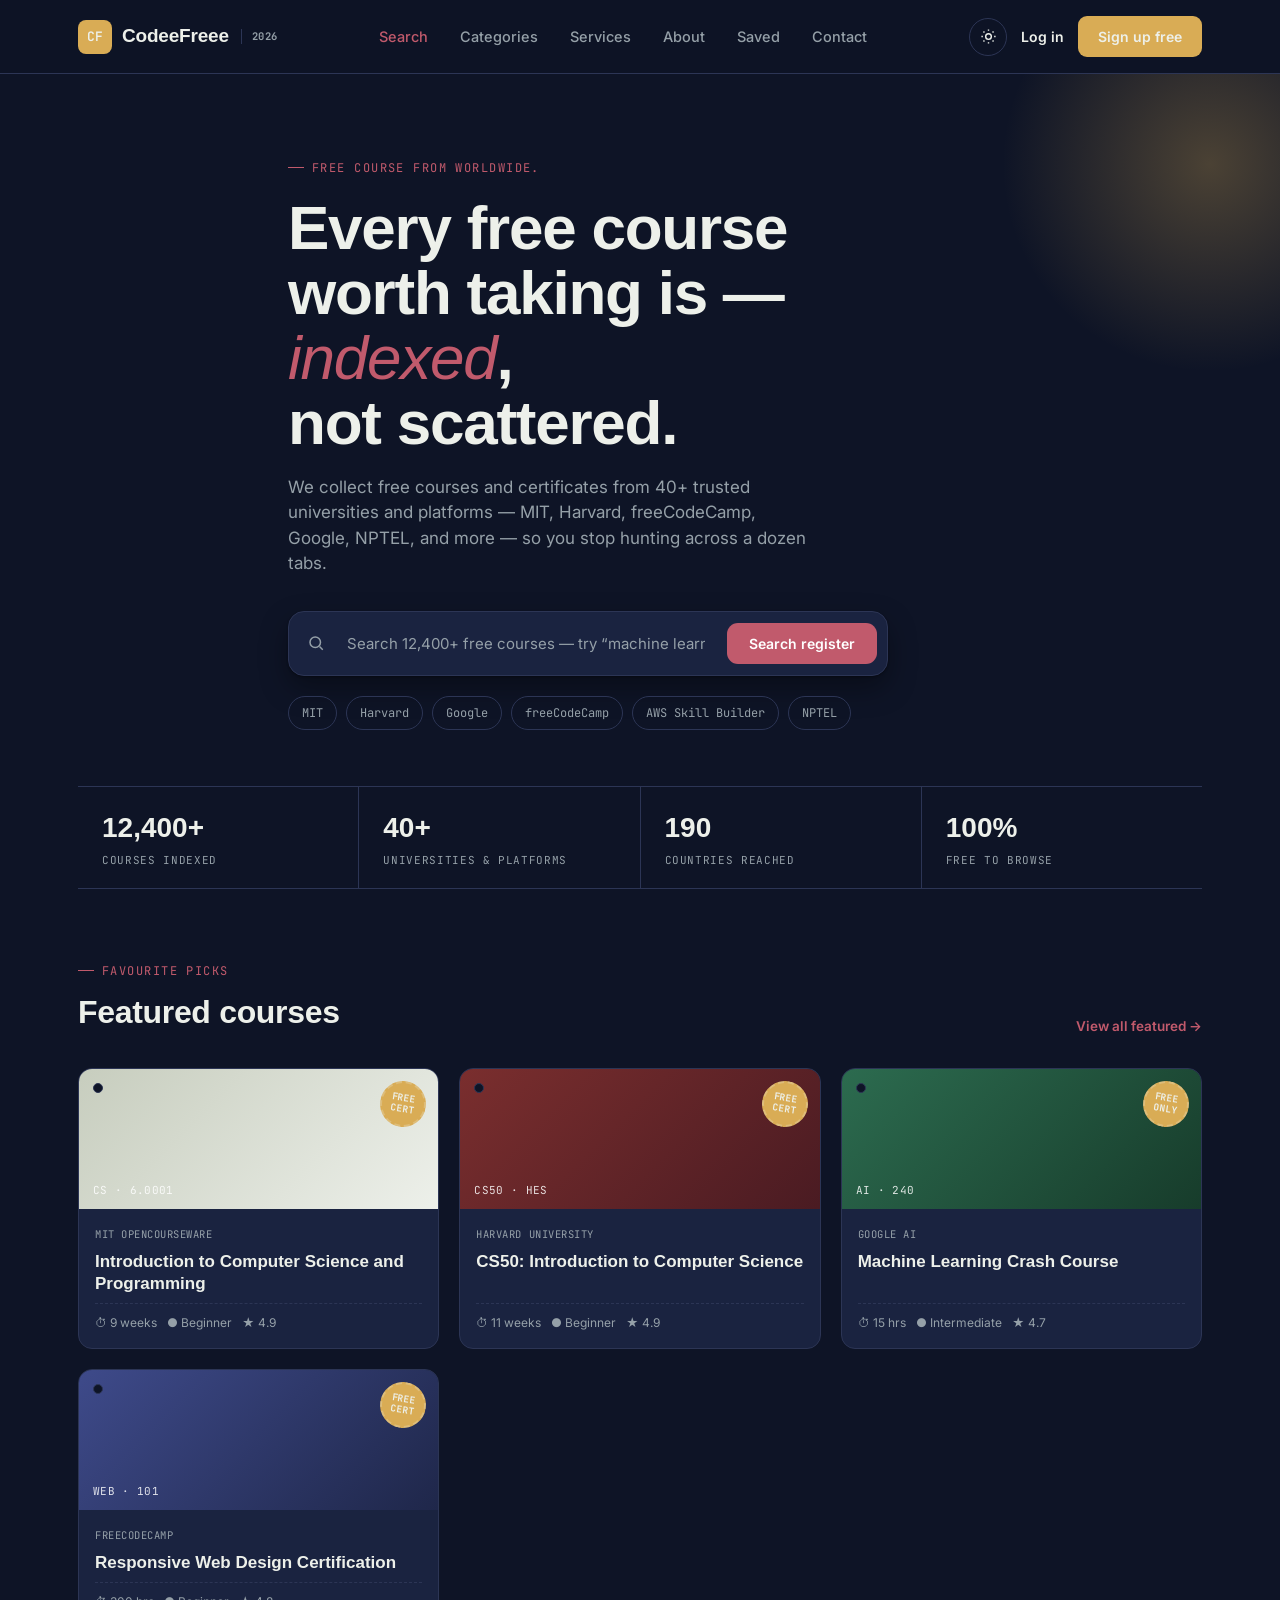
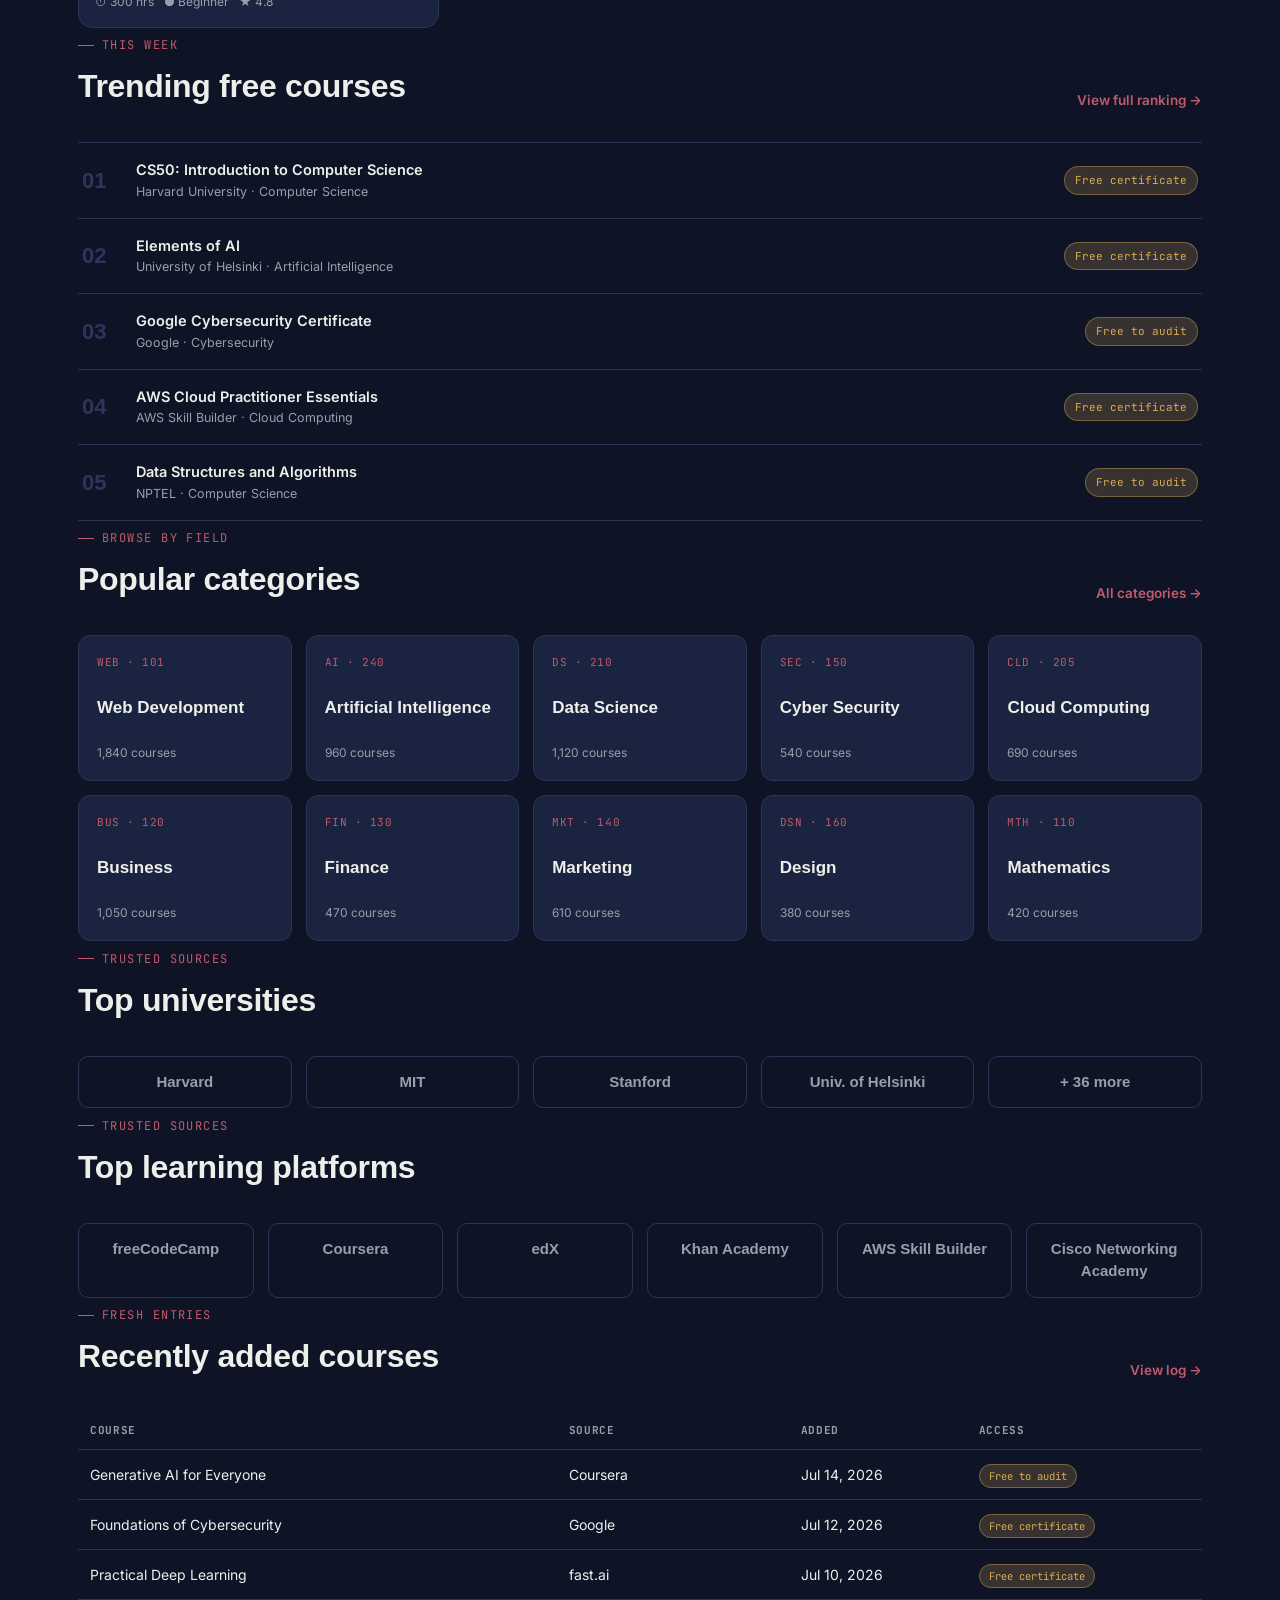
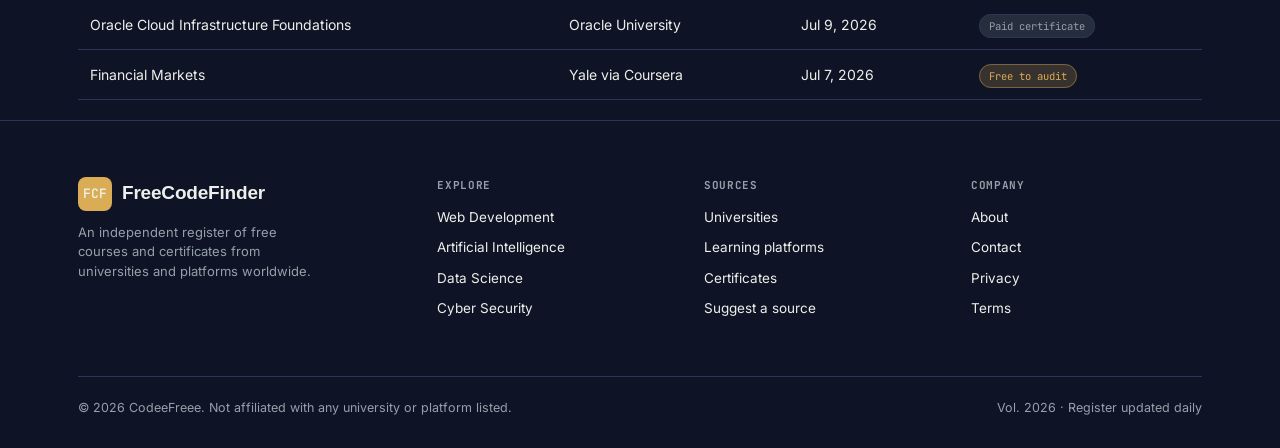
<file: index.html>
<!DOCTYPE html>
<html lang="en" data-theme="dark">
<head>
<meta charset="UTF-8">
<meta name="viewport" content="width=device-width, initial-scale=1.0">
<title>CoodeFree — The World Course Register</title>
<link rel="preconnect" href="https://fonts.googleapis.com">
<link rel="preconnect" href="https://fonts.gstatic.com" crossorigin>
<link href="https://fonts.googleapis.com/css2?family=Fraunces:opsz,wght@9..144,400;9..144,500;9..144,600;9..144,700&family=Inter:wght@400;500;600;700&family=JetBrains+Mono:wght@400;500;600&display=swap" rel="stylesheet">
<link rel="stylesheet" href="style.css">
</head>
<body>

<header class="nav">
  <div class="nav-row">
    <div class="brand">
      <div class="brand-mark">CF</div>
      <span class="brand-word">CodeeFreee</span>
      <span class="brand-tag">2026</span>
    </div>
    <nav class="nav-links">
      <a href="index.html" style="color:var(--crimson)">Search</a>
      <a href="#categories">Categories</a>
      <a href="services.html">Services</a>
      <a href="about.html">About</a>
      <a href="saved.html">Saved</a>
      <a href="contact.html">Contact</a>
    </nav>
    <div class="nav-actions">
      <button class="theme-toggle" id="themeToggle" aria-label="Toggle dark mode">
        <svg id="iconSun" viewBox="0 0 24 24" fill="none" stroke="currentColor" stroke-width="2"><circle cx="12" cy="12" r="4"/><path d="M12 2v2M12 20v2M4.9 4.9l1.4 1.4M17.7 17.7l1.4 1.4M2 12h2M20 12h2M4.9 19.1l1.4-1.4M17.7 6.3l1.4-1.4"/></svg>
      </button>
      <a href="login.html" class="btn-ghost">Log in</a>
      <a href="login.html" class="btn btn-primary">Sign up free</a>
      <button class="mobile-toggle" aria-label="Menu">
        <svg width="20" height="20" viewBox="0 0 24 24" fill="none" stroke="currentColor" stroke-width="2"><path d="M3 6h18M3 12h18M3 18h18"/></svg>
      </button>
    </div>
  </div>
</header>

<main>
  <!-- HERO -->
  <section class="hero">
    <div class="wrap hero-inner">
      <span class="eyebrow">Free Course From Worldwide.</span>
      <h1>Every free course<br>worth taking is — <em>indexed</em>,<br>not scattered.</h1>
      <p class="lead">We collect free courses and certificates from 40+ trusted universities and platforms — MIT, Harvard, freeCodeCamp, Google, NPTEL, and more — so you stop hunting across a dozen tabs.</p>

      <div class="search-panel">
        <svg width="18" height="18" viewBox="0 0 24 24" fill="none" stroke="currentColor" stroke-width="2" style="margin-left:8px;flex-shrink:0;color:var(--text-secondary)"><circle cx="11" cy="11" r="7"/><path d="M21 21l-4.3-4.3"/></svg>
        <input type="text" placeholder="Search 12,400+ free courses — try “machine learning”">
        <button>Search register</button>
      </div>

      <div class="chip-row">
        <span class="chip">MIT</span>
        <span class="chip">Harvard</span>
        <span class="chip">Google</span>
        <span class="chip">freeCodeCamp</span>
        <span class="chip">AWS Skill Builder</span>
        <span class="chip">NPTEL</span>
      </div>
    </div>

    <div class="wrap">
      <div class="ledger-strip reveal">
        <div class="ledger-stat"><div class="num">12,400+</div><div class="label">Courses indexed</div></div>
        <div class="ledger-stat"><div class="num">40+</div><div class="label">Universities &amp; platforms</div></div>
        <div class="ledger-stat"><div class="num">190</div><div class="label">Countries reached</div></div>
        <div class="ledger-stat"><div class="num">100%</div><div class="label">Free to browse</div></div>
      </div>
    </div>
  </section>

  <!-- FEATURED COURSES -->
  <section class="wrap">
    <div class="section-head reveal">
      <div>
        <span class="eyebrow">Favourite picks</span>
        <h2>Featured courses</h2>
      </div>
      <a href="#" class="section-link">View all featured →</a>
    </div>
    <div class="card-grid reveal">
      <article class="index-card">
        <div class="card-media"><span class="card-code">CS · 6.0001</span><div class="seal">FREE<br>CERT</div></div>
        <div class="card-body">
          <span class="card-source">MIT OpenCourseWare</span>
          <span class="card-title">Introduction to Computer Science and Programming</span>
          <div class="card-meta"><span>⏱ 9 weeks</span><span>● Beginner</span><span>★ 4.9</span></div>
        </div>
      </article>
      <article class="index-card">
        <div class="card-media" style="background:linear-gradient(135deg,#7A2E2E,#4A1B22)"><span class="card-code">CS50 · HES</span><div class="seal">FREE<br>CERT</div></div>
        <div class="card-body">
          <span class="card-source">Harvard University</span>
          <span class="card-title">CS50: Introduction to Computer Science</span>
          <div class="card-meta"><span>⏱ 11 weeks</span><span>● Beginner</span><span>★ 4.9</span></div>
        </div>
      </article>
      <article class="index-card">
        <div class="card-media" style="background:linear-gradient(135deg,#2C6B4F,#173C2B)"><span class="card-code">AI · 240</span><div class="seal">FREE<br>ONLY</div></div>
        <div class="card-body">
          <span class="card-source">Google AI</span>
          <span class="card-title">Machine Learning Crash Course</span>
          <div class="card-meta"><span>⏱ 15 hrs</span><span>● Intermediate</span><span>★ 4.7</span></div>
        </div>
      </article>
      <article class="index-card">
        <div class="card-media" style="background:linear-gradient(135deg,#3E4A8A,#1F274A)"><span class="card-code">WEB · 101</span><div class="seal">FREE<br>CERT</div></div>
        <div class="card-body">
          <span class="card-source">freeCodeCamp</span>
          <span class="card-title">Responsive Web Design Certification</span>
          <div class="card-meta"><span>⏱ 300 hrs</span><span>● Beginner</span><span>★ 4.8</span></div>
        </div>
      </article>
    </div>
  </section>

  <!-- TRENDING -->
  <section class="wrap">
    <div class="section-head reveal">
      <div><span class="eyebrow">This week</span><h2>Trending free courses</h2></div>
      <a href="#" class="section-link">View full ranking →</a>
    </div>
    <div class="trend-list reveal">
      <div class="trend-row">
        <span class="trend-rank">01</span>
        <div class="trend-info"><div class="trend-title">CS50: Introduction to Computer Science</div><div class="trend-sub">Harvard University · Computer Science</div></div>
        <span class="trend-badge">Free certificate</span>
      </div>
      <div class="trend-row">
        <span class="trend-rank">02</span>
        <div class="trend-info"><div class="trend-title">Elements of AI</div><div class="trend-sub">University of Helsinki · Artificial Intelligence</div></div>
        <span class="trend-badge">Free certificate</span>
      </div>
      <div class="trend-row">
        <span class="trend-rank">03</span>
        <div class="trend-info"><div class="trend-title">Google Cybersecurity Certificate</div><div class="trend-sub">Google · Cybersecurity</div></div>
        <span class="trend-badge">Free to audit</span>
      </div>
      <div class="trend-row">
        <span class="trend-rank">04</span>
        <div class="trend-info"><div class="trend-title">AWS Cloud Practitioner Essentials</div><div class="trend-sub">AWS Skill Builder · Cloud Computing</div></div>
        <span class="trend-badge">Free certificate</span>
      </div>
      <div class="trend-row">
        <span class="trend-rank">05</span>
        <div class="trend-info"><div class="trend-title">Data Structures and Algorithms</div><div class="trend-sub">NPTEL · Computer Science</div></div>
        <span class="trend-badge">Free to audit</span>
      </div>
    </div>
  </section>

  <!-- CATEGORIES -->
  <section class="wrap" id="categories">
    <div class="section-head reveal">
      <div><span class="eyebrow">Browse by field</span><h2>Popular categories</h2></div>
      <a href="#" class="section-link">All categories →</a>
    </div>
    <div class="cat-grid reveal">
      <a class="cat-tile" href="#"><span class="cat-code">WEB · 101</span><span class="cat-name">Web Development</span><span class="cat-count">1,840 courses</span></a>
      <a class="cat-tile" href="#"><span class="cat-code">AI · 240</span><span class="cat-name">Artificial Intelligence</span><span class="cat-count">960 courses</span></a>
      <a class="cat-tile" href="#"><span class="cat-code">DS · 210</span><span class="cat-name">Data Science</span><span class="cat-count">1,120 courses</span></a>
      <a class="cat-tile" href="#"><span class="cat-code">SEC · 150</span><span class="cat-name">Cyber Security</span><span class="cat-count">540 courses</span></a>
      <a class="cat-tile" href="#"><span class="cat-code">CLD · 205</span><span class="cat-name">Cloud Computing</span><span class="cat-count">690 courses</span></a>
      <a class="cat-tile" href="#"><span class="cat-code">BUS · 120</span><span class="cat-name">Business</span><span class="cat-count">1,050 courses</span></a>
      <a class="cat-tile" href="#"><span class="cat-code">FIN · 130</span><span class="cat-name">Finance</span><span class="cat-count">470 courses</span></a>
      <a class="cat-tile" href="#"><span class="cat-code">MKT · 140</span><span class="cat-name">Marketing</span><span class="cat-count">610 courses</span></a>
      <a class="cat-tile" href="#"><span class="cat-code">DSN · 160</span><span class="cat-name">Design</span><span class="cat-count">380 courses</span></a>
      <a class="cat-tile" href="#"><span class="cat-code">MTH · 110</span><span class="cat-name">Mathematics</span><span class="cat-count">420 courses</span></a>
    </div>
  </section>

  <!-- TOP UNIVERSITIES -->
  <section class="wrap">
    <div class="section-head reveal"><div><span class="eyebrow">Trusted sources</span><h2>Top universities</h2></div></div>
    <div class="logo-row reveal">
      <span class="logo-pill">Harvard</span>
      <span class="logo-pill">MIT</span>
      <span class="logo-pill">Stanford</span>
      <span class="logo-pill">Univ. of Helsinki</span>
      <span class="logo-pill">+ 36 more</span>
    </div>
  </section>

  <!-- TOP PLATFORMS -->
  <section class="wrap">
    <div class="section-head reveal"><div><span class="eyebrow">Trusted sources</span><h2>Top learning platforms</h2></div></div>
    <div class="logo-row reveal">
      <span class="logo-pill">freeCodeCamp</span>
      <span class="logo-pill">Coursera</span>
      <span class="logo-pill">edX</span>
      <span class="logo-pill">Khan Academy</span>
      <span class="logo-pill">AWS Skill Builder</span>
      <span class="logo-pill">Cisco Networking Academy</span>
    </div>
  </section>

  <!-- RECENTLY ADDED -->
  <section class="wrap">
    <div class="section-head reveal"><div><span class="eyebrow">Fresh entries</span><h2>Recently added courses</h2></div><a href="#" class="section-link">View log →</a></div>
    <div style="overflow-x:auto;" class="reveal">
      <table class="ledger-table">
        <thead><tr><th>Course</th><th class="hide-sm">Source</th><th class="hide-sm">Added</th><th>Access</th></tr></thead>
        <tbody>
          <tr><td>Generative AI for Everyone</td><td class="hide-sm">Coursera</td><td class="hide-sm">Jul 14, 2026</td><td><span class="tag-free">Free to audit</span></td></tr>
          <tr><td>Foundations of Cybersecurity</td><td class="hide-sm">Google</td><td class="hide-sm">Jul 12, 2026</td><td><span class="tag-free">Free certificate</span></td></tr>
          <tr><td>Practical Deep Learning</td><td class="hide-sm">fast.ai</td><td class="hide-sm">Jul 10, 2026</td><td><span class="tag-free">Free certificate</span></td></tr>
          <tr><td>Oracle Cloud Infrastructure Foundations</td><td class="hide-sm">Oracle University</td><td class="hide-sm">Jul 9, 2026</td><td><span class="tag-paid">Paid certificate</span></td></tr>
          <tr><td>Financial Markets</td><td class="hide-sm">Yale via Coursera</td><td class="hide-sm">Jul 7, 2026</td><td><span class="tag-free">Free to audit</span></td></tr>
        </tbody>
      </table>
    </div>
  </section>


<footer>
  <div class="wrap">
    <div class="footer-grid">
      <div class="footer-brand">
        <div class="brand"><div class="brand-mark">FCF</div><span class="brand-word">FreeCodeFinder</span></div>
        <p>An independent register of free courses and certificates from universities and platforms worldwide.</p>
      </div>
      <div class="footer-col">
        <h4>Explore</h4>
        <ul><li><a href="#">Web Development</a></li><li><a href="#">Artificial Intelligence</a></li><li><a href="#">Data Science</a></li><li><a href="#">Cyber Security</a></li></ul>
      </div>
      <div class="footer-col">
        <h4>Sources</h4>
        <ul><li><a href="#">Universities</a></li><li><a href="#">Learning platforms</a></li><li><a href="#">Certificates</a></li><li><a href="contact.html">Suggest a source</a></li></ul>
      </div>
      <div class="footer-col">
        <h4>Company</h4>
        <ul><li><a href="about.html">About</a></li><li><a href="contact.html">Contact</a></li><li><a href="#">Privacy</a></li><li><a href="#">Terms</a></li></ul>
      </div>
    </div>
    <div class="footer-bottom">
      <span>© 2026 CodeeFreee. Not affiliated with any university or platform listed.</span>
      <span>Vol. 2026 · Register updated daily</span>
    </div>
  </div>
</footer>

<script>
// ===============================
//CodeeFreee - Main Script
// ===============================

document.addEventListener("DOMContentLoaded", () => {

    // =========================
    // Theme Toggle
    // =========================

    const root = document.documentElement;
    const themeBtn = document.getElementById("themeToggle");

    const savedTheme = localStorage.getItem("theme");

    if (savedTheme) {
        root.setAttribute("data-theme", savedTheme);
    }

    themeBtn?.addEventListener("click", () => {

        const current = root.getAttribute("data-theme");

        const next = current === "dark"
            ? "light"
            : "dark";

        root.setAttribute("data-theme", next);

        localStorage.setItem("theme", next);

    });


    // =========================
    // Reveal Animation
    // =========================

    const observer = new IntersectionObserver(entries => {

        entries.forEach(entry => {

            if (entry.isIntersecting) {

                entry.target.classList.add("in");

                observer.unobserve(entry.target);

            }

        });

    }, {
        threshold: 0.15
    });

    document.querySelectorAll(".reveal").forEach(element => {
        observer.observe(element);
    });


    // =========================
    // Mobile Navigation
    // =========================

    const menuBtn = document.querySelector(".mobile-toggle");
    const nav = document.querySelector(".nav-links");

    menuBtn?.addEventListener("click", () => {

        nav.classList.toggle("show");

    });


    // =========================
    // Search Button
    // =========================

    const searchInput = document.querySelector(".search-panel input");
    const searchButton = document.querySelector(".search-panel button");

    function searchCourses() {

        const keyword = searchInput.value.trim();

        if (keyword === "") {

            alert("Please enter a course name.");

            return;
        }

        alert("Searching for: " + keyword);

        // Future API:
        // window.location.href = "search.html?q=" + encodeURIComponent(keyword);

    }

    searchButton?.addEventListener("click", searchCourses);

    searchInput?.addEventListener("keydown", function(e){

        if(e.key === "Enter"){

            searchCourses();

        }

    });


    // =========================
    // Featured Cards
    // =========================

    document.querySelectorAll(".index-card").forEach(card => {

        card.style.cursor = "pointer";

        card.addEventListener("click", () => {

            const title = card.querySelector(".card-title").innerText;

            alert("Opening:\n" + title);

            // Future:
            // window.location.href = "course.html";

        });

    });


    // =========================
    // Category Tiles
    // =========================

    document.querySelectorAll(".cat-tile").forEach(tile => {

        tile.addEventListener("click", function(e){

            e.preventDefault();

            const category = this.querySelector(".cat-name").innerText;

            alert(category);

        });

    });


    // =========================
    // Trending Courses
    // =========================

    document.querySelectorAll(".trend-row").forEach(row => {

        row.style.cursor = "pointer";

        row.addEventListener("click", () => {

            const title = row.querySelector(".trend-title").innerText;

            alert(title);

        });

    });


    // =========================
    // Smooth Scroll
    // =========================

    document.querySelectorAll('a[href^="#"]').forEach(link => {

        link.addEventListener("click", function(e){

            e.preventDefault();

            const target = document.querySelector(this.getAttribute("href"));

            if(target){

                target.scrollIntoView({

                    behavior: "smooth"

                });

            }

        });

    });


    // =========================
    // Footer Links
    // =========================

    document.querySelectorAll("footer a").forEach(link => {

        link.addEventListener("click", function(){

            console.log("Opening:", this.innerText);

        });

    });


    // =========================
    // Current Year
    // =========================

    console.log("FreeCodeFinder Loaded");

});
</script>

</body>
</html>
</file>
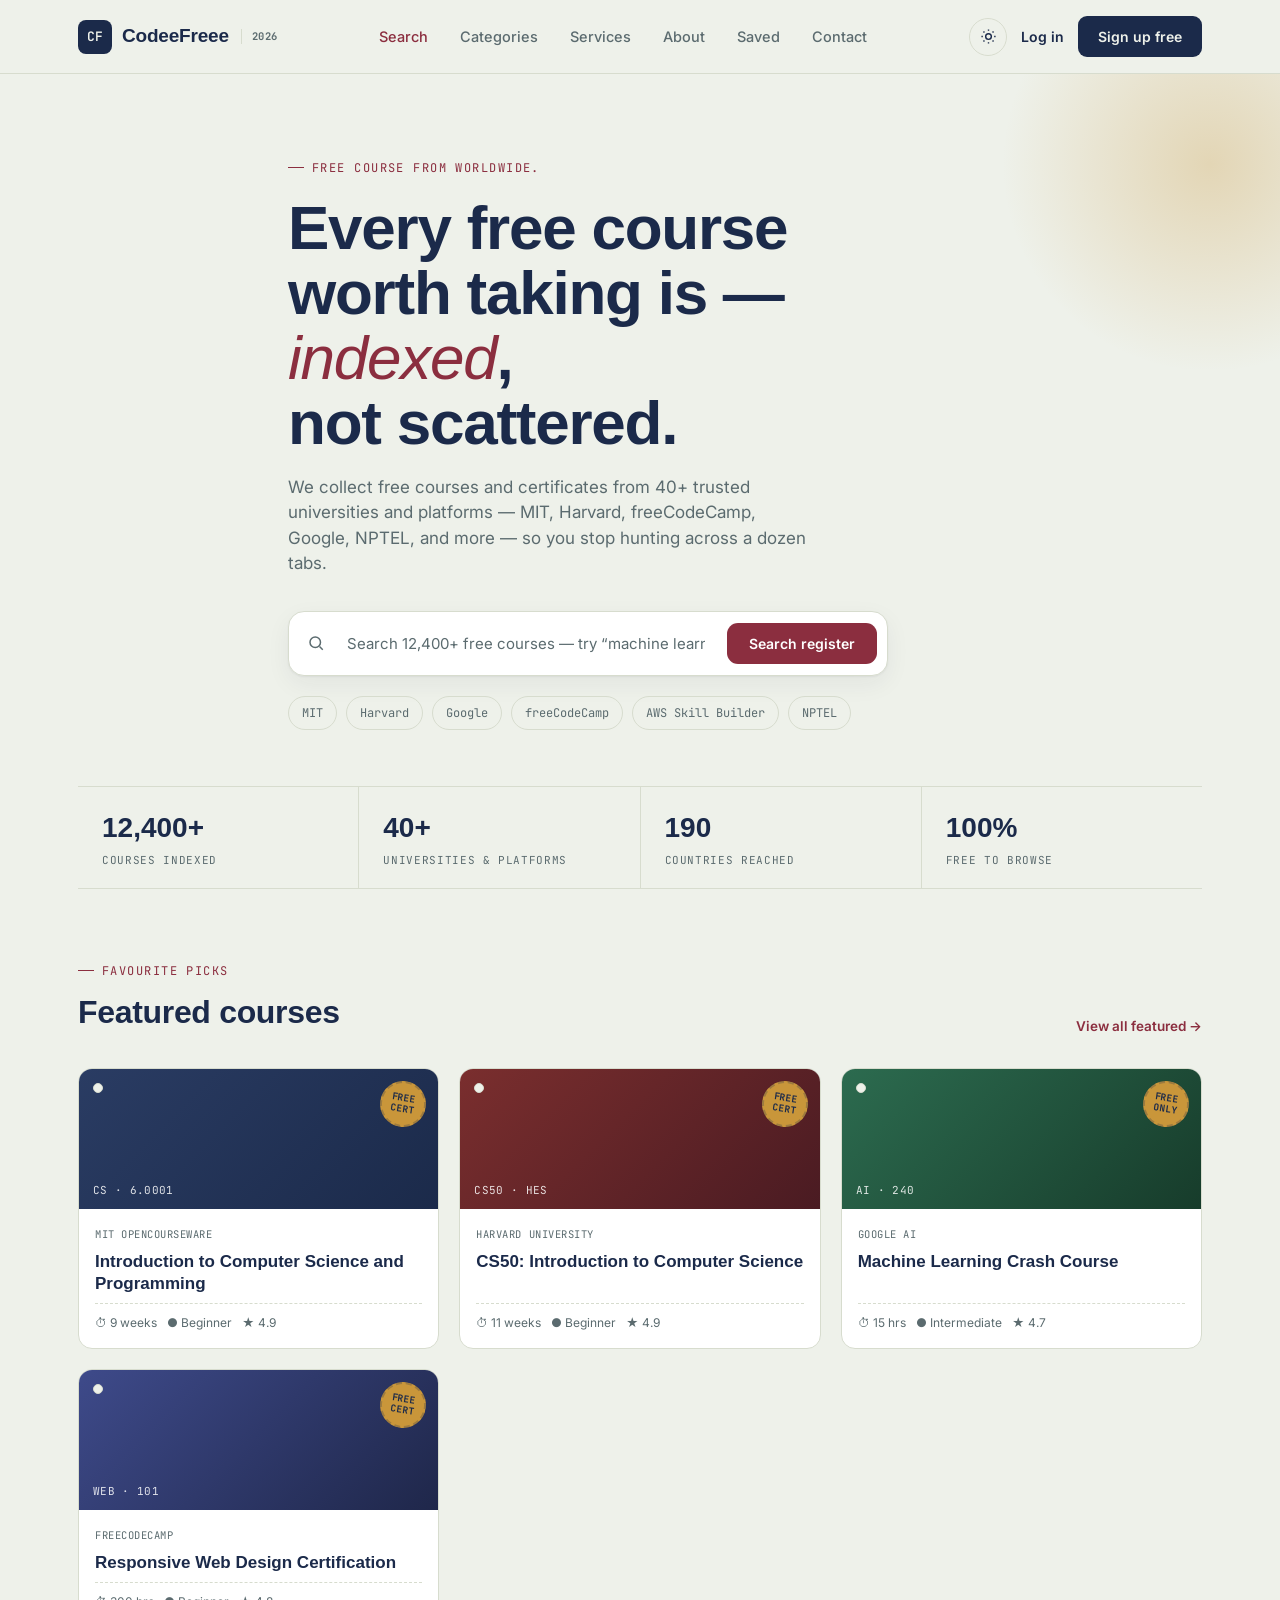
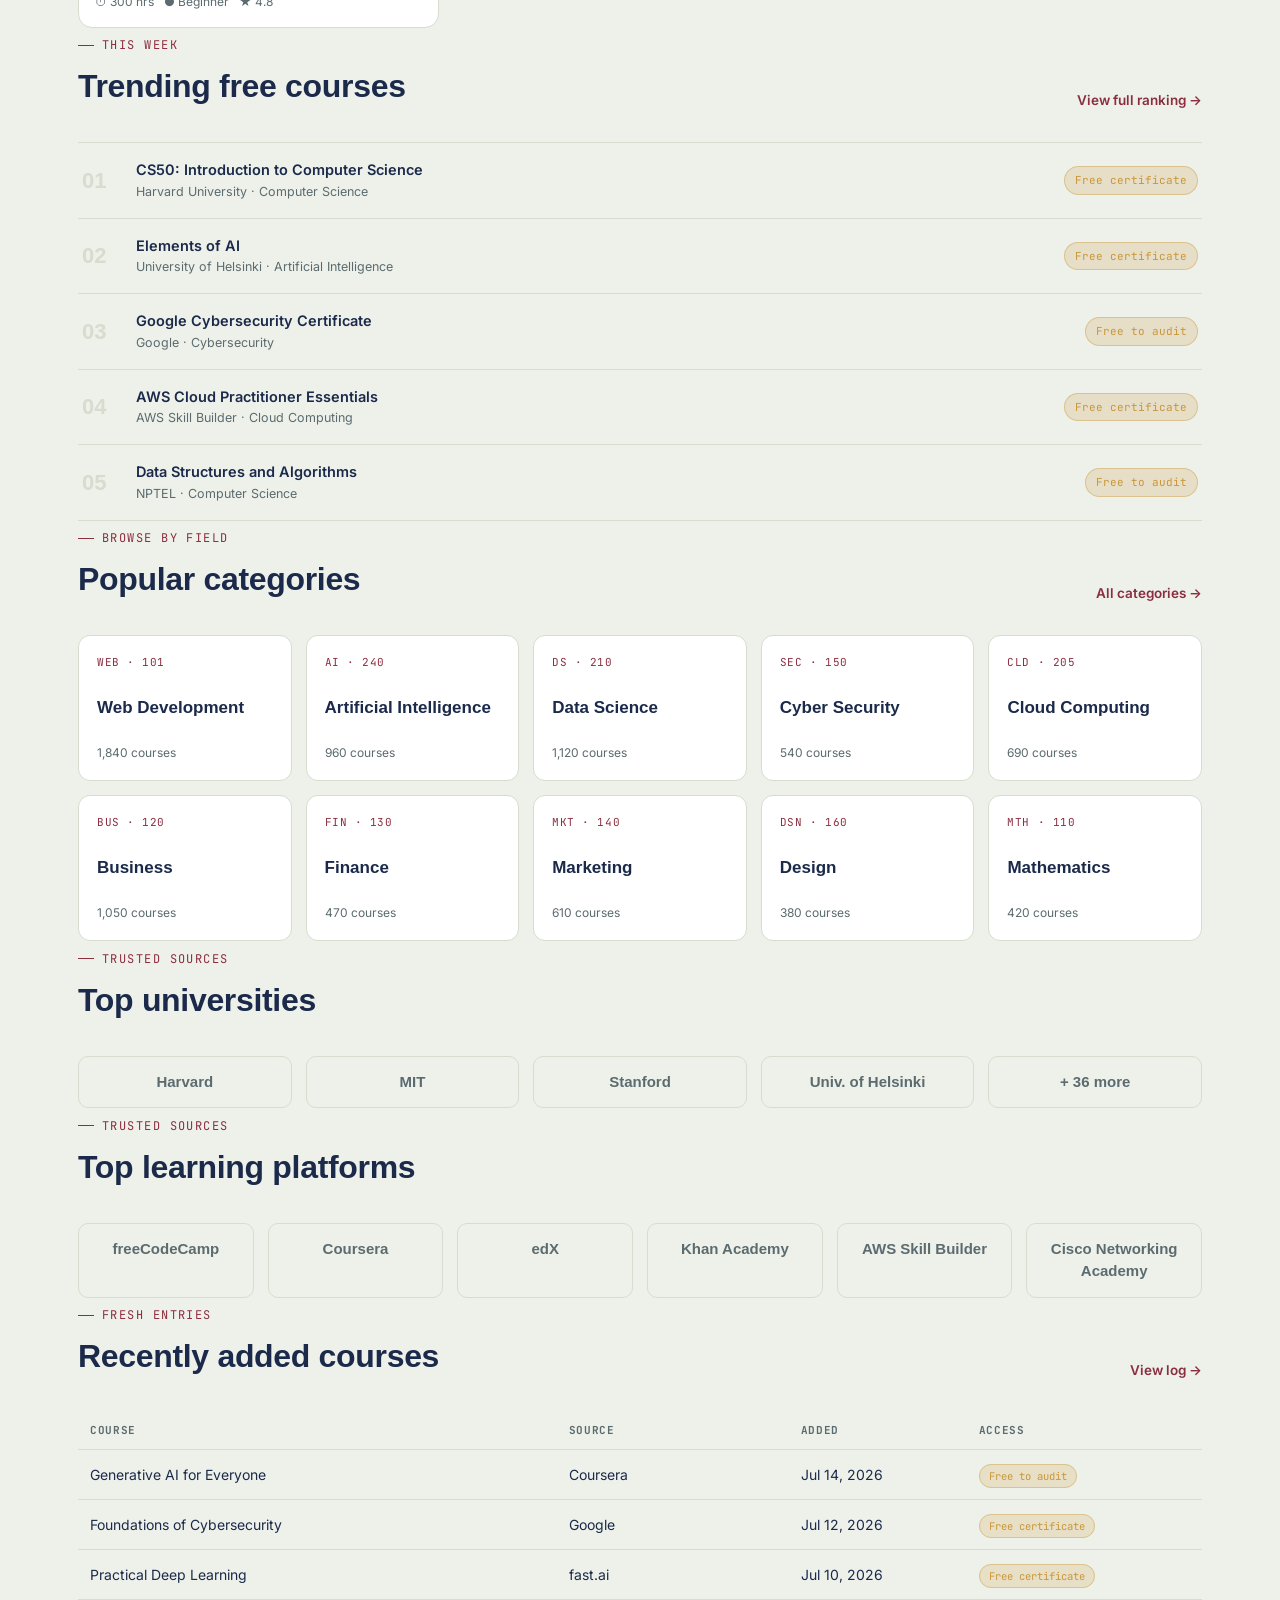
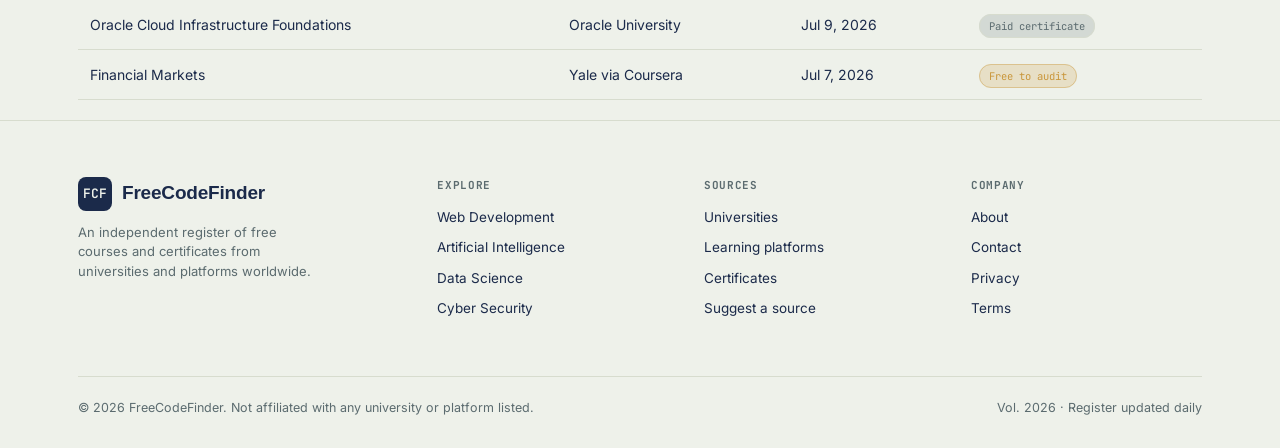
<file: CodeeFree/index.html>
<!DOCTYPE html>
<html lang="en" data-theme="light">
<head>
<meta charset="UTF-8">
<meta name="viewport" content="width=device-width, initial-scale=1.0">
<title>CoodeFree — The World Course Register</title>
<link rel="preconnect" href="https://fonts.googleapis.com">
<link rel="preconnect" href="https://fonts.gstatic.com" crossorigin>
<link href="https://fonts.googleapis.com/css2?family=Fraunces:opsz,wght@9..144,400;9..144,500;9..144,600;9..144,700&family=Inter:wght@400;500;600;700&family=JetBrains+Mono:wght@400;500;600&display=swap" rel="stylesheet">
<link rel="stylesheet" href="style.css">
</head>
<body>

<header class="nav">
  <div class="nav-row">
    <div class="brand">
      <div class="brand-mark">CF</div>
      <span class="brand-word">CodeeFreee</span>
      <span class="brand-tag">2026</span>
    </div>
    <nav class="nav-links">
      <a href="index.html" style="color:var(--crimson)">Search</a>
      <a href="#categories">Categories</a>
      <a href="services.html">Services</a>
      <a href="about.html">About</a>
      <a href="saved.html">Saved</a>
      <a href="contact.html">Contact</a>
    </nav>
    <div class="nav-actions">
      <button class="theme-toggle" id="themeToggle" aria-label="Toggle dark mode">
        <svg id="iconSun" viewBox="0 0 24 24" fill="none" stroke="currentColor" stroke-width="2"><circle cx="12" cy="12" r="4"/><path d="M12 2v2M12 20v2M4.9 4.9l1.4 1.4M17.7 17.7l1.4 1.4M2 12h2M20 12h2M4.9 19.1l1.4-1.4M17.7 6.3l1.4-1.4"/></svg>
      </button>
      <a href="login.html" class="btn-ghost">Log in</a>
      <a href="login.html" class="btn btn-primary">Sign up free</a>
      <button class="mobile-toggle" aria-label="Menu">
        <svg width="20" height="20" viewBox="0 0 24 24" fill="none" stroke="currentColor" stroke-width="2"><path d="M3 6h18M3 12h18M3 18h18"/></svg>
      </button>
    </div>
  </div>
</header>

<main>
  <!-- HERO -->
  <section class="hero">
    <div class="wrap hero-inner">
      <span class="eyebrow">Free Course From Worldwide.</span>
      <h1>Every free course<br>worth taking is — <em>indexed</em>,<br>not scattered.</h1>
      <p class="lead">We collect free courses and certificates from 40+ trusted universities and platforms — MIT, Harvard, freeCodeCamp, Google, NPTEL, and more — so you stop hunting across a dozen tabs.</p>

      <div class="search-panel">
        <svg width="18" height="18" viewBox="0 0 24 24" fill="none" stroke="currentColor" stroke-width="2" style="margin-left:8px;flex-shrink:0;color:var(--text-secondary)"><circle cx="11" cy="11" r="7"/><path d="M21 21l-4.3-4.3"/></svg>
        <input type="text" placeholder="Search 12,400+ free courses — try “machine learning”">
        <button>Search register</button>
      </div>

      <div class="chip-row">
        <span class="chip">MIT</span>
        <span class="chip">Harvard</span>
        <span class="chip">Google</span>
        <span class="chip">freeCodeCamp</span>
        <span class="chip">AWS Skill Builder</span>
        <span class="chip">NPTEL</span>
      </div>
    </div>

    <div class="wrap">
      <div class="ledger-strip reveal">
        <div class="ledger-stat"><div class="num">12,400+</div><div class="label">Courses indexed</div></div>
        <div class="ledger-stat"><div class="num">40+</div><div class="label">Universities &amp; platforms</div></div>
        <div class="ledger-stat"><div class="num">190</div><div class="label">Countries reached</div></div>
        <div class="ledger-stat"><div class="num">100%</div><div class="label">Free to browse</div></div>
      </div>
    </div>
  </section>

  <!-- FEATURED COURSES -->
  <section class="wrap">
    <div class="section-head reveal">
      <div>
        <span class="eyebrow">Favourite picks</span>
        <h2>Featured courses</h2>
      </div>
      <a href="#" class="section-link">View all featured →</a>
    </div>
    <div class="card-grid reveal">
      <article class="index-card">
        <div class="card-media"><span class="card-code">CS · 6.0001</span><div class="seal">FREE<br>CERT</div></div>
        <div class="card-body">
          <span class="card-source">MIT OpenCourseWare</span>
          <span class="card-title">Introduction to Computer Science and Programming</span>
          <div class="card-meta"><span>⏱ 9 weeks</span><span>● Beginner</span><span>★ 4.9</span></div>
        </div>
      </article>
      <article class="index-card">
        <div class="card-media" style="background:linear-gradient(135deg,#7A2E2E,#4A1B22)"><span class="card-code">CS50 · HES</span><div class="seal">FREE<br>CERT</div></div>
        <div class="card-body">
          <span class="card-source">Harvard University</span>
          <span class="card-title">CS50: Introduction to Computer Science</span>
          <div class="card-meta"><span>⏱ 11 weeks</span><span>● Beginner</span><span>★ 4.9</span></div>
        </div>
      </article>
      <article class="index-card">
        <div class="card-media" style="background:linear-gradient(135deg,#2C6B4F,#173C2B)"><span class="card-code">AI · 240</span><div class="seal">FREE<br>ONLY</div></div>
        <div class="card-body">
          <span class="card-source">Google AI</span>
          <span class="card-title">Machine Learning Crash Course</span>
          <div class="card-meta"><span>⏱ 15 hrs</span><span>● Intermediate</span><span>★ 4.7</span></div>
        </div>
      </article>
      <article class="index-card">
        <div class="card-media" style="background:linear-gradient(135deg,#3E4A8A,#1F274A)"><span class="card-code">WEB · 101</span><div class="seal">FREE<br>CERT</div></div>
        <div class="card-body">
          <span class="card-source">freeCodeCamp</span>
          <span class="card-title">Responsive Web Design Certification</span>
          <div class="card-meta"><span>⏱ 300 hrs</span><span>● Beginner</span><span>★ 4.8</span></div>
        </div>
      </article>
    </div>
  </section>

  <!-- TRENDING -->
  <section class="wrap">
    <div class="section-head reveal">
      <div><span class="eyebrow">This week</span><h2>Trending free courses</h2></div>
      <a href="#" class="section-link">View full ranking →</a>
    </div>
    <div class="trend-list reveal">
      <div class="trend-row">
        <span class="trend-rank">01</span>
        <div class="trend-info"><div class="trend-title">CS50: Introduction to Computer Science</div><div class="trend-sub">Harvard University · Computer Science</div></div>
        <span class="trend-badge">Free certificate</span>
      </div>
      <div class="trend-row">
        <span class="trend-rank">02</span>
        <div class="trend-info"><div class="trend-title">Elements of AI</div><div class="trend-sub">University of Helsinki · Artificial Intelligence</div></div>
        <span class="trend-badge">Free certificate</span>
      </div>
      <div class="trend-row">
        <span class="trend-rank">03</span>
        <div class="trend-info"><div class="trend-title">Google Cybersecurity Certificate</div><div class="trend-sub">Google · Cybersecurity</div></div>
        <span class="trend-badge">Free to audit</span>
      </div>
      <div class="trend-row">
        <span class="trend-rank">04</span>
        <div class="trend-info"><div class="trend-title">AWS Cloud Practitioner Essentials</div><div class="trend-sub">AWS Skill Builder · Cloud Computing</div></div>
        <span class="trend-badge">Free certificate</span>
      </div>
      <div class="trend-row">
        <span class="trend-rank">05</span>
        <div class="trend-info"><div class="trend-title">Data Structures and Algorithms</div><div class="trend-sub">NPTEL · Computer Science</div></div>
        <span class="trend-badge">Free to audit</span>
      </div>
    </div>
  </section>

  <!-- CATEGORIES -->
  <section class="wrap" id="categories">
    <div class="section-head reveal">
      <div><span class="eyebrow">Browse by field</span><h2>Popular categories</h2></div>
      <a href="#" class="section-link">All categories →</a>
    </div>
    <div class="cat-grid reveal">
      <a class="cat-tile" href="#"><span class="cat-code">WEB · 101</span><span class="cat-name">Web Development</span><span class="cat-count">1,840 courses</span></a>
      <a class="cat-tile" href="#"><span class="cat-code">AI · 240</span><span class="cat-name">Artificial Intelligence</span><span class="cat-count">960 courses</span></a>
      <a class="cat-tile" href="#"><span class="cat-code">DS · 210</span><span class="cat-name">Data Science</span><span class="cat-count">1,120 courses</span></a>
      <a class="cat-tile" href="#"><span class="cat-code">SEC · 150</span><span class="cat-name">Cyber Security</span><span class="cat-count">540 courses</span></a>
      <a class="cat-tile" href="#"><span class="cat-code">CLD · 205</span><span class="cat-name">Cloud Computing</span><span class="cat-count">690 courses</span></a>
      <a class="cat-tile" href="#"><span class="cat-code">BUS · 120</span><span class="cat-name">Business</span><span class="cat-count">1,050 courses</span></a>
      <a class="cat-tile" href="#"><span class="cat-code">FIN · 130</span><span class="cat-name">Finance</span><span class="cat-count">470 courses</span></a>
      <a class="cat-tile" href="#"><span class="cat-code">MKT · 140</span><span class="cat-name">Marketing</span><span class="cat-count">610 courses</span></a>
      <a class="cat-tile" href="#"><span class="cat-code">DSN · 160</span><span class="cat-name">Design</span><span class="cat-count">380 courses</span></a>
      <a class="cat-tile" href="#"><span class="cat-code">MTH · 110</span><span class="cat-name">Mathematics</span><span class="cat-count">420 courses</span></a>
    </div>
  </section>

  <!-- TOP UNIVERSITIES -->
  <section class="wrap">
    <div class="section-head reveal"><div><span class="eyebrow">Trusted sources</span><h2>Top universities</h2></div></div>
    <div class="logo-row reveal">
      <span class="logo-pill">Harvard</span>
      <span class="logo-pill">MIT</span>
      <span class="logo-pill">Stanford</span>
      <span class="logo-pill">Univ. of Helsinki</span>
      <span class="logo-pill">+ 36 more</span>
    </div>
  </section>

  <!-- TOP PLATFORMS -->
  <section class="wrap">
    <div class="section-head reveal"><div><span class="eyebrow">Trusted sources</span><h2>Top learning platforms</h2></div></div>
    <div class="logo-row reveal">
      <span class="logo-pill">freeCodeCamp</span>
      <span class="logo-pill">Coursera</span>
      <span class="logo-pill">edX</span>
      <span class="logo-pill">Khan Academy</span>
      <span class="logo-pill">AWS Skill Builder</span>
      <span class="logo-pill">Cisco Networking Academy</span>
    </div>
  </section>

  <!-- RECENTLY ADDED -->
  <section class="wrap">
    <div class="section-head reveal"><div><span class="eyebrow">Fresh entries</span><h2>Recently added courses</h2></div><a href="#" class="section-link">View log →</a></div>
    <div style="overflow-x:auto;" class="reveal">
      <table class="ledger-table">
        <thead><tr><th>Course</th><th class="hide-sm">Source</th><th class="hide-sm">Added</th><th>Access</th></tr></thead>
        <tbody>
          <tr><td>Generative AI for Everyone</td><td class="hide-sm">Coursera</td><td class="hide-sm">Jul 14, 2026</td><td><span class="tag-free">Free to audit</span></td></tr>
          <tr><td>Foundations of Cybersecurity</td><td class="hide-sm">Google</td><td class="hide-sm">Jul 12, 2026</td><td><span class="tag-free">Free certificate</span></td></tr>
          <tr><td>Practical Deep Learning</td><td class="hide-sm">fast.ai</td><td class="hide-sm">Jul 10, 2026</td><td><span class="tag-free">Free certificate</span></td></tr>
          <tr><td>Oracle Cloud Infrastructure Foundations</td><td class="hide-sm">Oracle University</td><td class="hide-sm">Jul 9, 2026</td><td><span class="tag-paid">Paid certificate</span></td></tr>
          <tr><td>Financial Markets</td><td class="hide-sm">Yale via Coursera</td><td class="hide-sm">Jul 7, 2026</td><td><span class="tag-free">Free to audit</span></td></tr>
        </tbody>
      </table>
    </div>
  </section>


<footer>
  <div class="wrap">
    <div class="footer-grid">
      <div class="footer-brand">
        <div class="brand"><div class="brand-mark">FCF</div><span class="brand-word">FreeCodeFinder</span></div>
        <p>An independent register of free courses and certificates from universities and platforms worldwide.</p>
      </div>
      <div class="footer-col">
        <h4>Explore</h4>
        <ul><li><a href="#">Web Development</a></li><li><a href="#">Artificial Intelligence</a></li><li><a href="#">Data Science</a></li><li><a href="#">Cyber Security</a></li></ul>
      </div>
      <div class="footer-col">
        <h4>Sources</h4>
        <ul><li><a href="#">Universities</a></li><li><a href="#">Learning platforms</a></li><li><a href="#">Certificates</a></li><li><a href="contact.html">Suggest a source</a></li></ul>
      </div>
      <div class="footer-col">
        <h4>Company</h4>
        <ul><li><a href="about.html">About</a></li><li><a href="contact.html">Contact</a></li><li><a href="#">Privacy</a></li><li><a href="#">Terms</a></li></ul>
      </div>
    </div>
    <div class="footer-bottom">
      <span>© 2026 FreeCodeFinder. Not affiliated with any university or platform listed.</span>
      <span>Vol. 2026 · Register updated daily</span>
    </div>
  </div>
</footer>

<script>
// ===============================
// FreeCodeFinder - Main Script
// ===============================

document.addEventListener("DOMContentLoaded", () => {

    // =========================
    // Theme Toggle
    // =========================

    const root = document.documentElement;
    const themeBtn = document.getElementById("themeToggle");

    const savedTheme = localStorage.getItem("theme");

    if (savedTheme) {
        root.setAttribute("data-theme", savedTheme);
    }

    themeBtn?.addEventListener("click", () => {

        const current = root.getAttribute("data-theme");

        const next = current === "dark"
            ? "light"
            : "dark";

        root.setAttribute("data-theme", next);

        localStorage.setItem("theme", next);

    });


    // =========================
    // Reveal Animation
    // =========================

    const observer = new IntersectionObserver(entries => {

        entries.forEach(entry => {

            if (entry.isIntersecting) {

                entry.target.classList.add("in");

                observer.unobserve(entry.target);

            }

        });

    }, {
        threshold: 0.15
    });

    document.querySelectorAll(".reveal").forEach(element => {
        observer.observe(element);
    });


    // =========================
    // Mobile Navigation
    // =========================

    const menuBtn = document.querySelector(".mobile-toggle");
    const nav = document.querySelector(".nav-links");

    menuBtn?.addEventListener("click", () => {

        nav.classList.toggle("show");

    });


    // =========================
    // Search Button
    // =========================

    const searchInput = document.querySelector(".search-panel input");
    const searchButton = document.querySelector(".search-panel button");

    function searchCourses() {

        const keyword = searchInput.value.trim();

        if (keyword === "") {

            alert("Please enter a course name.");

            return;
        }

        alert("Searching for: " + keyword);

        // Future API:
        // window.location.href = "search.html?q=" + encodeURIComponent(keyword);

    }

    searchButton?.addEventListener("click", searchCourses);

    searchInput?.addEventListener("keydown", function(e){

        if(e.key === "Enter"){

            searchCourses();

        }

    });


    // =========================
    // Featured Cards
    // =========================

    document.querySelectorAll(".index-card").forEach(card => {

        card.style.cursor = "pointer";

        card.addEventListener("click", () => {

            const title = card.querySelector(".card-title").innerText;

            alert("Opening:\n" + title);

            // Future:
            // window.location.href = "course.html";

        });

    });


    // =========================
    // Category Tiles
    // =========================

    document.querySelectorAll(".cat-tile").forEach(tile => {

        tile.addEventListener("click", function(e){

            e.preventDefault();

            const category = this.querySelector(".cat-name").innerText;

            alert(category);

        });

    });


    // =========================
    // Trending Courses
    // =========================

    document.querySelectorAll(".trend-row").forEach(row => {

        row.style.cursor = "pointer";

        row.addEventListener("click", () => {

            const title = row.querySelector(".trend-title").innerText;

            alert(title);

        });

    });


    // =========================
    // Smooth Scroll
    // =========================

    document.querySelectorAll('a[href^="#"]').forEach(link => {

        link.addEventListener("click", function(e){

            e.preventDefault();

            const target = document.querySelector(this.getAttribute("href"));

            if(target){

                target.scrollIntoView({

                    behavior: "smooth"

                });

            }

        });

    });


    // =========================
    // Footer Links
    // =========================

    document.querySelectorAll("footer a").forEach(link => {

        link.addEventListener("click", function(){

            console.log("Opening:", this.innerText);

        });

    });


    // =========================
    // Current Year
    // =========================

    console.log("FreeCodeFinder Loaded");

});
</script>

</body>
</html>
</file>
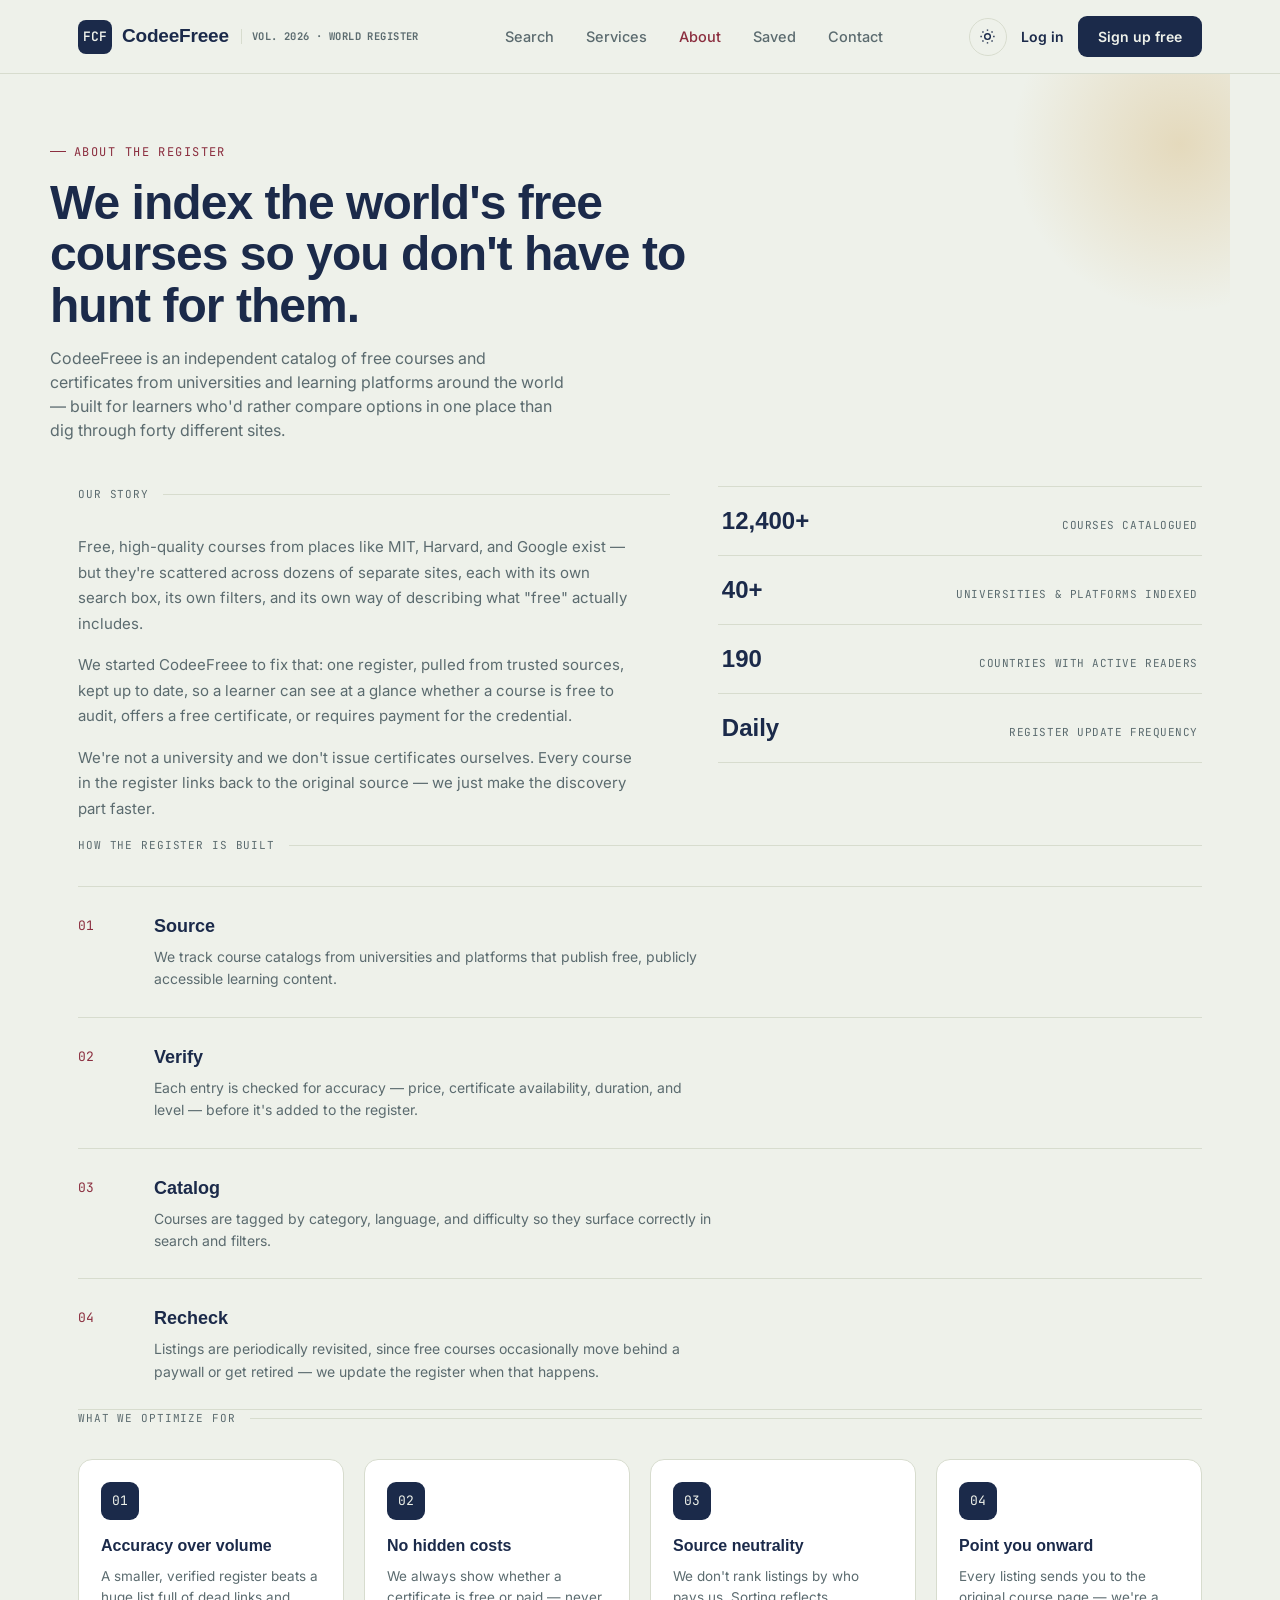
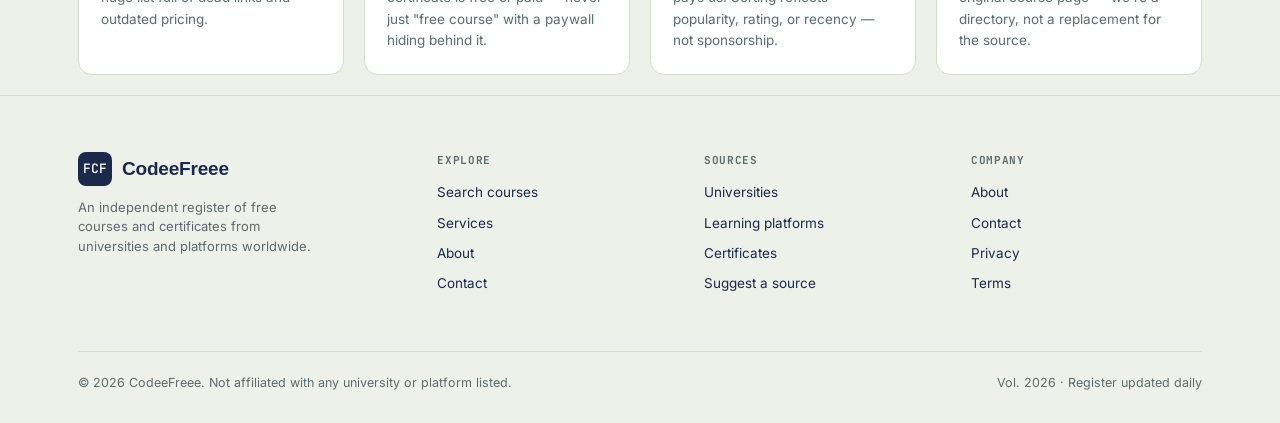
<file: about.html>
<!DOCTYPE html>
<html lang="en" data-theme="light">
<head>
<meta charset="UTF-8">
<meta name="viewport" content="width=device-width, initial-scale=1.0">
<title>About CodeeFreee</title>
<link rel="preconnect" href="https://fonts.googleapis.com">
<link rel="preconnect" href="https://fonts.gstatic.com" crossorigin>
<link href="https://fonts.googleapis.com/css2?family=Fraunces:opsz,wght@9..144,400;9..144,500;9..144,600;9..144,700&family=Inter:wght@400;500;600;700&family=JetBrains+Mono:wght@400;500;600&display=swap" rel="stylesheet">
<link rel="stylesheet" href="style.css">
</head>
<body>

<header class="nav">
  <div class="nav-row">
    <div class="brand">
      <div class="brand-mark">FCF</div>
      <span class="brand-word">CodeeFreee</span>
      <span class="brand-tag">VOL. 2026 &middot; WORLD REGISTER</span>
    </div>
    <nav class="nav-links">
      <a href="index.html">Search</a>
      <a href="services.html">Services</a>
      <a href="about.html" style="color:var(--crimson)">About</a>
      <a href="saved.html">Saved</a>
      <a href="contact.html">Contact</a>
    </nav>
    <div class="nav-actions">
      <button class="theme-toggle" id="themeToggle" aria-label="Toggle dark mode">
        <svg id="iconSun" viewBox="0 0 24 24" fill="none" stroke="currentColor" stroke-width="2"><circle cx="12" cy="12" r="4"/><path d="M12 2v2M12 20v2M4.9 4.9l1.4 1.4M17.7 17.7l1.4 1.4M2 12h2M20 12h2M4.9 19.1l1.4-1.4M17.7 6.3l1.4-1.4"/></svg>
      </button>
      <a href="login.html" class="btn-ghost">Log in</a>
      <a href="login.html" class="btn btn-primary">Sign up free</a>
      <button class="mobile-toggle" aria-label="Menu">
        <svg width="20" height="20" viewBox="0 0 24 24" fill="none" stroke="currentColor" stroke-width="2"><path d="M3 6h18M3 12h18M3 18h18"/></svg>
      </button>
    </div>
  </div>
</header>

<main>
  <section class="page-header wrap">
    <span class="eyebrow">About the register</span>
    <h1>We index the world's free courses so you don't have to hunt for them.</h1>
    <p class="lead">CodeeFreee is an independent catalog of free courses and certificates from universities and learning platforms around the world — built for learners who'd rather compare options in one place than dig through forty different sites.</p>
  </section>

  <section class="wrap">
    <div class="story-row">
      <div>
        <div class="stamp-divider"><span>Our story</span><div class="line"></div></div>
        <p>Free, high-quality courses from places like MIT, Harvard, and Google exist — but they're scattered across dozens of separate sites, each with its own search box, its own filters, and its own way of describing what "free" actually includes.</p>
        <p>We started CodeeFreee to fix that: one register, pulled from trusted sources, kept up to date, so a learner can see at a glance whether a course is free to audit, offers a free certificate, or requires payment for the credential.</p>
        <p>We're not a university and we don't issue certificates ourselves. Every course in the register links back to the original source — we just make the discovery part faster.</p>
      </div>
      <div class="story-stats">
        <div class="story-stat"><span class="num">12,400+</span><span class="label">Courses catalogued</span></div>
        <div class="story-stat"><span class="num">40+</span><span class="label">Universities &amp; platforms indexed</span></div>
        <div class="story-stat"><span class="num">190</span><span class="label">Countries with active readers</span></div>
        <div class="story-stat"><span class="num">Daily</span><span class="label">Register update frequency</span></div>
      </div>
    </div>
  </section>

  <section class="wrap">
    <div class="stamp-divider"><span>How the register is built</span><div class="line"></div></div>
    <div class="process-list">
      <div class="process-item">
        <span class="process-num">01</span>
        <div><h3>Source</h3><p>We track course catalogs from universities and platforms that publish free, publicly accessible learning content.</p></div>
      </div>
      <div class="process-item">
        <span class="process-num">02</span>
        <div><h3>Verify</h3><p>Each entry is checked for accuracy — price, certificate availability, duration, and level — before it's added to the register.</p></div>
      </div>
      <div class="process-item">
        <span class="process-num">03</span>
        <div><h3>Catalog</h3><p>Courses are tagged by category, language, and difficulty so they surface correctly in search and filters.</p></div>
      </div>
      <div class="process-item">
        <span class="process-num">04</span>
        <div><h3>Recheck</h3><p>Listings are periodically revisited, since free courses occasionally move behind a paywall or get retired — we update the register when that happens.</p></div>
      </div>
    </div>
  </section>

  <section class="wrap">
    <div class="stamp-divider"><span>What we optimize for</span><div class="line"></div></div>
    <div class="value-grid">
      <div class="value-card"><div class="value-mark">01</div><h3>Accuracy over volume</h3><p>A smaller, verified register beats a huge list full of dead links and outdated pricing.</p></div>
      <div class="value-card"><div class="value-mark">02</div><h3>No hidden costs</h3><p>We always show whether a certificate is free or paid — never just "free course" with a paywall hiding behind it.</p></div>
      <div class="value-card"><div class="value-mark">03</div><h3>Source neutrality</h3><p>We don't rank listings by who pays us. Sorting reflects popularity, rating, or recency — not sponsorship.</p></div>
      <div class="value-card"><div class="value-mark">04</div><h3>Point you onward</h3><p>Every listing sends you to the original course page — we're a directory, not a replacement for the source.</p></div>
    </div>
  </section>


</main>

<footer>
  <div class="wrap">
    <div class="footer-grid">
      <div class="footer-brand">
        <div class="brand"><div class="brand-mark">FCF</div><span class="brand-word">CodeeFreee</span></div>
        <p>An independent register of free courses and certificates from universities and platforms worldwide.</p>
      </div>
      <div class="footer-col">
        <h4>Explore</h4>
        <ul><li><a href="index.html">Search courses</a></li><li><a href="services.html">Services</a></li><li><a href="about.html">About</a></li><li><a href="contact.html">Contact</a></li></ul>
      </div>
      <div class="footer-col">
        <h4>Sources</h4>
        <ul><li><a href="#">Universities</a></li><li><a href="#">Learning platforms</a></li><li><a href="#">Certificates</a></li><li><a href="contact.html">Suggest a source</a></li></ul>
      </div>
      <div class="footer-col">
        <h4>Company</h4>
        <ul><li><a href="about.html">About</a></li><li><a href="contact.html">Contact</a></li><li><a href="#">Privacy</a></li><li><a href="#">Terms</a></li></ul>
      </div>
    </div>
    <div class="footer-bottom">
      <span>© 2026 CodeeFreee. Not affiliated with any university or platform listed.</span>
      <span>Vol. 2026 · Register updated daily</span>
    </div>
  </div>
</footer>

<script>
  const root = document.documentElement;
  const toggle = document.getElementById('themeToggle');
  const prefersDark = window.matchMedia('(prefers-color-scheme: dark)').matches;
  if(prefersDark){ root.setAttribute('data-theme','dark'); }
  toggle.addEventListener('click', () => {
    const next = root.getAttribute('data-theme') === 'dark' ? 'light' : 'dark';
    root.setAttribute('data-theme', next);
  });
</script>

</body>
</html>
</file>
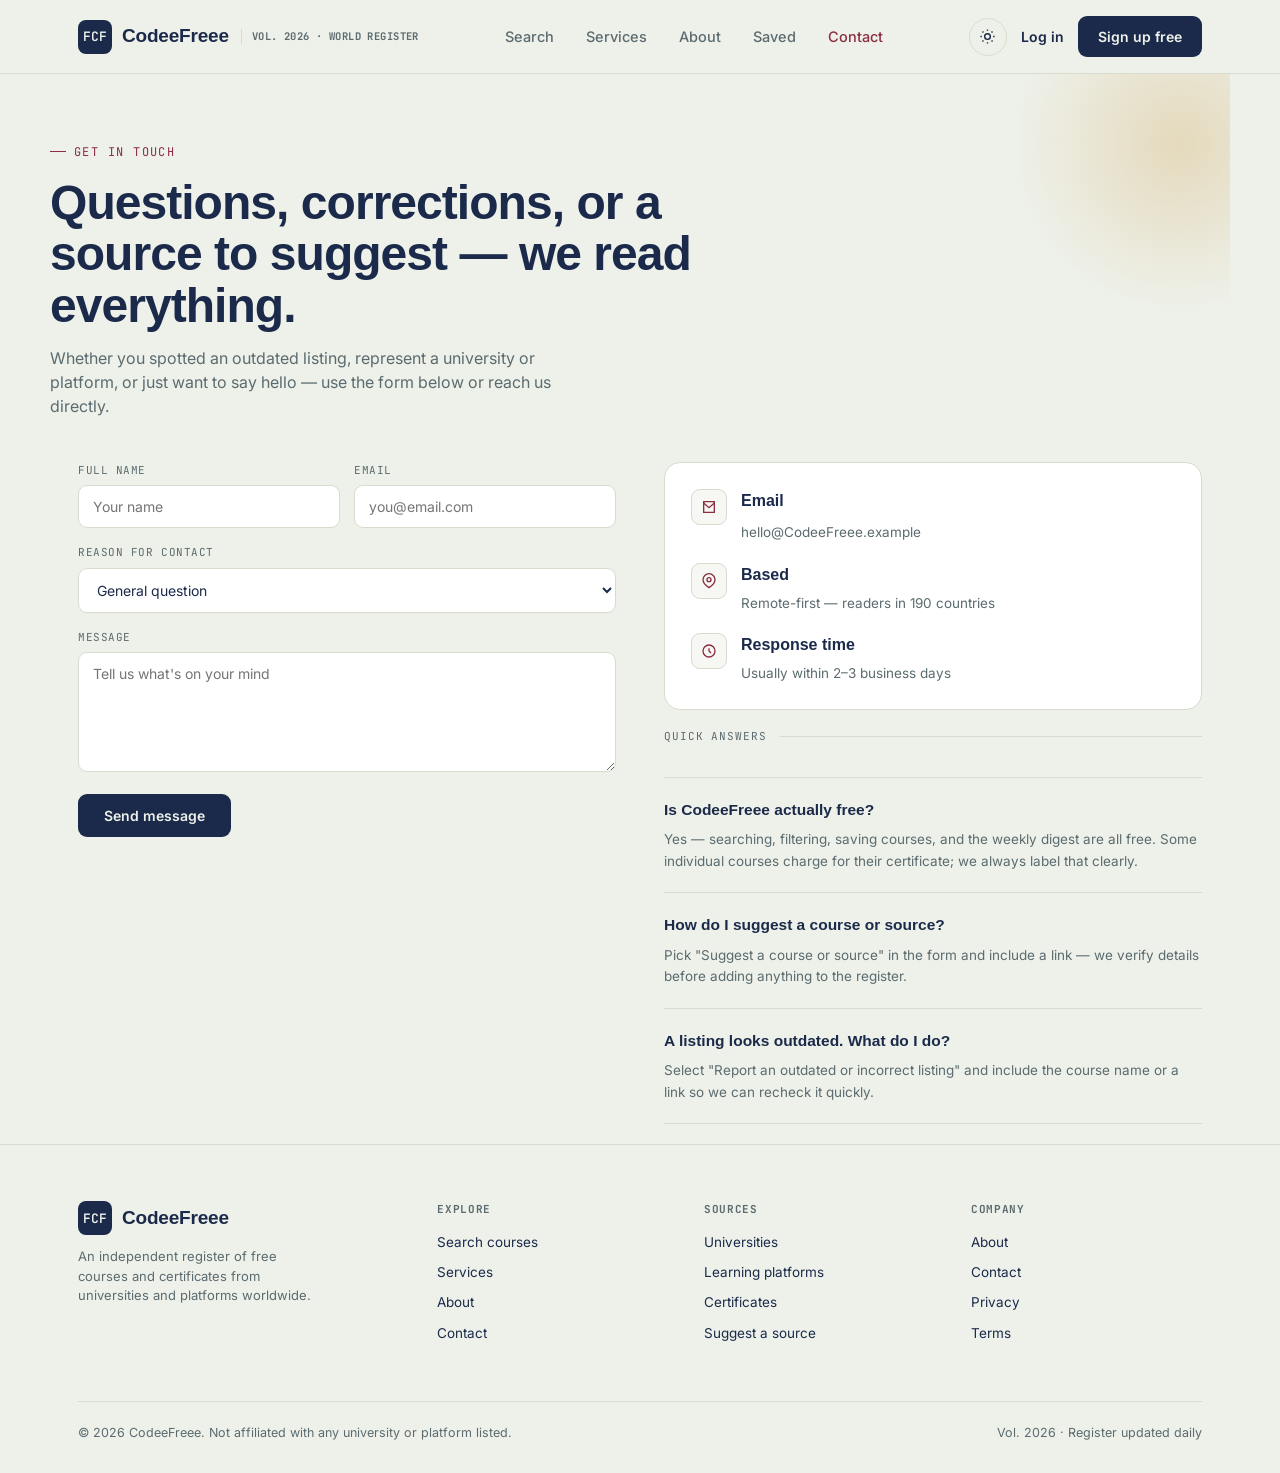
<file: contact.html>
<!DOCTYPE html>
<html lang="en" data-theme="light">
<head>
<meta charset="UTF-8">
<meta name="viewport" content="width=device-width, initial-scale=1.0">
<title>Contact CodeeFreee</title>
<link rel="preconnect" href="https://fonts.googleapis.com">
<link rel="preconnect" href="https://fonts.gstatic.com" crossorigin>
<link href="https://fonts.googleapis.com/css2?family=Fraunces:opsz,wght@9..144,400;9..144,500;9..144,600;9..144,700&family=Inter:wght@400;500;600;700&family=JetBrains+Mono:wght@400;500;600&display=swap" rel="stylesheet">
<link rel="stylesheet" href="style.css">
</head>
<body>

<header class="nav">
  <div class="nav-row">
    <div class="brand">
      <div class="brand-mark">FCF</div>
      <span class="brand-word">CodeeFreee</span>
      <span class="brand-tag">VOL. 2026 &middot; WORLD REGISTER</span>
    </div>
    <nav class="nav-links">
      <a href="index.html">Search</a>
      <a href="services.html">Services</a>
      <a href="about.html">About</a>
      <a href="saved.html">Saved</a>
      <a href="contact.html" style="color:var(--crimson)">Contact</a>
    </nav>
    <div class="nav-actions">
      <button class="theme-toggle" id="themeToggle" aria-label="Toggle dark mode">
        <svg id="iconSun" viewBox="0 0 24 24" fill="none" stroke="currentColor" stroke-width="2"><circle cx="12" cy="12" r="4"/><path d="M12 2v2M12 20v2M4.9 4.9l1.4 1.4M17.7 17.7l1.4 1.4M2 12h2M20 12h2M4.9 19.1l1.4-1.4M17.7 6.3l1.4-1.4"/></svg>
      </button>
      <a href="login.html" class="btn-ghost">Log in</a>
      <a href="login.html" class="btn btn-primary">Sign up free</a>
      <button class="mobile-toggle" aria-label="Menu">
        <svg width="20" height="20" viewBox="0 0 24 24" fill="none" stroke="currentColor" stroke-width="2"><path d="M3 6h18M3 12h18M3 18h18"/></svg>
      </button>
    </div>
  </div>
</header>

<main>
  <section class="page-header wrap">
    <span class="eyebrow">Get in touch</span>
    <h1>Questions, corrections, or a source to suggest — we read everything.</h1>
    <p class="lead">Whether you spotted an outdated listing, represent a university or platform, or just want to say hello — use the form below or reach us directly.</p>
  </section>

  <section class="wrap">
    <div class="contact-grid">
      <form class="contact-form" onsubmit="event.preventDefault(); this.querySelector('.btn-primary').textContent='Sent — thank you';">
        <div class="form-row">
          <div class="field"><label for="name">Full name</label><input id="name" type="text" placeholder="Your name" required></div>
          <div class="field"><label for="email">Email</label><input id="email" type="email" placeholder="you@email.com" required></div>
        </div>
        <div class="field">
          <label for="reason">Reason for contact</label>
          <select id="reason">
            <option>General question</option>
            <option>Suggest a course or source</option>
            <option>Report an outdated or incorrect listing</option>
            <option>University / platform partnership</option>
            <option>Something else</option>
          </select>
        </div>
        <div class="field"><label for="message">Message</label><textarea id="message" placeholder="Tell us what's on your mind" required></textarea></div>
        <button type="submit" class="btn btn-primary" style="width:fit-content;">Send message</button>
      </form>

      <div>
        <div class="contact-info-card">
          <div class="contact-info-row">
            <div class="contact-icon"><svg viewBox="0 0 24 24" fill="none" stroke="currentColor" stroke-width="2"><path d="M4 4h16v16H4z"/><path d="M4 6l8 7 8-7"/></svg></div>
            <div><h3>Email</h3><a href="mailto:hello@CodeeFreee.example">hello@CodeeFreee.example</a></div>
          </div>
          <div class="contact-info-row">
            <div class="contact-icon"><svg viewBox="0 0 24 24" fill="none" stroke="currentColor" stroke-width="2"><path d="M21 10c0 6-9 12-9 12s-9-6-9-12a9 9 0 0118 0z"/><circle cx="12" cy="10" r="3"/></svg></div>
            <div><h3>Based</h3><p>Remote-first &mdash; readers in 190 countries</p></div>
          </div>
          <div class="contact-info-row">
            <div class="contact-icon"><svg viewBox="0 0 24 24" fill="none" stroke="currentColor" stroke-width="2"><path d="M12 8v4l3 3"/><circle cx="12" cy="12" r="9"/></svg></div>
            <div><h3>Response time</h3><p>Usually within 2&ndash;3 business days</p></div>
          </div>
        </div>

        <div class="stamp-divider"><span>Quick answers</span><div class="line"></div></div>
        <div class="faq-item">
          <h4>Is CodeeFreee actually free?</h4>
          <p>Yes — searching, filtering, saving courses, and the weekly digest are all free. Some individual courses charge for their certificate; we always label that clearly.</p>
        </div>
        <div class="faq-item">
          <h4>How do I suggest a course or source?</h4>
          <p>Pick "Suggest a course or source" in the form and include a link — we verify details before adding anything to the register.</p>
        </div>
        <div class="faq-item">
          <h4>A listing looks outdated. What do I do?</h4>
          <p>Select "Report an outdated or incorrect listing" and include the course name or a link so we can recheck it quickly.</p>
        </div>
      </div>
    </div>
  </section>
</main>

<footer>
  <div class="wrap">
    <div class="footer-grid">
      <div class="footer-brand">
        <div class="brand"><div class="brand-mark">FCF</div><span class="brand-word">CodeeFreee</span></div>
        <p>An independent register of free courses and certificates from universities and platforms worldwide.</p>
      </div>
      <div class="footer-col">
        <h4>Explore</h4>
        <ul><li><a href="index.html">Search courses</a></li><li><a href="services.html">Services</a></li><li><a href="about.html">About</a></li><li><a href="contact.html">Contact</a></li></ul>
      </div>
      <div class="footer-col">
        <h4>Sources</h4>
        <ul><li><a href="#">Universities</a></li><li><a href="#">Learning platforms</a></li><li><a href="#">Certificates</a></li><li><a href="contact.html">Suggest a source</a></li></ul>
      </div>
      <div class="footer-col">
        <h4>Company</h4>
        <ul><li><a href="about.html">About</a></li><li><a href="contact.html">Contact</a></li><li><a href="#">Privacy</a></li><li><a href="#">Terms</a></li></ul>
      </div>
    </div>
    <div class="footer-bottom">
      <span>© 2026 CodeeFreee. Not affiliated with any university or platform listed.</span>
      <span>Vol. 2026 · Register updated daily</span>
    </div>
  </div>
</footer>

<script>
  const root = document.documentElement;
  const toggle = document.getElementById('themeToggle');
  const prefersDark = window.matchMedia('(prefers-color-scheme: dark)').matches;
  if(prefersDark){ root.setAttribute('data-theme','dark'); }
  toggle.addEventListener('click', () => {
    const next = root.getAttribute('data-theme') === 'dark' ? 'light' : 'dark';
    root.setAttribute('data-theme', next);
  });
</script>

</body>
</html>
</file>
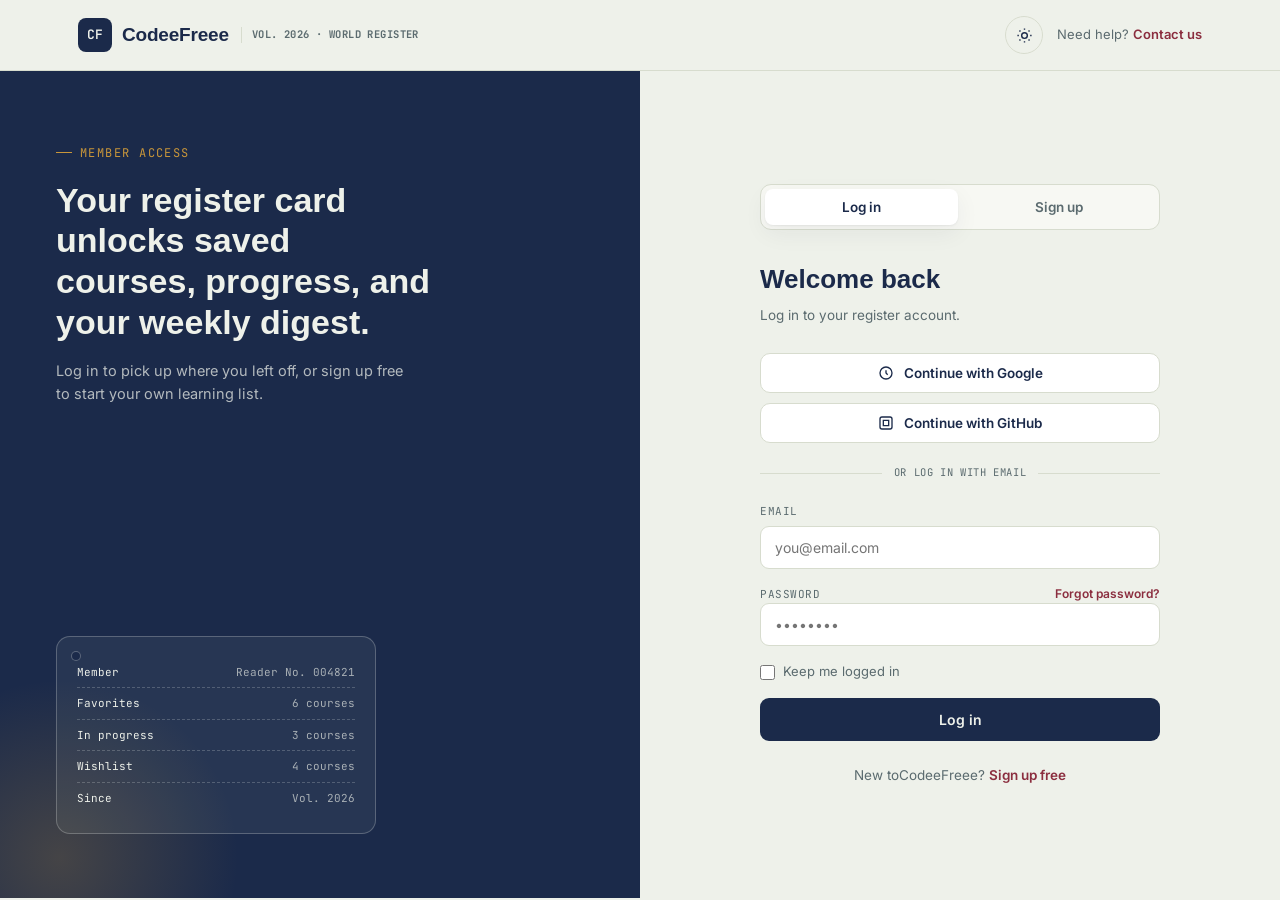
<file: login.html>
<!DOCTYPE html>
<html lang="en" data-theme="light">
<head>
<meta charset="UTF-8">
<meta name="viewport" content="width=device-width, initial-scale=1.0">
<title>Log in CodeeFreee</title>
<link rel="preconnect" href="https://fonts.googleapis.com">
<link rel="preconnect" href="https://fonts.gstatic.com" crossorigin>
<link href="https://fonts.googleapis.com/css2?family=Fraunces:opsz,wght@9..144,400;9..144,500;9..144,600;9..144,700&family=Inter:wght@400;500;600;700&family=JetBrains+Mono:wght@400;500;600&display=swap" rel="stylesheet">
<link rel="stylesheet" href="style.css">
</head>
<body>

<header class="nav">
  <div class="nav-row">
    <a href="index.html" class="brand">
      <div class="brand-mark">CF</div>
      <span class="brand-word">CodeeFreee</span>
      <span class="brand-tag">VOL. 2026 &middot; WORLD REGISTER</span>
    </a>
    <div class="nav-actions">
      <button class="theme-toggle" id="themeToggle" aria-label="Toggle dark mode">
        <svg id="iconSun" viewBox="0 0 24 24" fill="none" stroke="currentColor" stroke-width="2"><circle cx="12" cy="12" r="4"/><path d="M12 2v2M12 20v2M4.9 4.9l1.4 1.4M17.7 17.7l1.4 1.4M2 12h2M20 12h2M4.9 19.1l1.4-1.4M17.7 6.3l1.4-1.4"/></svg>
      </button>
      <span style="font-size:13px; color:var(--text-secondary);">Need help? <a href="contact.html" class="link-accent">Contact us</a></span>
    </div>
  </div>
</header>

<main class="auth-shell">
  <!-- LEFT: brand visual / reader's card mock -->
  <div class="auth-visual">
    <div>
      <span class="eyebrow">Member access</span>
      <h2>Your register card unlocks saved courses, progress, and your weekly digest.</h2>
      <p>Log in to pick up where you left off, or sign up free to start your own learning list.</p>
    </div>
    <div class="auth-card-mock">
      <div class="row"><span>Member</span><span>Reader No. 004821</span></div>
      <div class="row"><span>Favorites</span><span>6 courses</span></div>
      <div class="row"><span>In progress</span><span>3 courses</span></div>
      <div class="row"><span>Wishlist</span><span>4 courses</span></div>
      <div class="row"><span>Since</span><span>Vol. 2026</span></div>
    </div>
  </div>

  <!-- RIGHT: auth forms -->
  <div class="auth-panel">
    <div class="auth-box">
      <div class="auth-tabs">
        <button class="auth-tab active" data-auth="login">Log in</button>
        <button class="auth-tab" data-auth="signup">Sign up</button>
      </div>

      <!-- LOG IN -->
      <div class="auth-form-panel active" id="form-login">
        <h1>Welcome back</h1>
        <p class="sub">Log in to your register account.</p>

        <div class="social-row">
          <button class="social-btn"><svg viewBox="0 0 24 24" fill="none" stroke="currentColor" stroke-width="2"><circle cx="12" cy="12" r="9"/><path d="M12 8v4l2.5 2.5"/></svg> Continue with Google</button>
          <button class="social-btn"><svg viewBox="0 0 24 24" fill="none" stroke="currentColor" stroke-width="2"><rect x="3" y="3" width="18" height="18" rx="3"/><path d="M8 8h8v8H8z"/></svg> Continue with GitHub</button>
        </div>

        <div class="divider-row"><div class="line"></div><span>or log in with email</span><div class="line"></div></div>

        <form class="auth-fieldset" onsubmit="event.preventDefault(); this.querySelector('button[type=submit]').textContent='Logging in…';">
          <div class="field"><label for="li-email">Email</label><input id="li-email" type="email" placeholder="you@email.com" required></div>
          <div class="field">
            <div class="field-row-between"><label for="li-pass" style="margin-bottom:0;">Password</label><a href="#" class="link-accent" style="font-size:12px;">Forgot password?</a></div>
            <input id="li-pass" type="password" placeholder="••••••••" required>
          </div>
          <div class="check-row"><input type="checkbox" id="li-remember"><label for="li-remember">Keep me logged in</label></div>
          <button type="submit" class="btn btn-primary" style="width:100%; padding:13px 0;">Log in</button>
        </form>
      </div>

      <!-- SIGN UP -->
      <div class="auth-form-panel" id="form-signup">
        <h1>Create your account</h1>
        <p class="sub">Free forever — save courses, track progress, get the weekly digest.</p>

        <div class="social-row">
          <button class="social-btn"><svg viewBox="0 0 24 24" fill="none" stroke="currentColor" stroke-width="2"><circle cx="12" cy="12" r="9"/><path d="M12 8v4l2.5 2.5"/></svg> Sign up with Google</button>
          <button class="social-btn"><svg viewBox="0 0 24 24" fill="none" stroke="currentColor" stroke-width="2"><rect x="3" y="3" width="18" height="18" rx="3"/><path d="M8 8h8v8H8z"/></svg> Sign up with GitHub</button>
        </div>

        <div class="divider-row"><div class="line"></div><span>or sign up with email</span><div class="line"></div></div>

        <form class="auth-fieldset" onsubmit="event.preventDefault(); this.querySelector('button[type=submit]').textContent='Creating account…';">
          <div class="field"><label for="su-name">Full name</label><input id="su-name" type="text" placeholder="Your name" required></div>
          <div class="field"><label for="su-email">Email</label><input id="su-email" type="email" placeholder="you@email.com" required></div>
          <div class="field">
            <label for="su-pass">Password</label>
            <input id="su-pass" type="password" placeholder="At least 8 characters" required oninput="updateStrength(this.value)">
            <div class="pw-strength" id="pw-strength"><span></span><span></span><span></span><span></span></div>
          </div>
          <div class="check-row"><input type="checkbox" id="su-terms" required><label for="su-terms">I agree to the <a href="#" class="link-accent">Terms</a> and <a href="#" class="link-accent">Privacy Policy</a></label></div>
          <button type="submit" class="btn btn-primary" style="width:100%; padding:13px 0;">Create account</button>
        </form>
      </div>

      <p class="auth-switch" id="authSwitchText">
        New toCodeeFreee? <a href="#" class="link-accent" onclick="setAuthTab('signup'); return false;">Sign up free</a>
      </p>
    </div>
  </div>
</main>

<script>
  const root = document.documentElement;
  const toggle = document.getElementById('themeToggle');
  const prefersDark = window.matchMedia('(prefers-color-scheme: dark)').matches;
  if(prefersDark){ root.setAttribute('data-theme','dark'); }
  toggle.addEventListener('click', () => {
    const next = root.getAttribute('data-theme') === 'dark' ? 'light' : 'dark';
    root.setAttribute('data-theme', next);
  });

  const switchText = document.getElementById('authSwitchText');
  function setAuthTab(tab){
    document.querySelectorAll('.auth-tab').forEach(t=>t.classList.toggle('active', t.dataset.auth === tab));
    document.querySelectorAll('.auth-form-panel').forEach(p=>p.classList.remove('active'));
    document.getElementById('form-' + tab).classList.add('active');
    switchText.innerHTML = tab === 'login'
      ? 'New toCodeeFreee? <a href="#" class="link-accent" onclick="setAuthTab(\'signup\'); return false;">Sign up free</a>'
      : 'Already have an account? <a href="#" class="link-accent" onclick="setAuthTab(\'login\'); return false;">Log in</a>';
  }
  document.querySelectorAll('.auth-tab').forEach(btn=>{
    btn.addEventListener('click', ()=> setAuthTab(btn.dataset.auth));
  });

  function updateStrength(val){
    const bars = document.querySelectorAll('#pw-strength span');
    let score = 0;
    if(val.length >= 8) score++;
    if(/[A-Z]/.test(val)) score++;
    if(/[0-9]/.test(val)) score++;
    if(/[^A-Za-z0-9]/.test(val)) score++;
    const colors = ['var(--crimson)','var(--crimson)','var(--gold)','var(--gold)','#3E8A5C'];
    bars.forEach((b,i)=>{ b.style.background = i < score ? colors[score] : 'var(--line)'; });
  }
</script>

</body>
</html>
</file>
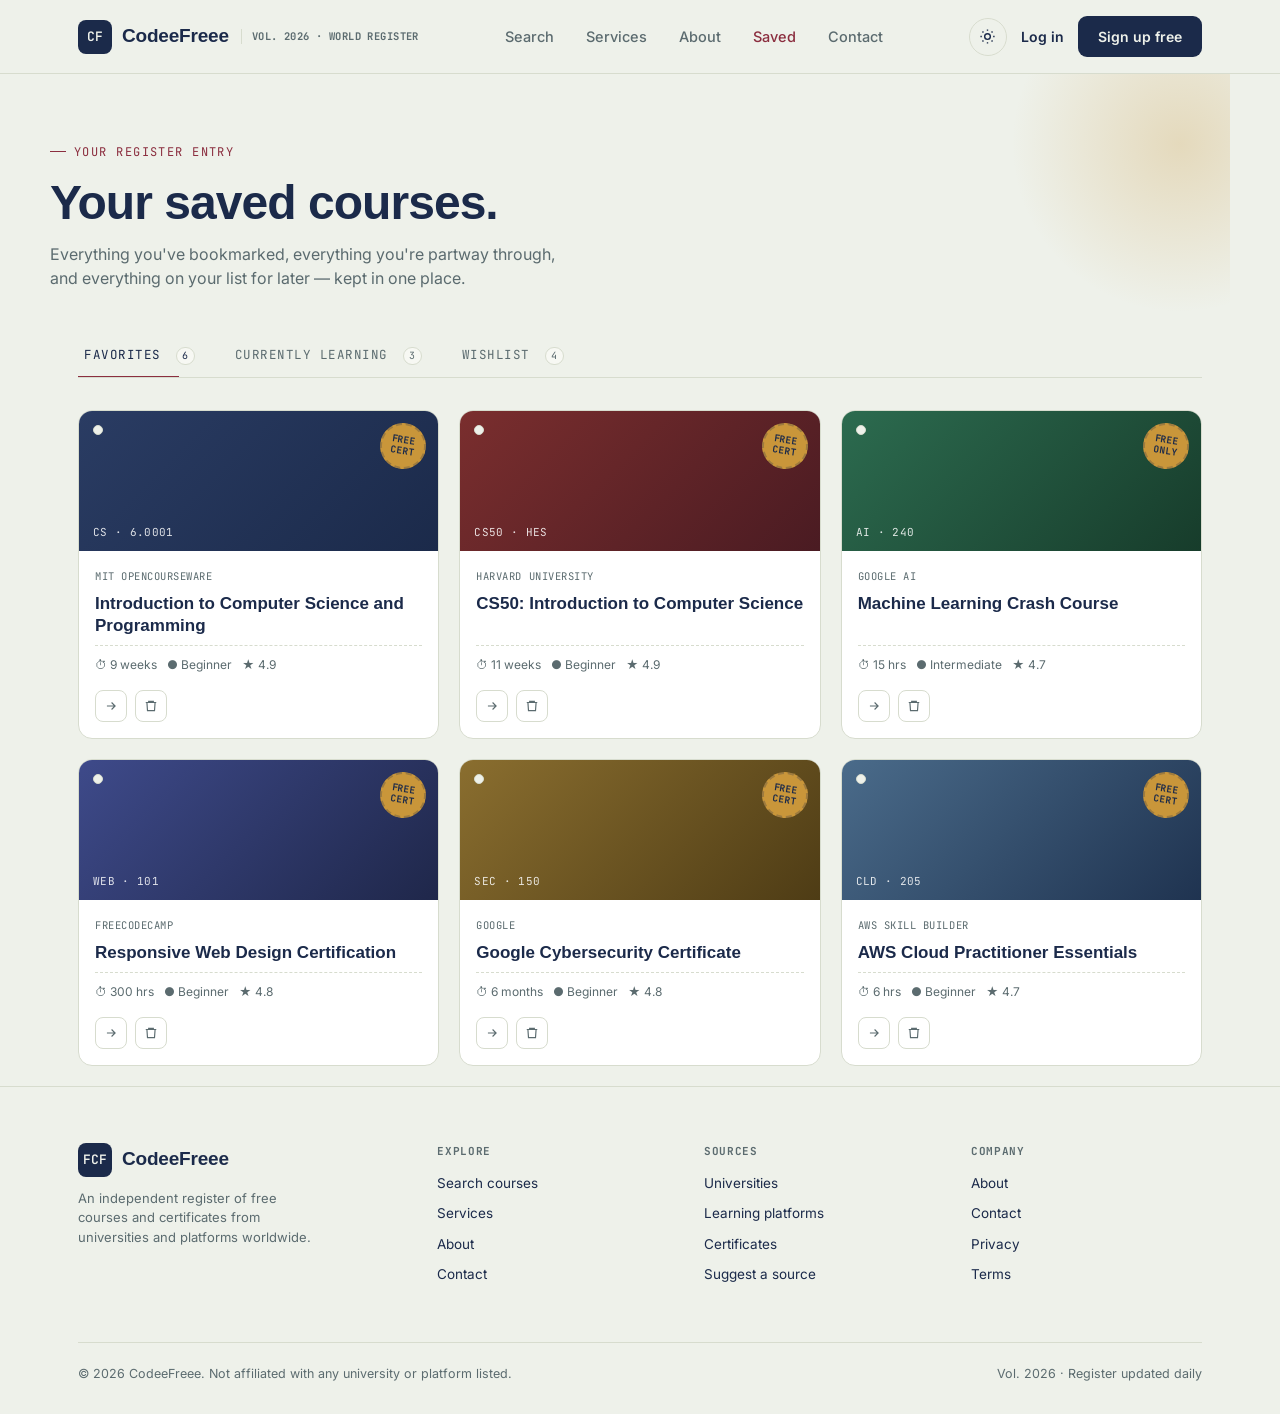
<file: saved.html>
<!DOCTYPE html>
<html lang="en" data-theme="light">
<head>
<meta charset="UTF-8">
<meta name="viewport" content="width=device-width, initial-scale=1.0">
<title>Saved CodeeFreee</title>
<link rel="preconnect" href="https://fonts.googleapis.com">
<link rel="preconnect" href="https://fonts.gstatic.com" crossorigin>
<link href="https://fonts.googleapis.com/css2?family=Fraunces:opsz,wght@9..144,400;9..144,500;9..144,600;9..144,700&family=Inter:wght@400;500;600;700&family=JetBrains+Mono:wght@400;500;600&display=swap" rel="stylesheet">
<link rel="stylesheet" href="style.css">
</head>
<body>

<header class="nav">
  <div class="nav-row">
    <div class="brand">
      <div class="brand-mark">CF</div>
      <span class="brand-word">CodeeFreee</span>
      <span class="brand-tag">VOL. 2026 &middot; WORLD REGISTER</span>
    </div>
    <nav class="nav-links">
      <a href="index.html">Search</a>
      <a href="services.html">Services</a>
      <a href="about.html">About</a>
      <a href="saved.html" style="color:var(--crimson)">Saved</a>
      <a href="contact.html">Contact</a>
    </nav>
    <div class="nav-actions">
      <button class="theme-toggle" id="themeToggle" aria-label="Toggle dark mode">
        <svg id="iconSun" viewBox="0 0 24 24" fill="none" stroke="currentColor" stroke-width="2"><circle cx="12" cy="12" r="4"/><path d="M12 2v2M12 20v2M4.9 4.9l1.4 1.4M17.7 17.7l1.4 1.4M2 12h2M20 12h2M4.9 19.1l1.4-1.4M17.7 6.3l1.4-1.4"/></svg>
      </button>
      <a href="login.html" class="btn-ghost">Log in</a>
      <a href="login.html" class="btn btn-primary">Sign up free</a>
      <button class="mobile-toggle" aria-label="Menu">
        <svg width="20" height="20" viewBox="0 0 24 24" fill="none" stroke="currentColor" stroke-width="2"><path d="M3 6h18M3 12h18M3 18h18"/></svg>
      </button>
    </div>
  </div>
</header>

<main>
  <section class="page-header wrap">
    <span class="eyebrow">Your register entry</span>
    <h1>Your saved courses.</h1>
    <p class="lead">Everything you've bookmarked, everything you're partway through, and everything on your list for later — kept in one place.</p>
  </section>

  <section class="wrap">
    <div class="tab-bar" role="tablist">
      <button class="tab-btn active" data-tab="favorites" role="tab">Favorites <span class="count">6</span></button>
      <button class="tab-btn" data-tab="current" role="tab">Currently learning <span class="count">3</span></button>
      <button class="tab-btn" data-tab="wishlist" role="tab">Wishlist <span class="count">4</span></button>
    </div>

    <!-- FAVORITES -->
    <div class="tab-panel active" id="panel-favorites">
      <div class="card-grid">
        <article class="index-card saved-card">
          <div class="card-media"><span class="card-code">CS · 6.0001</span><div class="seal">FREE<br>CERT</div></div>
          <div class="card-body">
            <span class="card-source">MIT OpenCourseWare</span>
            <span class="card-title">Introduction to Computer Science and Programming</span>
            <div class="card-meta"><span>⏱ 9 weeks</span><span>● Beginner</span><span>★ 4.9</span></div>
          </div>
          <div class="card-actions">
            <button class="icon-btn" title="Move to Currently Learning" onclick="moveCourse(this,'current')">
              <svg viewBox="0 0 24 24" fill="none" stroke="currentColor" stroke-width="2"><path d="M5 12h14M13 6l6 6-6 6"/></svg>
            </button>
            <button class="icon-btn" title="Remove from favorites" onclick="removeCourse(this)">
              <svg viewBox="0 0 24 24" fill="none" stroke="currentColor" stroke-width="2"><path d="M3 6h18M8 6V4h8v2M19 6l-1 14H6L5 6"/></svg>
            </button>
          </div>
        </article>

        <article class="index-card saved-card">
          <div class="card-media" style="background:linear-gradient(135deg,#7A2E2E,#4A1B22)"><span class="card-code">CS50 · HES</span><div class="seal">FREE<br>CERT</div></div>
          <div class="card-body">
            <span class="card-source">Harvard University</span>
            <span class="card-title">CS50: Introduction to Computer Science</span>
            <div class="card-meta"><span>⏱ 11 weeks</span><span>● Beginner</span><span>★ 4.9</span></div>
          </div>
          <div class="card-actions">
            <button class="icon-btn" title="Move to Currently Learning" onclick="moveCourse(this,'current')">
              <svg viewBox="0 0 24 24" fill="none" stroke="currentColor" stroke-width="2"><path d="M5 12h14M13 6l6 6-6 6"/></svg>
            </button>
            <button class="icon-btn" title="Remove from favorites" onclick="removeCourse(this)">
              <svg viewBox="0 0 24 24" fill="none" stroke="currentColor" stroke-width="2"><path d="M3 6h18M8 6V4h8v2M19 6l-1 14H6L5 6"/></svg>
            </button>
          </div>
        </article>

        <article class="index-card saved-card">
          <div class="card-media" style="background:linear-gradient(135deg,#2C6B4F,#173C2B)"><span class="card-code">AI · 240</span><div class="seal">FREE<br>ONLY</div></div>
          <div class="card-body">
            <span class="card-source">Google AI</span>
            <span class="card-title">Machine Learning Crash Course</span>
            <div class="card-meta"><span>⏱ 15 hrs</span><span>● Intermediate</span><span>★ 4.7</span></div>
          </div>
          <div class="card-actions">
            <button class="icon-btn" title="Move to Currently Learning" onclick="moveCourse(this,'current')">
              <svg viewBox="0 0 24 24" fill="none" stroke="currentColor" stroke-width="2"><path d="M5 12h14M13 6l6 6-6 6"/></svg>
            </button>
            <button class="icon-btn" title="Remove from favorites" onclick="removeCourse(this)">
              <svg viewBox="0 0 24 24" fill="none" stroke="currentColor" stroke-width="2"><path d="M3 6h18M8 6V4h8v2M19 6l-1 14H6L5 6"/></svg>
            </button>
          </div>
        </article>

        <article class="index-card saved-card">
          <div class="card-media" style="background:linear-gradient(135deg,#3E4A8A,#1F274A)"><span class="card-code">WEB · 101</span><div class="seal">FREE<br>CERT</div></div>
          <div class="card-body">
            <span class="card-source">freeCodeCamp</span>
            <span class="card-title">Responsive Web Design Certification</span>
            <div class="card-meta"><span>⏱ 300 hrs</span><span>● Beginner</span><span>★ 4.8</span></div>
          </div>
          <div class="card-actions">
            <button class="icon-btn" title="Move to Currently Learning" onclick="moveCourse(this,'current')">
              <svg viewBox="0 0 24 24" fill="none" stroke="currentColor" stroke-width="2"><path d="M5 12h14M13 6l6 6-6 6"/></svg>
            </button>
            <button class="icon-btn" title="Remove from favorites" onclick="removeCourse(this)">
              <svg viewBox="0 0 24 24" fill="none" stroke="currentColor" stroke-width="2"><path d="M3 6h18M8 6V4h8v2M19 6l-1 14H6L5 6"/></svg>
            </button>
          </div>
        </article>

        <article class="index-card saved-card">
          <div class="card-media" style="background:linear-gradient(135deg,#8A6E2F,#4E3C15)"><span class="card-code">SEC · 150</span><div class="seal">FREE<br>CERT</div></div>
          <div class="card-body">
            <span class="card-source">Google</span>
            <span class="card-title">Google Cybersecurity Certificate</span>
            <div class="card-meta"><span>⏱ 6 months</span><span>● Beginner</span><span>★ 4.8</span></div>
          </div>
          <div class="card-actions">
            <button class="icon-btn" title="Move to Currently Learning" onclick="moveCourse(this,'current')">
              <svg viewBox="0 0 24 24" fill="none" stroke="currentColor" stroke-width="2"><path d="M5 12h14M13 6l6 6-6 6"/></svg>
            </button>
            <button class="icon-btn" title="Remove from favorites" onclick="removeCourse(this)">
              <svg viewBox="0 0 24 24" fill="none" stroke="currentColor" stroke-width="2"><path d="M3 6h18M8 6V4h8v2M19 6l-1 14H6L5 6"/></svg>
            </button>
          </div>
        </article>

        <article class="index-card saved-card">
          <div class="card-media" style="background:linear-gradient(135deg,#4A6B8A,#1F3350)"><span class="card-code">CLD · 205</span><div class="seal">FREE<br>CERT</div></div>
          <div class="card-body">
            <span class="card-source">AWS Skill Builder</span>
            <span class="card-title">AWS Cloud Practitioner Essentials</span>
            <div class="card-meta"><span>⏱ 6 hrs</span><span>● Beginner</span><span>★ 4.7</span></div>
          </div>
          <div class="card-actions">
            <button class="icon-btn" title="Move to Currently Learning" onclick="moveCourse(this,'current')">
              <svg viewBox="0 0 24 24" fill="none" stroke="currentColor" stroke-width="2"><path d="M5 12h14M13 6l6 6-6 6"/></svg>
            </button>
            <button class="icon-btn" title="Remove from favorites" onclick="removeCourse(this)">
              <svg viewBox="0 0 24 24" fill="none" stroke="currentColor" stroke-width="2"><path d="M3 6h18M8 6V4h8v2M19 6l-1 14H6L5 6"/></svg>
            </button>
          </div>
        </article>
      </div>
    </div>

    <!-- CURRENTLY LEARNING -->
    <div class="tab-panel" id="panel-current">
      <div class="card-grid">
        <article class="index-card saved-card">
          <div class="card-media"><span class="card-code">DS · 210</span><div class="seal">FREE<br>CERT</div></div>
          <div class="card-body">
            <span class="card-source">NPTEL</span>
            <span class="card-title">Data Structures and Algorithms</span>
            <div class="progress-track"><div class="progress-fill" style="width:64%"></div></div>
            <div class="progress-label"><span>64% complete</span><span>Week 7 of 11</span></div>
          </div>
          <div class="card-actions">
            <button class="icon-btn" title="Mark as favorite" onclick="moveCourse(this,'favorites')">
              <svg viewBox="0 0 24 24" fill="none" stroke="currentColor" stroke-width="2"><path d="M12 21s-7-4.5-9.5-9C.5 8 2 4 6 4c2 0 4 1.5 6 4 2-2.5 4-4 6-4 4 0 5.5 4 3.5 8-2.5 4.5-9.5 9-9.5 9z"/></svg>
            </button>
            <button class="icon-btn" title="Remove" onclick="removeCourse(this)">
              <svg viewBox="0 0 24 24" fill="none" stroke="currentColor" stroke-width="2"><path d="M3 6h18M8 6V4h8v2M19 6l-1 14H6L5 6"/></svg>
            </button>
          </div>
        </article>

        <article class="index-card saved-card">
          <div class="card-media" style="background:linear-gradient(135deg,#3E4A8A,#1F274A)"><span class="card-code">WEB · 101</span><div class="seal">FREE<br>CERT</div></div>
          <div class="card-body">
            <span class="card-source">freeCodeCamp</span>
            <span class="card-title">JavaScript Algorithms and Data Structures</span>
            <div class="progress-track"><div class="progress-fill" style="width:32%"></div></div>
            <div class="progress-label"><span>32% complete</span><span>96 of 300 hrs</span></div>
          </div>
          <div class="card-actions">
            <button class="icon-btn" title="Mark as favorite" onclick="moveCourse(this,'favorites')">
              <svg viewBox="0 0 24 24" fill="none" stroke="currentColor" stroke-width="2"><path d="M12 21s-7-4.5-9.5-9C.5 8 2 4 6 4c2 0 4 1.5 6 4 2-2.5 4-4 6-4 4 0 5.5 4 3.5 8-2.5 4.5-9.5 9-9.5 9z"/></svg>
            </button>
            <button class="icon-btn" title="Remove" onclick="removeCourse(this)">
              <svg viewBox="0 0 24 24" fill="none" stroke="currentColor" stroke-width="2"><path d="M3 6h18M8 6V4h8v2M19 6l-1 14H6L5 6"/></svg>
            </button>
          </div>
        </article>

        <article class="index-card saved-card">
          <div class="card-media" style="background:linear-gradient(135deg,#8A6E2F,#4E3C15)"><span class="card-code">SEC · 150</span><div class="seal">FREE<br>CERT</div></div>
          <div class="card-body">
            <span class="card-source">Google</span>
            <span class="card-title">Google Cybersecurity Certificate</span>
            <div class="progress-track"><div class="progress-fill" style="width:12%"></div></div>
            <div class="progress-label"><span>12% complete</span><span>Course 1 of 8</span></div>
          </div>
          <div class="card-actions">
            <button class="icon-btn" title="Mark as favorite" onclick="moveCourse(this,'favorites')">
              <svg viewBox="0 0 24 24" fill="none" stroke="currentColor" stroke-width="2"><path d="M12 21s-7-4.5-9.5-9C.5 8 2 4 6 4c2 0 4 1.5 6 4 2-2.5 4-4 6-4 4 0 5.5 4 3.5 8-2.5 4.5-9.5 9-9.5 9z"/></svg>
            </button>
            <button class="icon-btn" title="Remove" onclick="removeCourse(this)">
              <svg viewBox="0 0 24 24" fill="none" stroke="currentColor" stroke-width="2"><path d="M3 6h18M8 6V4h8v2M19 6l-1 14H6L5 6"/></svg>
            </button>
          </div>
        </article>
      </div>
    </div>

    <!-- WISHLIST -->
    <div class="tab-panel" id="panel-wishlist">
      <div class="card-grid">
        <article class="index-card saved-card">
          <div class="card-media" style="background:linear-gradient(135deg,#4A6B8A,#1F3350)"><span class="card-code">CLD · 205</span><div class="seal">FREE<br>CERT</div></div>
          <div class="card-body">
            <span class="card-source">Oracle University</span>
            <span class="card-title">Oracle Cloud Infrastructure Foundations</span>
            <div class="card-meta"><span>⏱ 5 hrs</span><span>● Beginner</span><span>★ 4.5</span></div>
          </div>
          <div class="card-actions">
            <button class="icon-btn" title="Start learning" onclick="moveCourse(this,'current')">
              <svg viewBox="0 0 24 24" fill="none" stroke="currentColor" stroke-width="2"><path d="M8 5v14l11-7z"/></svg>
            </button>
            <button class="icon-btn" title="Remove" onclick="removeCourse(this)">
              <svg viewBox="0 0 24 24" fill="none" stroke="currentColor" stroke-width="2"><path d="M3 6h18M8 6V4h8v2M19 6l-1 14H6L5 6"/></svg>
            </button>
          </div>
        </article>

        <article class="index-card saved-card">
          <div class="card-media" style="background:linear-gradient(135deg,#2C6B4F,#173C2B)"><span class="card-code">AI · 240</span><div class="seal">FREE<br>CERT</div></div>
          <div class="card-body">
            <span class="card-source">University of Helsinki</span>
            <span class="card-title">Elements of AI</span>
            <div class="card-meta"><span>⏱ 30 hrs</span><span>● Beginner</span><span>★ 4.8</span></div>
          </div>
          <div class="card-actions">
            <button class="icon-btn" title="Start learning" onclick="moveCourse(this,'current')">
              <svg viewBox="0 0 24 24" fill="none" stroke="currentColor" stroke-width="2"><path d="M8 5v14l11-7z"/></svg>
            </button>
            <button class="icon-btn" title="Remove" onclick="removeCourse(this)">
              <svg viewBox="0 0 24 24" fill="none" stroke="currentColor" stroke-width="2"><path d="M3 6h18M8 6V4h8v2M19 6l-1 14H6L5 6"/></svg>
            </button>
          </div>
        </article>

        <article class="index-card saved-card">
          <div class="card-media" style="background:linear-gradient(135deg,#7A2E2E,#4A1B22)"><span class="card-code">DSN · 160</span><div class="seal">FREE<br>ONLY</div></div>
          <div class="card-body">
            <span class="card-source">Coursera</span>
            <span class="card-title">Fundamentals of Graphic Design</span>
            <div class="card-meta"><span>⏱ 20 hrs</span><span>● Beginner</span><span>★ 4.6</span></div>
          </div>
          <div class="card-actions">
            <button class="icon-btn" title="Start learning" onclick="moveCourse(this,'current')">
              <svg viewBox="0 0 24 24" fill="none" stroke="currentColor" stroke-width="2"><path d="M8 5v14l11-7z"/></svg>
            </button>
            <button class="icon-btn" title="Remove" onclick="removeCourse(this)">
              <svg viewBox="0 0 24 24" fill="none" stroke="currentColor" stroke-width="2"><path d="M3 6h18M8 6V4h8v2M19 6l-1 14H6L5 6"/></svg>
            </button>
          </div>
        </article>

        <article class="index-card saved-card">
          <div class="card-media" style="background:linear-gradient(135deg,#1B2A4A,#0E1730)"><span class="card-code">MTH · 110</span><div class="seal">FREE<br>ONLY</div></div>
          <div class="card-body">
            <span class="card-source">Khan Academy</span>
            <span class="card-title">Linear Algebra</span>
            <div class="card-meta"><span>⏱ 25 hrs</span><span>● Intermediate</span><span>★ 4.9</span></div>
          </div>
          <div class="card-actions">
            <button class="icon-btn" title="Start learning" onclick="moveCourse(this,'current')">
              <svg viewBox="0 0 24 24" fill="none" stroke="currentColor" stroke-width="2"><path d="M8 5v14l11-7z"/></svg>
            </button>
            <button class="icon-btn" title="Remove" onclick="removeCourse(this)">
              <svg viewBox="0 0 24 24" fill="none" stroke="currentColor" stroke-width="2"><path d="M3 6h18M8 6V4h8v2M19 6l-1 14H6L5 6"/></svg>
            </button>
          </div>
        </article>
      </div>
    </div>

    <!-- EMPTY STATE TEMPLATE (shown when a tab has zero items) -->
    <div class="empty-state" id="empty-template" style="display:none;">
      <div class="stamp-ring">N/A</div>
      <h3>Nothing here yet</h3>
      <p>Browse the register and tap the bookmark icon on any course to add it here.</p>
      <a href="index.html" class="btn btn-primary" style="display:inline-flex;">Browse courses</a>
    </div>
  </section>
</main>

<footer>
  <div class="wrap">
    <div class="footer-grid">
      <div class="footer-brand">
        <div class="brand"><div class="brand-mark">FCF</div><span class="brand-word">CodeeFreee</span></div>
        <p>An independent register of free courses and certificates from universities and platforms worldwide.</p>
      </div>
      <div class="footer-col">
        <h4>Explore</h4>
        <ul><li><a href="index.html">Search courses</a></li><li><a href="services.html">Services</a></li><li><a href="about.html">About</a></li><li><a href="contact.html">Contact</a></li></ul>
      </div>
      <div class="footer-col">
        <h4>Sources</h4>
        <ul><li><a href="#">Universities</a></li><li><a href="#">Learning platforms</a></li><li><a href="#">Certificates</a></li><li><a href="contact.html">Suggest a source</a></li></ul>
      </div>
      <div class="footer-col">
        <h4>Company</h4>
        <ul><li><a href="about.html">About</a></li><li><a href="contact.html">Contact</a></li><li><a href="#">Privacy</a></li><li><a href="#">Terms</a></li></ul>
      </div>
    </div>
    <div class="footer-bottom">
      <span>© 2026 CodeeFreee. Not affiliated with any university or platform listed.</span>
      <span>Vol. 2026 · Register updated daily</span>
    </div>
  </div>
</footer>

<script>
  const root = document.documentElement;
  const toggle = document.getElementById('themeToggle');
  const prefersDark = window.matchMedia('(prefers-color-scheme: dark)').matches;
  if(prefersDark){ root.setAttribute('data-theme','dark'); }
  toggle.addEventListener('click', () => {
    const next = root.getAttribute('data-theme') === 'dark' ? 'light' : 'dark';
    root.setAttribute('data-theme', next);
  });

  // Tab switching
  const tabButtons = document.querySelectorAll('.tab-btn');
  tabButtons.forEach(btn=>{
    btn.addEventListener('click', ()=>{
      tabButtons.forEach(b=>b.classList.remove('active'));
      document.querySelectorAll('.tab-panel').forEach(p=>p.classList.remove('active'));
      btn.classList.add('active');
      document.getElementById('panel-' + btn.dataset.tab).classList.add('active');
    });
  });

  // Demo-only interactions: move or remove a card, keep tab counts in sync.
  // In production these would call the saved-courses API instead of touching the DOM directly.
  function updateCount(tab){
    const panel = document.getElementById('panel-' + tab);
    const count = panel ? panel.querySelectorAll('.index-card').length : 0;
    const btn = document.querySelector('.tab-btn[data-tab="' + tab + '"] .count');
    if(btn) btn.textContent = count;
  }

  function moveCourse(el, targetTab){
    const card = el.closest('.index-card');
    const sourcePanel = card.closest('.tab-panel');
    const sourceTab = sourcePanel.id.replace('panel-', '');
    document.getElementById('panel-' + targetTab).querySelector('.card-grid').appendChild(card);
    updateCount(sourceTab);
    updateCount(targetTab);
  }

  function removeCourse(el){
    const card = el.closest('.index-card');
    const sourcePanel = card.closest('.tab-panel');
    const sourceTab = sourcePanel.id.replace('panel-', '');
    card.remove();
    updateCount(sourceTab);
  }
</script>

</body>
</html>
</file>
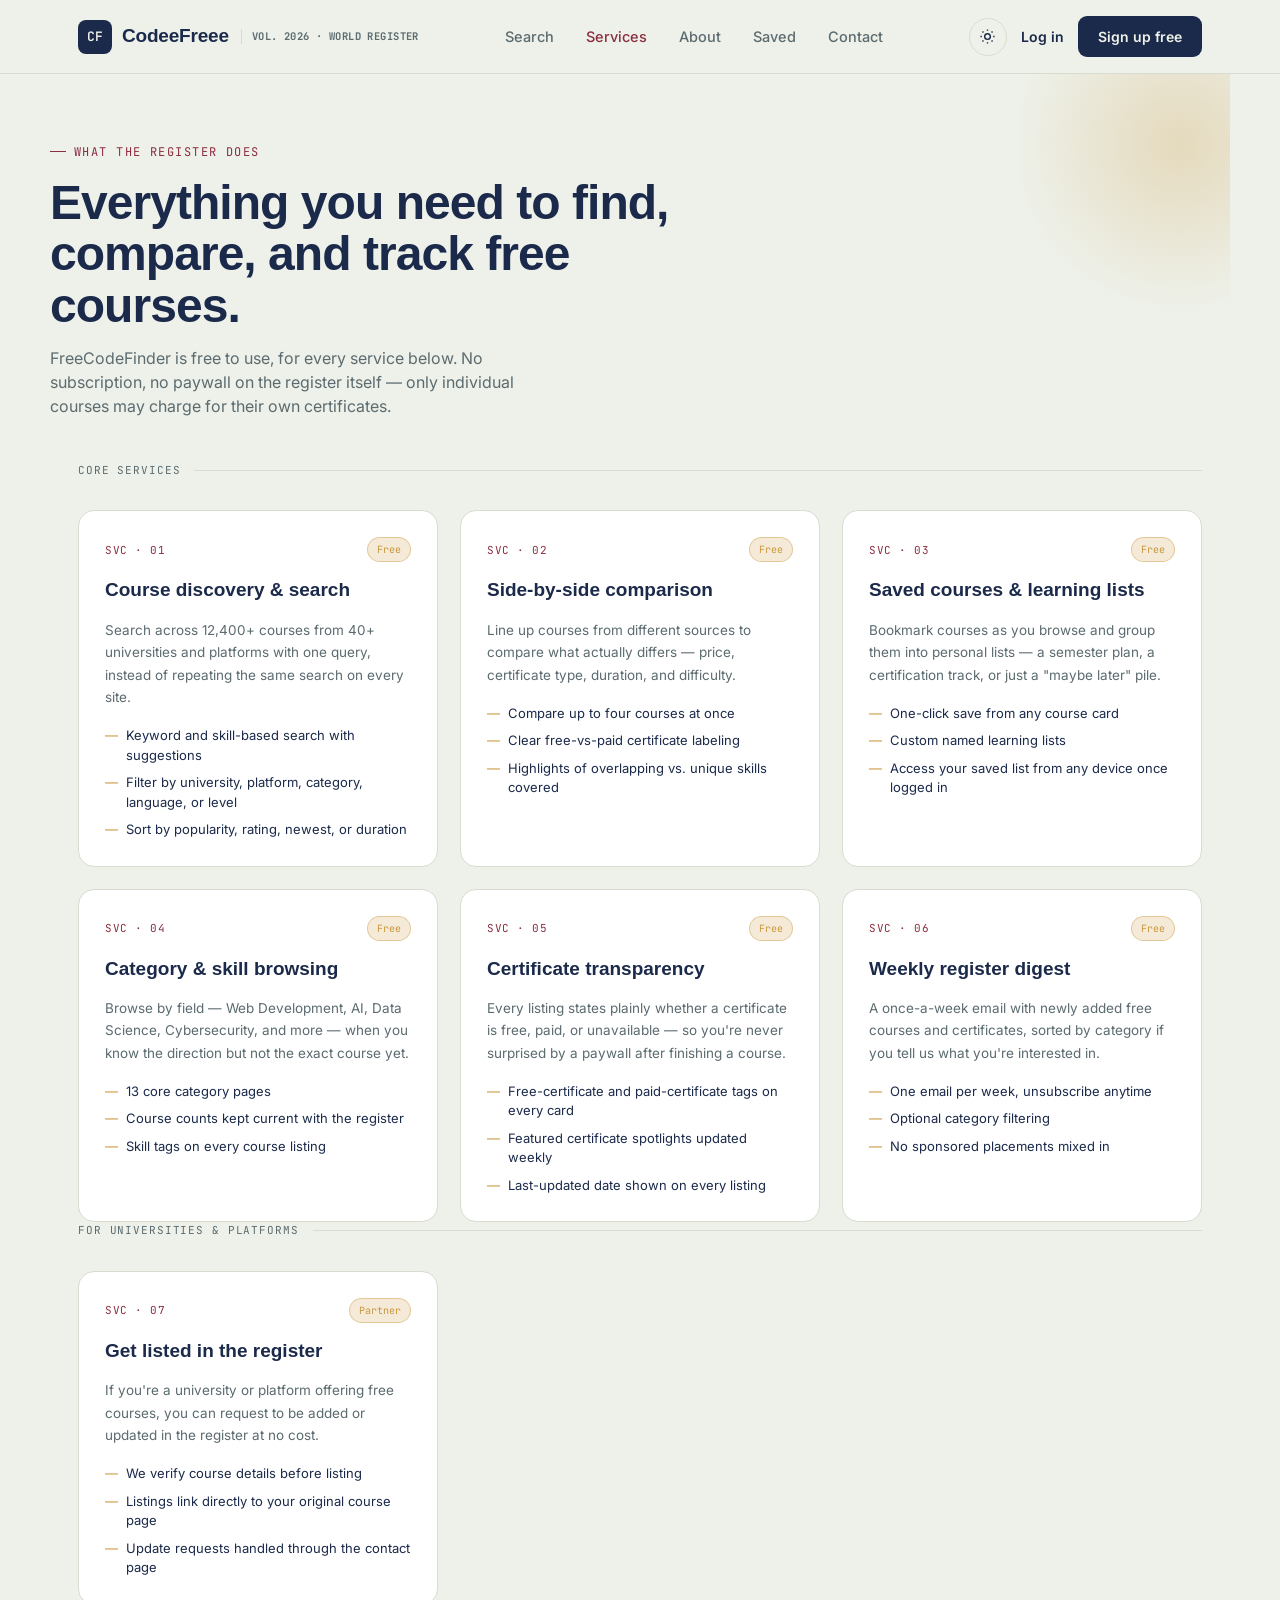
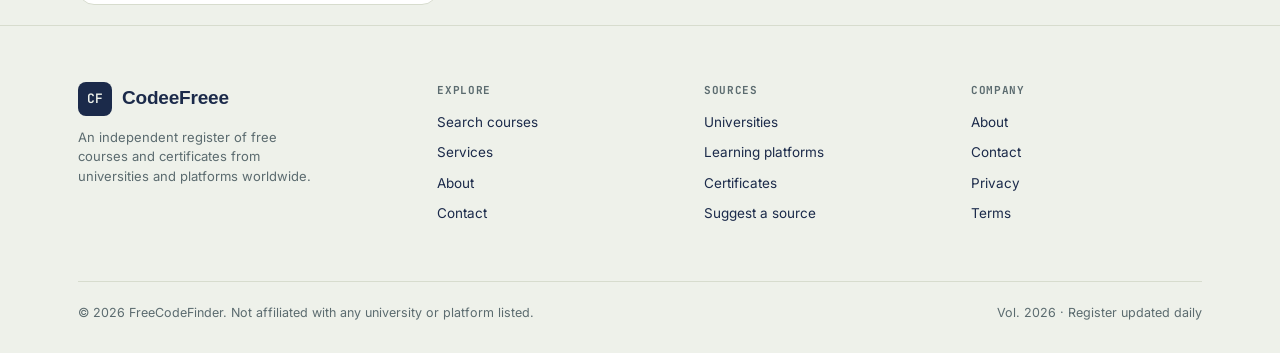
<file: services.html>
<!DOCTYPE html>
<html lang="en" data-theme="light">
<head>
<meta charset="UTF-8">
<meta name="viewport" content="width=device-width, initial-scale=1.0">
<title>Services CodeeFreee</title>
<link rel="preconnect" href="https://fonts.googleapis.com">
<link rel="preconnect" href="https://fonts.gstatic.com" crossorigin>
<link href="https://fonts.googleapis.com/css2?family=Fraunces:opsz,wght@9..144,400;9..144,500;9..144,600;9..144,700&family=Inter:wght@400;500;600;700&family=JetBrains+Mono:wght@400;500;600&display=swap" rel="stylesheet">
<link rel="stylesheet" href="style.css">
</head>
<body>

<header class="nav">
  <div class="nav-row">
    <div class="brand">
      <div class="brand-mark">CF</div>
      <span class="brand-word">CodeeFreee</span>
      <span class="brand-tag">VOL. 2026 &middot; WORLD REGISTER</span>
    </div>
    <nav class="nav-links">
      <a href="index.html">Search</a>
      <a href="services.html" style="color:var(--crimson)">Services</a>
      <a href="about.html">About</a>
      <a href="saved.html">Saved</a>
      <a href="contact.html">Contact</a>
    </nav>
    <div class="nav-actions">
      <button class="theme-toggle" id="themeToggle" aria-label="Toggle dark mode">
        <svg id="iconSun" viewBox="0 0 24 24" fill="none" stroke="currentColor" stroke-width="2"><circle cx="12" cy="12" r="4"/><path d="M12 2v2M12 20v2M4.9 4.9l1.4 1.4M17.7 17.7l1.4 1.4M2 12h2M20 12h2M4.9 19.1l1.4-1.4M17.7 6.3l1.4-1.4"/></svg>
      </button>
      <a href="login.html" class="btn-ghost">Log in</a>
      <a href="login.html" class="btn btn-primary">Sign up free</a>
      <button class="mobile-toggle" aria-label="Menu">
        <svg width="20" height="20" viewBox="0 0 24 24" fill="none" stroke="currentColor" stroke-width="2"><path d="M3 6h18M3 12h18M3 18h18"/></svg>
      </button>
    </div>
  </div>
</header>

<main>
  <section class="page-header wrap">
    <span class="eyebrow">What the register does</span>
    <h1>Everything you need to find, compare, and track free courses.</h1>
    <p class="lead">FreeCodeFinder is free to use, for every service below. No subscription, no paywall on the register itself — only individual courses may charge for their own certificates.</p>
  </section>

  <section class="wrap">
    <div class="stamp-divider"><span>Core services</span><div class="line"></div></div>
    <div class="service-grid">
      <div class="service-card">
        <div class="service-top"><span class="service-code">SVC · 01</span><span class="service-tag">Free</span></div>
        <h3>Course discovery &amp; search</h3>
        <p>Search across 12,400+ courses from 40+ universities and platforms with one query, instead of repeating the same search on every site.</p>
        <ul class="service-list">
          <li>Keyword and skill-based search with suggestions</li>
          <li>Filter by university, platform, category, language, or level</li>
          <li>Sort by popularity, rating, newest, or duration</li>
        </ul>
      </div>
      <div class="service-card">
        <div class="service-top"><span class="service-code">SVC · 02</span><span class="service-tag">Free</span></div>
        <h3>Side-by-side comparison</h3>
        <p>Line up courses from different sources to compare what actually differs — price, certificate type, duration, and difficulty.</p>
        <ul class="service-list">
          <li>Compare up to four courses at once</li>
          <li>Clear free-vs-paid certificate labeling</li>
          <li>Highlights of overlapping vs. unique skills covered</li>
        </ul>
      </div>
      <div class="service-card">
        <div class="service-top"><span class="service-code">SVC · 03</span><span class="service-tag">Free</span></div>
        <h3>Saved courses &amp; learning lists</h3>
        <p>Bookmark courses as you browse and group them into personal lists — a semester plan, a certification track, or just a "maybe later" pile.</p>
        <ul class="service-list">
          <li>One-click save from any course card</li>
          <li>Custom named learning lists</li>
          <li>Access your saved list from any device once logged in</li>
        </ul>
      </div>
      <div class="service-card">
        <div class="service-top"><span class="service-code">SVC · 04</span><span class="service-tag">Free</span></div>
        <h3>Category &amp; skill browsing</h3>
        <p>Browse by field — Web Development, AI, Data Science, Cybersecurity, and more — when you know the direction but not the exact course yet.</p>
        <ul class="service-list">
          <li>13 core category pages</li>
          <li>Course counts kept current with the register</li>
          <li>Skill tags on every course listing</li>
        </ul>
      </div>
      <div class="service-card">
        <div class="service-top"><span class="service-code">SVC · 05</span><span class="service-tag">Free</span></div>
        <h3>Certificate transparency</h3>
        <p>Every listing states plainly whether a certificate is free, paid, or unavailable — so you're never surprised by a paywall after finishing a course.</p>
        <ul class="service-list">
          <li>Free-certificate and paid-certificate tags on every card</li>
          <li>Featured certificate spotlights updated weekly</li>
          <li>Last-updated date shown on every listing</li>
        </ul>
      </div>
      <div class="service-card">
        <div class="service-top"><span class="service-code">SVC · 06</span><span class="service-tag">Free</span></div>
        <h3>Weekly register digest</h3>
        <p>A once-a-week email with newly added free courses and certificates, sorted by category if you tell us what you're interested in.</p>
        <ul class="service-list">
          <li>One email per week, unsubscribe anytime</li>
          <li>Optional category filtering</li>
          <li>No sponsored placements mixed in</li>
        </ul>
      </div>
    </div>
  </section>

  <section class="wrap">
    <div class="stamp-divider"><span>For universities &amp; platforms</span><div class="line"></div></div>
    <div class="service-grid">
      <div class="service-card">
        <div class="service-top"><span class="service-code">SVC · 07</span><span class="service-tag">Partner</span></div>
        <h3>Get listed in the register</h3>
        <p>If you're a university or platform offering free courses, you can request to be added or updated in the register at no cost.</p>
        <ul class="service-list">
          <li>We verify course details before listing</li>
          <li>Listings link directly to your original course page</li>
          <li>Update requests handled through the contact page</li>
        </ul>
      </div>
    </div>
  </section>


</main>

<footer>
  <div class="wrap">
    <div class="footer-grid">
      <div class="footer-brand">
        <div class="brand"><div class="brand-mark">CF</div><span class="brand-word">CodeeFreee</span></div>
        <p>An independent register of free courses and certificates from universities and platforms worldwide.</p>
      </div>
      <div class="footer-col">
        <h4>Explore</h4>
        <ul><li><a href="index.html">Search courses</a></li><li><a href="services.html">Services</a></li><li><a href="about.html">About</a></li><li><a href="contact.html">Contact</a></li></ul>
      </div>
      <div class="footer-col">
        <h4>Sources</h4>
        <ul><li><a href="#">Universities</a></li><li><a href="#">Learning platforms</a></li><li><a href="#">Certificates</a></li><li><a href="contact.html">Suggest a source</a></li></ul>
      </div>
      <div class="footer-col">
        <h4>Company</h4>
        <ul><li><a href="about.html">About</a></li><li><a href="contact.html">Contact</a></li><li><a href="#">Privacy</a></li><li><a href="#">Terms</a></li></ul>
      </div>
    </div>
    <div class="footer-bottom">
      <span>© 2026 FreeCodeFinder. Not affiliated with any university or platform listed.</span>
      <span>Vol. 2026 · Register updated daily</span>
    </div>
  </div>
</footer>

<script>
  const root = document.documentElement;
  const toggle = document.getElementById('themeToggle');
  const prefersDark = window.matchMedia('(prefers-color-scheme: dark)').matches;
  if(prefersDark){ root.setAttribute('data-theme','dark'); }
  toggle.addEventListener('click', () => {
    const next = root.getAttribute('data-theme') === 'dark' ? 'light' : 'dark';
    root.setAttribute('data-theme', next);
  });
</script>

</body>
</html>
</file>
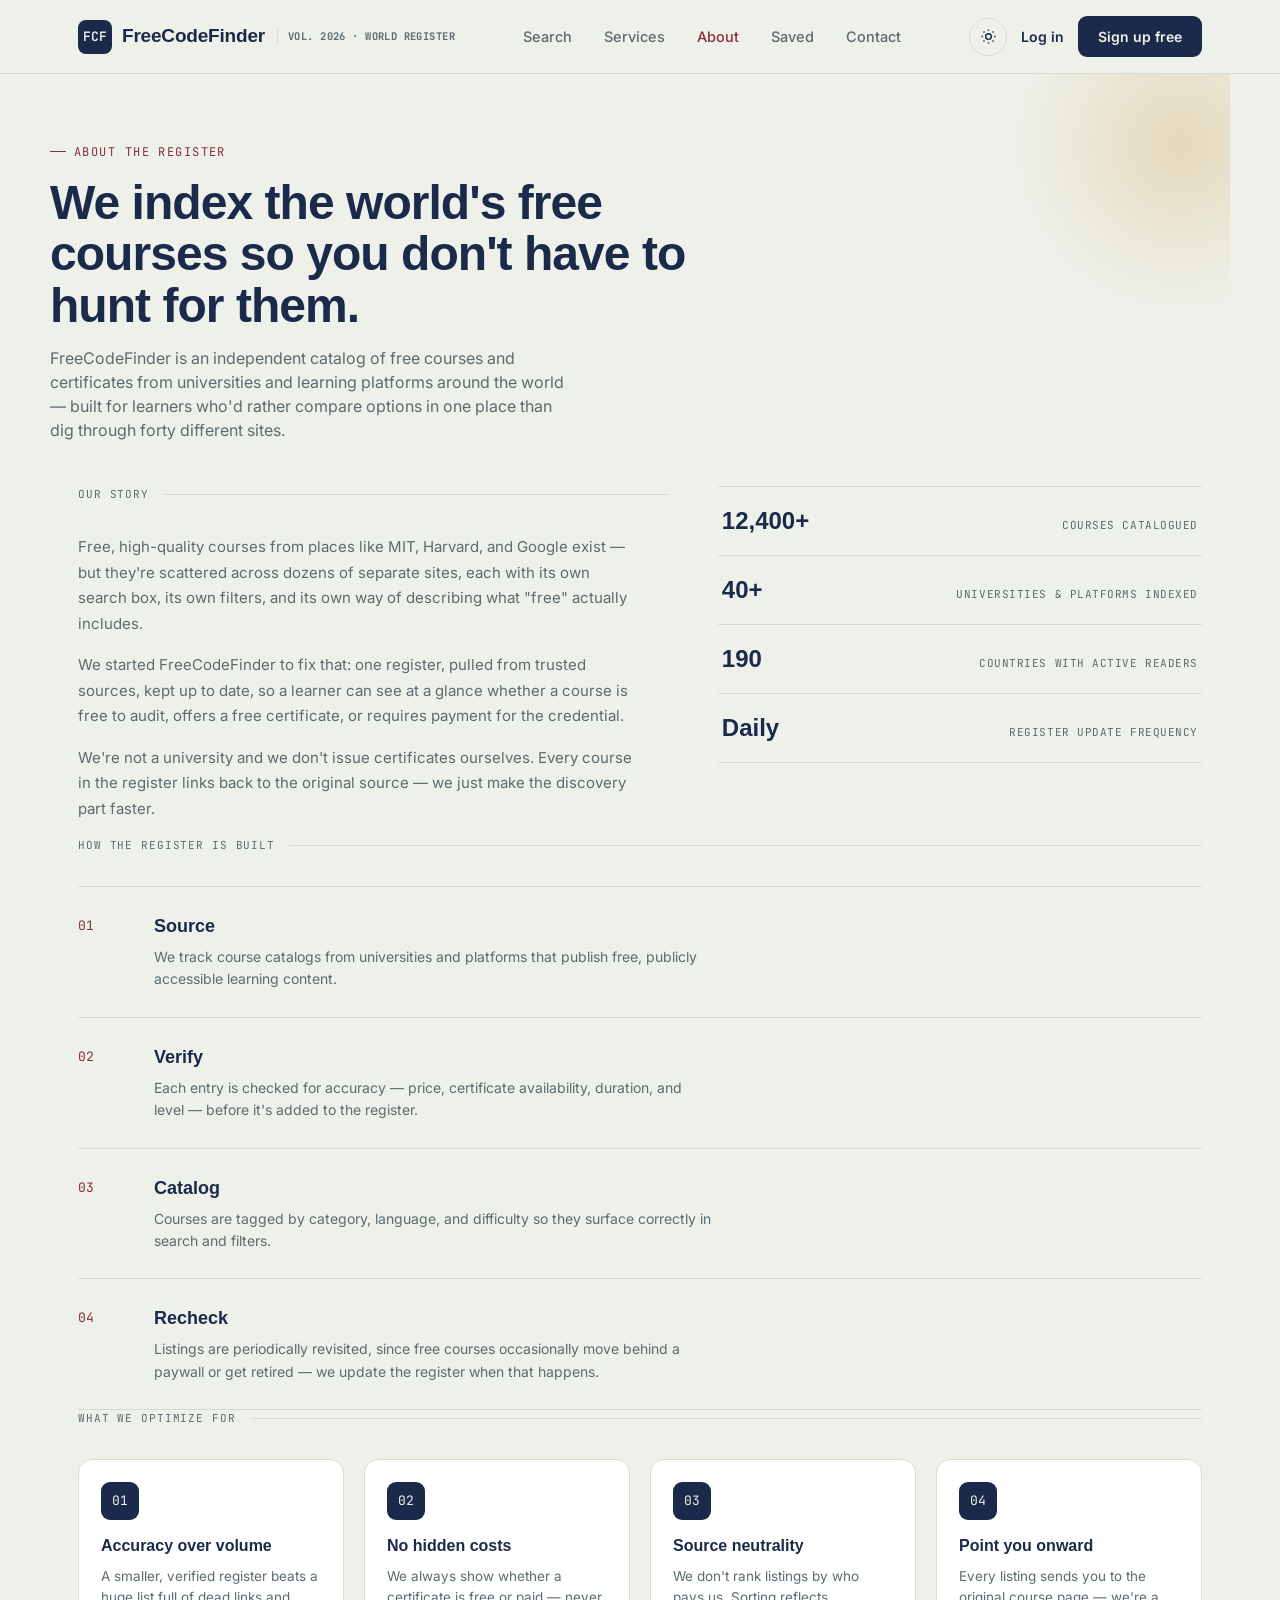
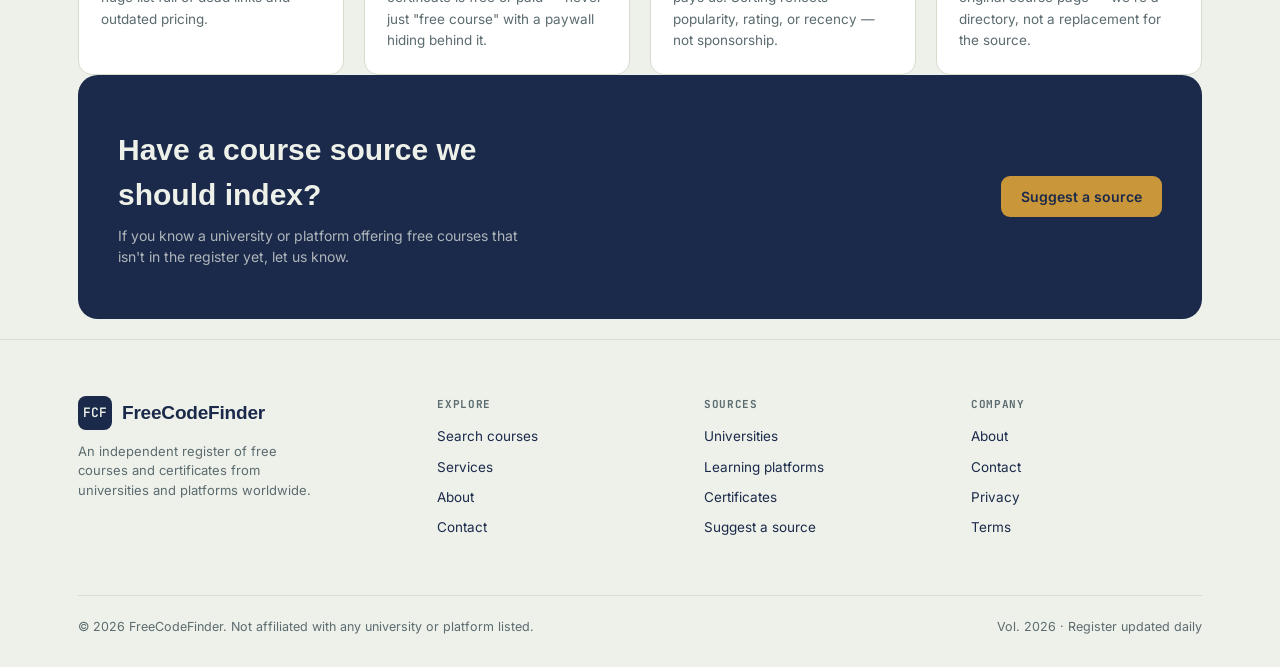
<file: CodeeFree/about.html>
<!DOCTYPE html>
<html lang="en" data-theme="light">
<head>
<meta charset="UTF-8">
<meta name="viewport" content="width=device-width, initial-scale=1.0">
<title>About — FreeCodeFinder</title>
<link rel="preconnect" href="https://fonts.googleapis.com">
<link rel="preconnect" href="https://fonts.gstatic.com" crossorigin>
<link href="https://fonts.googleapis.com/css2?family=Fraunces:opsz,wght@9..144,400;9..144,500;9..144,600;9..144,700&family=Inter:wght@400;500;600;700&family=JetBrains+Mono:wght@400;500;600&display=swap" rel="stylesheet">
<link rel="stylesheet" href="style.css">
</head>
<body>

<header class="nav">
  <div class="nav-row">
    <div class="brand">
      <div class="brand-mark">FCF</div>
      <span class="brand-word">FreeCodeFinder</span>
      <span class="brand-tag">VOL. 2026 &middot; WORLD REGISTER</span>
    </div>
    <nav class="nav-links">
      <a href="index.html">Search</a>
      <a href="services.html">Services</a>
      <a href="about.html" style="color:var(--crimson)">About</a>
      <a href="saved.html">Saved</a>
      <a href="contact.html">Contact</a>
    </nav>
    <div class="nav-actions">
      <button class="theme-toggle" id="themeToggle" aria-label="Toggle dark mode">
        <svg id="iconSun" viewBox="0 0 24 24" fill="none" stroke="currentColor" stroke-width="2"><circle cx="12" cy="12" r="4"/><path d="M12 2v2M12 20v2M4.9 4.9l1.4 1.4M17.7 17.7l1.4 1.4M2 12h2M20 12h2M4.9 19.1l1.4-1.4M17.7 6.3l1.4-1.4"/></svg>
      </button>
      <a href="login.html" class="btn-ghost">Log in</a>
      <a href="login.html" class="btn btn-primary">Sign up free</a>
      <button class="mobile-toggle" aria-label="Menu">
        <svg width="20" height="20" viewBox="0 0 24 24" fill="none" stroke="currentColor" stroke-width="2"><path d="M3 6h18M3 12h18M3 18h18"/></svg>
      </button>
    </div>
  </div>
</header>

<main>
  <section class="page-header wrap">
    <span class="eyebrow">About the register</span>
    <h1>We index the world's free courses so you don't have to hunt for them.</h1>
    <p class="lead">FreeCodeFinder is an independent catalog of free courses and certificates from universities and learning platforms around the world — built for learners who'd rather compare options in one place than dig through forty different sites.</p>
  </section>

  <section class="wrap">
    <div class="story-row">
      <div>
        <div class="stamp-divider"><span>Our story</span><div class="line"></div></div>
        <p>Free, high-quality courses from places like MIT, Harvard, and Google exist — but they're scattered across dozens of separate sites, each with its own search box, its own filters, and its own way of describing what "free" actually includes.</p>
        <p>We started FreeCodeFinder to fix that: one register, pulled from trusted sources, kept up to date, so a learner can see at a glance whether a course is free to audit, offers a free certificate, or requires payment for the credential.</p>
        <p>We're not a university and we don't issue certificates ourselves. Every course in the register links back to the original source — we just make the discovery part faster.</p>
      </div>
      <div class="story-stats">
        <div class="story-stat"><span class="num">12,400+</span><span class="label">Courses catalogued</span></div>
        <div class="story-stat"><span class="num">40+</span><span class="label">Universities &amp; platforms indexed</span></div>
        <div class="story-stat"><span class="num">190</span><span class="label">Countries with active readers</span></div>
        <div class="story-stat"><span class="num">Daily</span><span class="label">Register update frequency</span></div>
      </div>
    </div>
  </section>

  <section class="wrap">
    <div class="stamp-divider"><span>How the register is built</span><div class="line"></div></div>
    <div class="process-list">
      <div class="process-item">
        <span class="process-num">01</span>
        <div><h3>Source</h3><p>We track course catalogs from universities and platforms that publish free, publicly accessible learning content.</p></div>
      </div>
      <div class="process-item">
        <span class="process-num">02</span>
        <div><h3>Verify</h3><p>Each entry is checked for accuracy — price, certificate availability, duration, and level — before it's added to the register.</p></div>
      </div>
      <div class="process-item">
        <span class="process-num">03</span>
        <div><h3>Catalog</h3><p>Courses are tagged by category, language, and difficulty so they surface correctly in search and filters.</p></div>
      </div>
      <div class="process-item">
        <span class="process-num">04</span>
        <div><h3>Recheck</h3><p>Listings are periodically revisited, since free courses occasionally move behind a paywall or get retired — we update the register when that happens.</p></div>
      </div>
    </div>
  </section>

  <section class="wrap">
    <div class="stamp-divider"><span>What we optimize for</span><div class="line"></div></div>
    <div class="value-grid">
      <div class="value-card"><div class="value-mark">01</div><h3>Accuracy over volume</h3><p>A smaller, verified register beats a huge list full of dead links and outdated pricing.</p></div>
      <div class="value-card"><div class="value-mark">02</div><h3>No hidden costs</h3><p>We always show whether a certificate is free or paid — never just "free course" with a paywall hiding behind it.</p></div>
      <div class="value-card"><div class="value-mark">03</div><h3>Source neutrality</h3><p>We don't rank listings by who pays us. Sorting reflects popularity, rating, or recency — not sponsorship.</p></div>
      <div class="value-card"><div class="value-mark">04</div><h3>Point you onward</h3><p>Every listing sends you to the original course page — we're a directory, not a replacement for the source.</p></div>
    </div>
  </section>

  <section class="wrap">
    <div class="enroll">
      <div>
        <h2>Have a course source we should index?</h2>
        <p>If you know a university or platform offering free courses that isn't in the register yet, let us know.</p>
      </div>
      <a href="contact.html" class="btn btn-primary" style="background:var(--gold); color:var(--ink);">Suggest a source</a>
    </div>
  </section>
</main>

<footer>
  <div class="wrap">
    <div class="footer-grid">
      <div class="footer-brand">
        <div class="brand"><div class="brand-mark">FCF</div><span class="brand-word">FreeCodeFinder</span></div>
        <p>An independent register of free courses and certificates from universities and platforms worldwide.</p>
      </div>
      <div class="footer-col">
        <h4>Explore</h4>
        <ul><li><a href="index.html">Search courses</a></li><li><a href="services.html">Services</a></li><li><a href="about.html">About</a></li><li><a href="contact.html">Contact</a></li></ul>
      </div>
      <div class="footer-col">
        <h4>Sources</h4>
        <ul><li><a href="#">Universities</a></li><li><a href="#">Learning platforms</a></li><li><a href="#">Certificates</a></li><li><a href="contact.html">Suggest a source</a></li></ul>
      </div>
      <div class="footer-col">
        <h4>Company</h4>
        <ul><li><a href="about.html">About</a></li><li><a href="contact.html">Contact</a></li><li><a href="#">Privacy</a></li><li><a href="#">Terms</a></li></ul>
      </div>
    </div>
    <div class="footer-bottom">
      <span>© 2026 FreeCodeFinder. Not affiliated with any university or platform listed.</span>
      <span>Vol. 2026 · Register updated daily</span>
    </div>
  </div>
</footer>

<script>
  const root = document.documentElement;
  const toggle = document.getElementById('themeToggle');
  const prefersDark = window.matchMedia('(prefers-color-scheme: dark)').matches;
  if(prefersDark){ root.setAttribute('data-theme','dark'); }
  toggle.addEventListener('click', () => {
    const next = root.getAttribute('data-theme') === 'dark' ? 'light' : 'dark';
    root.setAttribute('data-theme', next);
  });
</script>

</body>
</html>
</file>
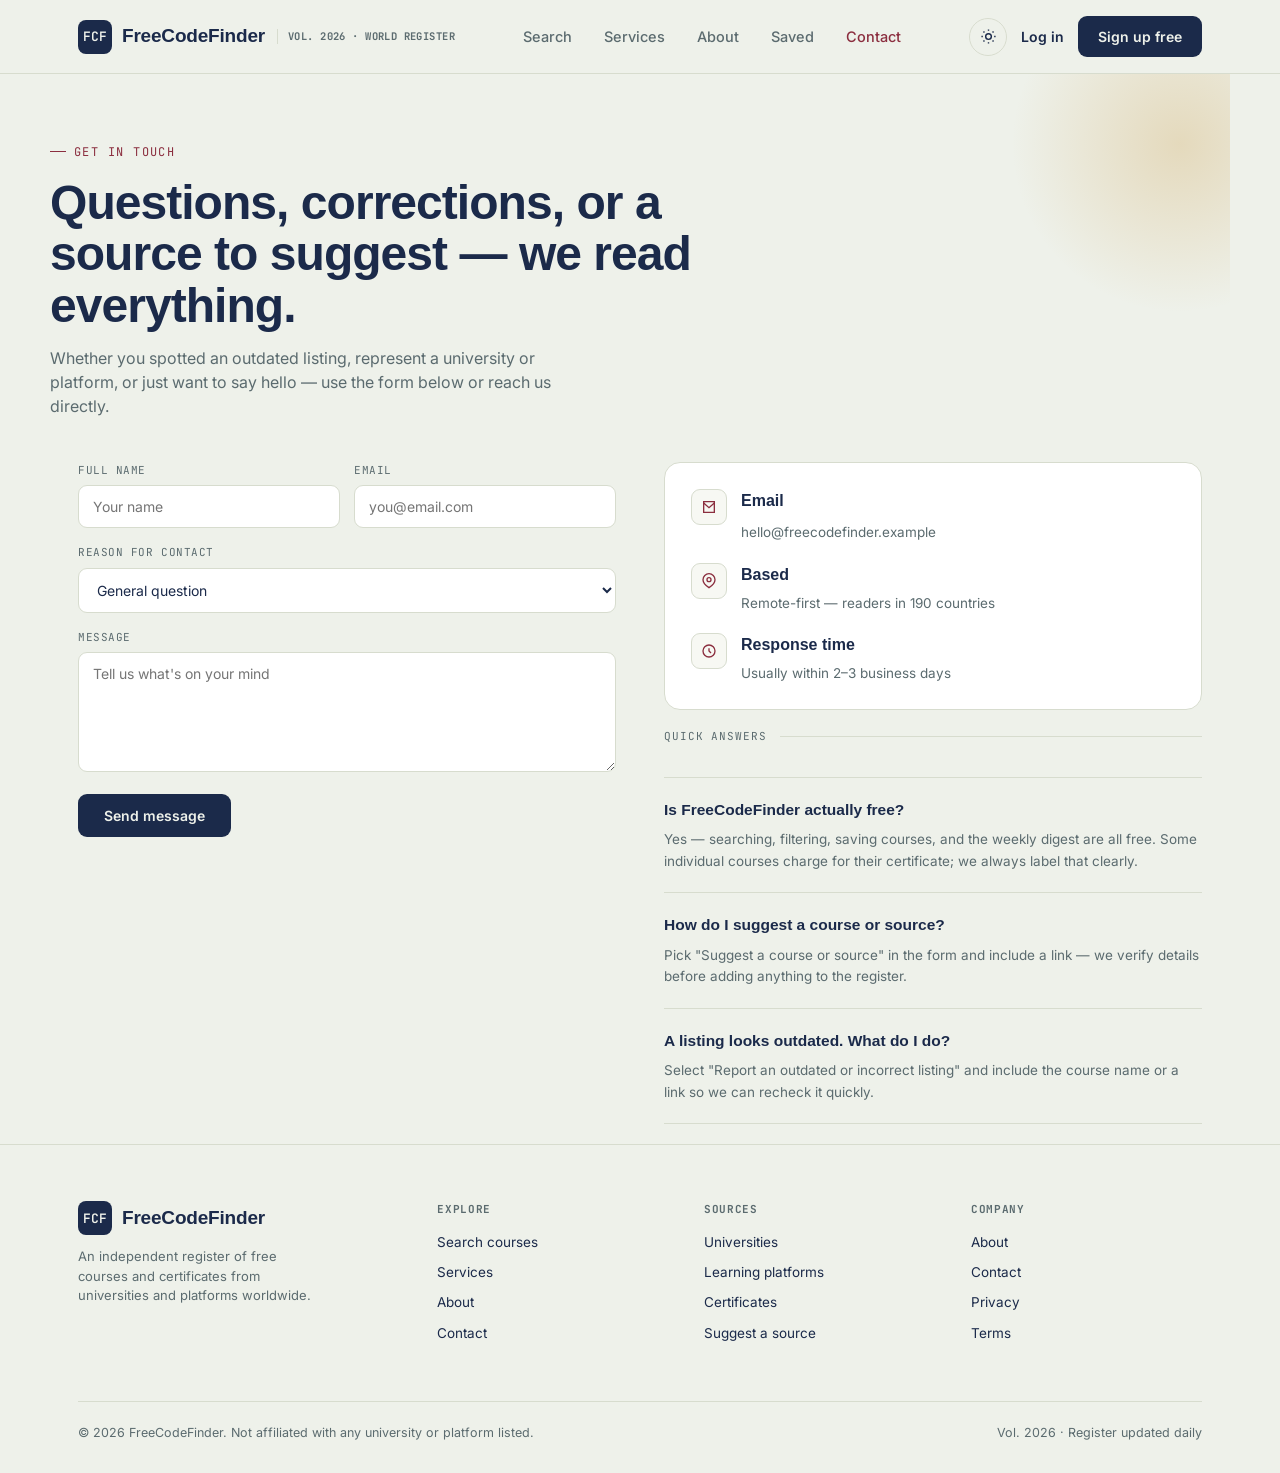
<file: CodeeFree/contact.html>
<!DOCTYPE html>
<html lang="en" data-theme="light">
<head>
<meta charset="UTF-8">
<meta name="viewport" content="width=device-width, initial-scale=1.0">
<title>Contact — FreeCodeFinder</title>
<link rel="preconnect" href="https://fonts.googleapis.com">
<link rel="preconnect" href="https://fonts.gstatic.com" crossorigin>
<link href="https://fonts.googleapis.com/css2?family=Fraunces:opsz,wght@9..144,400;9..144,500;9..144,600;9..144,700&family=Inter:wght@400;500;600;700&family=JetBrains+Mono:wght@400;500;600&display=swap" rel="stylesheet">
<link rel="stylesheet" href="style.css">
</head>
<body>

<header class="nav">
  <div class="nav-row">
    <div class="brand">
      <div class="brand-mark">FCF</div>
      <span class="brand-word">FreeCodeFinder</span>
      <span class="brand-tag">VOL. 2026 &middot; WORLD REGISTER</span>
    </div>
    <nav class="nav-links">
      <a href="index.html">Search</a>
      <a href="services.html">Services</a>
      <a href="about.html">About</a>
      <a href="saved.html">Saved</a>
      <a href="contact.html" style="color:var(--crimson)">Contact</a>
    </nav>
    <div class="nav-actions">
      <button class="theme-toggle" id="themeToggle" aria-label="Toggle dark mode">
        <svg id="iconSun" viewBox="0 0 24 24" fill="none" stroke="currentColor" stroke-width="2"><circle cx="12" cy="12" r="4"/><path d="M12 2v2M12 20v2M4.9 4.9l1.4 1.4M17.7 17.7l1.4 1.4M2 12h2M20 12h2M4.9 19.1l1.4-1.4M17.7 6.3l1.4-1.4"/></svg>
      </button>
      <a href="login.html" class="btn-ghost">Log in</a>
      <a href="login.html" class="btn btn-primary">Sign up free</a>
      <button class="mobile-toggle" aria-label="Menu">
        <svg width="20" height="20" viewBox="0 0 24 24" fill="none" stroke="currentColor" stroke-width="2"><path d="M3 6h18M3 12h18M3 18h18"/></svg>
      </button>
    </div>
  </div>
</header>

<main>
  <section class="page-header wrap">
    <span class="eyebrow">Get in touch</span>
    <h1>Questions, corrections, or a source to suggest — we read everything.</h1>
    <p class="lead">Whether you spotted an outdated listing, represent a university or platform, or just want to say hello — use the form below or reach us directly.</p>
  </section>

  <section class="wrap">
    <div class="contact-grid">
      <form class="contact-form" onsubmit="event.preventDefault(); this.querySelector('.btn-primary').textContent='Sent — thank you';">
        <div class="form-row">
          <div class="field"><label for="name">Full name</label><input id="name" type="text" placeholder="Your name" required></div>
          <div class="field"><label for="email">Email</label><input id="email" type="email" placeholder="you@email.com" required></div>
        </div>
        <div class="field">
          <label for="reason">Reason for contact</label>
          <select id="reason">
            <option>General question</option>
            <option>Suggest a course or source</option>
            <option>Report an outdated or incorrect listing</option>
            <option>University / platform partnership</option>
            <option>Something else</option>
          </select>
        </div>
        <div class="field"><label for="message">Message</label><textarea id="message" placeholder="Tell us what's on your mind" required></textarea></div>
        <button type="submit" class="btn btn-primary" style="width:fit-content;">Send message</button>
      </form>

      <div>
        <div class="contact-info-card">
          <div class="contact-info-row">
            <div class="contact-icon"><svg viewBox="0 0 24 24" fill="none" stroke="currentColor" stroke-width="2"><path d="M4 4h16v16H4z"/><path d="M4 6l8 7 8-7"/></svg></div>
            <div><h3>Email</h3><a href="mailto:hello@freecodefinder.example">hello@freecodefinder.example</a></div>
          </div>
          <div class="contact-info-row">
            <div class="contact-icon"><svg viewBox="0 0 24 24" fill="none" stroke="currentColor" stroke-width="2"><path d="M21 10c0 6-9 12-9 12s-9-6-9-12a9 9 0 0118 0z"/><circle cx="12" cy="10" r="3"/></svg></div>
            <div><h3>Based</h3><p>Remote-first &mdash; readers in 190 countries</p></div>
          </div>
          <div class="contact-info-row">
            <div class="contact-icon"><svg viewBox="0 0 24 24" fill="none" stroke="currentColor" stroke-width="2"><path d="M12 8v4l3 3"/><circle cx="12" cy="12" r="9"/></svg></div>
            <div><h3>Response time</h3><p>Usually within 2&ndash;3 business days</p></div>
          </div>
        </div>

        <div class="stamp-divider"><span>Quick answers</span><div class="line"></div></div>
        <div class="faq-item">
          <h4>Is FreeCodeFinder actually free?</h4>
          <p>Yes — searching, filtering, saving courses, and the weekly digest are all free. Some individual courses charge for their certificate; we always label that clearly.</p>
        </div>
        <div class="faq-item">
          <h4>How do I suggest a course or source?</h4>
          <p>Pick "Suggest a course or source" in the form and include a link — we verify details before adding anything to the register.</p>
        </div>
        <div class="faq-item">
          <h4>A listing looks outdated. What do I do?</h4>
          <p>Select "Report an outdated or incorrect listing" and include the course name or a link so we can recheck it quickly.</p>
        </div>
      </div>
    </div>
  </section>
</main>

<footer>
  <div class="wrap">
    <div class="footer-grid">
      <div class="footer-brand">
        <div class="brand"><div class="brand-mark">FCF</div><span class="brand-word">FreeCodeFinder</span></div>
        <p>An independent register of free courses and certificates from universities and platforms worldwide.</p>
      </div>
      <div class="footer-col">
        <h4>Explore</h4>
        <ul><li><a href="index.html">Search courses</a></li><li><a href="services.html">Services</a></li><li><a href="about.html">About</a></li><li><a href="contact.html">Contact</a></li></ul>
      </div>
      <div class="footer-col">
        <h4>Sources</h4>
        <ul><li><a href="#">Universities</a></li><li><a href="#">Learning platforms</a></li><li><a href="#">Certificates</a></li><li><a href="contact.html">Suggest a source</a></li></ul>
      </div>
      <div class="footer-col">
        <h4>Company</h4>
        <ul><li><a href="about.html">About</a></li><li><a href="contact.html">Contact</a></li><li><a href="#">Privacy</a></li><li><a href="#">Terms</a></li></ul>
      </div>
    </div>
    <div class="footer-bottom">
      <span>© 2026 FreeCodeFinder. Not affiliated with any university or platform listed.</span>
      <span>Vol. 2026 · Register updated daily</span>
    </div>
  </div>
</footer>

<script>
  const root = document.documentElement;
  const toggle = document.getElementById('themeToggle');
  const prefersDark = window.matchMedia('(prefers-color-scheme: dark)').matches;
  if(prefersDark){ root.setAttribute('data-theme','dark'); }
  toggle.addEventListener('click', () => {
    const next = root.getAttribute('data-theme') === 'dark' ? 'light' : 'dark';
    root.setAttribute('data-theme', next);
  });
</script>

</body>
</html>
</file>
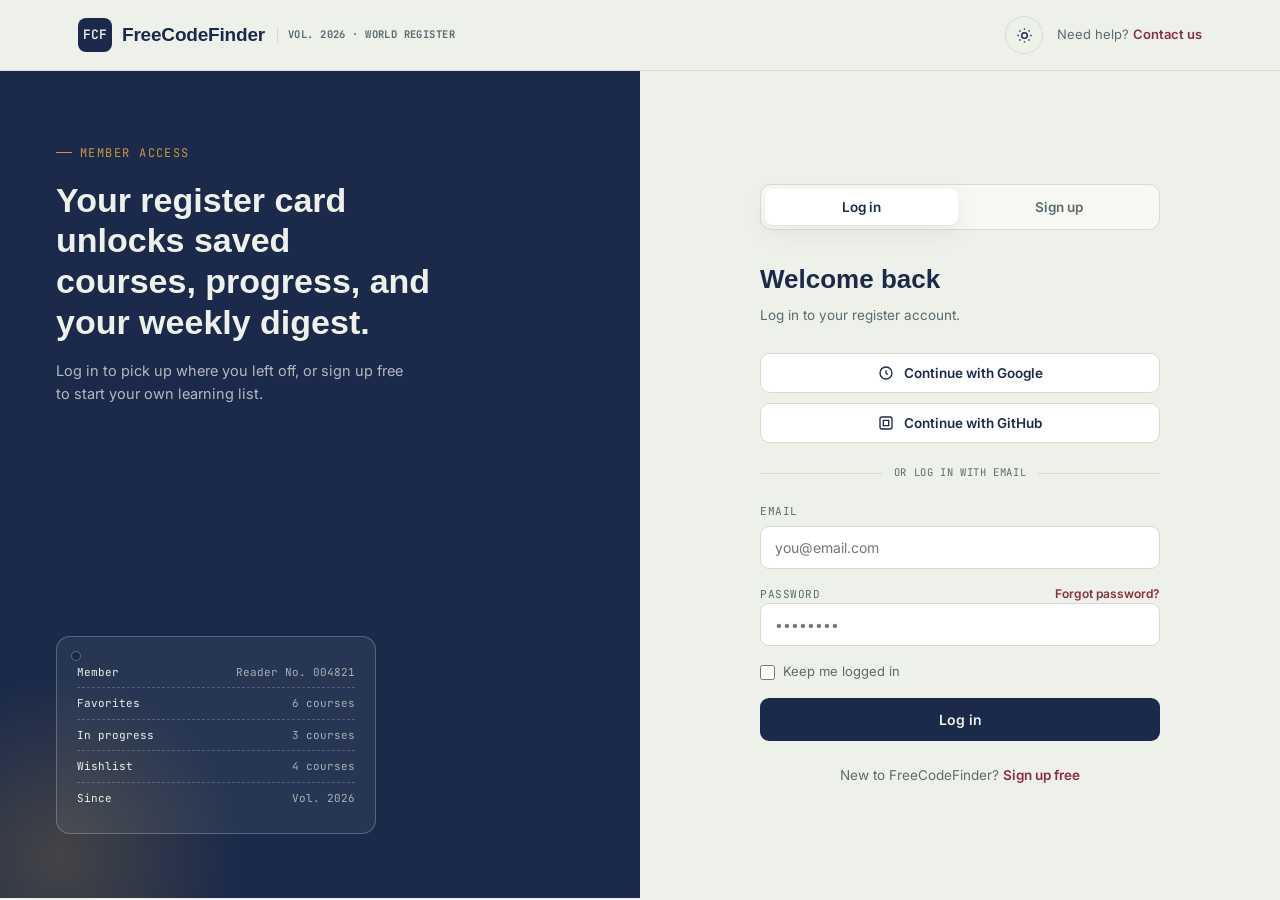
<file: CodeeFree/login.html>
<!DOCTYPE html>
<html lang="en" data-theme="light">
<head>
<meta charset="UTF-8">
<meta name="viewport" content="width=device-width, initial-scale=1.0">
<title>Log in — FreeCodeFinder</title>
<link rel="preconnect" href="https://fonts.googleapis.com">
<link rel="preconnect" href="https://fonts.gstatic.com" crossorigin>
<link href="https://fonts.googleapis.com/css2?family=Fraunces:opsz,wght@9..144,400;9..144,500;9..144,600;9..144,700&family=Inter:wght@400;500;600;700&family=JetBrains+Mono:wght@400;500;600&display=swap" rel="stylesheet">
<link rel="stylesheet" href="style.css">
</head>
<body>

<header class="nav">
  <div class="nav-row">
    <a href="index.html" class="brand">
      <div class="brand-mark">FCF</div>
      <span class="brand-word">FreeCodeFinder</span>
      <span class="brand-tag">VOL. 2026 &middot; WORLD REGISTER</span>
    </a>
    <div class="nav-actions">
      <button class="theme-toggle" id="themeToggle" aria-label="Toggle dark mode">
        <svg id="iconSun" viewBox="0 0 24 24" fill="none" stroke="currentColor" stroke-width="2"><circle cx="12" cy="12" r="4"/><path d="M12 2v2M12 20v2M4.9 4.9l1.4 1.4M17.7 17.7l1.4 1.4M2 12h2M20 12h2M4.9 19.1l1.4-1.4M17.7 6.3l1.4-1.4"/></svg>
      </button>
      <span style="font-size:13px; color:var(--text-secondary);">Need help? <a href="contact.html" class="link-accent">Contact us</a></span>
    </div>
  </div>
</header>

<main class="auth-shell">
  <!-- LEFT: brand visual / reader's card mock -->
  <div class="auth-visual">
    <div>
      <span class="eyebrow">Member access</span>
      <h2>Your register card unlocks saved courses, progress, and your weekly digest.</h2>
      <p>Log in to pick up where you left off, or sign up free to start your own learning list.</p>
    </div>
    <div class="auth-card-mock">
      <div class="row"><span>Member</span><span>Reader No. 004821</span></div>
      <div class="row"><span>Favorites</span><span>6 courses</span></div>
      <div class="row"><span>In progress</span><span>3 courses</span></div>
      <div class="row"><span>Wishlist</span><span>4 courses</span></div>
      <div class="row"><span>Since</span><span>Vol. 2026</span></div>
    </div>
  </div>

  <!-- RIGHT: auth forms -->
  <div class="auth-panel">
    <div class="auth-box">
      <div class="auth-tabs">
        <button class="auth-tab active" data-auth="login">Log in</button>
        <button class="auth-tab" data-auth="signup">Sign up</button>
      </div>

      <!-- LOG IN -->
      <div class="auth-form-panel active" id="form-login">
        <h1>Welcome back</h1>
        <p class="sub">Log in to your register account.</p>

        <div class="social-row">
          <button class="social-btn"><svg viewBox="0 0 24 24" fill="none" stroke="currentColor" stroke-width="2"><circle cx="12" cy="12" r="9"/><path d="M12 8v4l2.5 2.5"/></svg> Continue with Google</button>
          <button class="social-btn"><svg viewBox="0 0 24 24" fill="none" stroke="currentColor" stroke-width="2"><rect x="3" y="3" width="18" height="18" rx="3"/><path d="M8 8h8v8H8z"/></svg> Continue with GitHub</button>
        </div>

        <div class="divider-row"><div class="line"></div><span>or log in with email</span><div class="line"></div></div>

        <form class="auth-fieldset" onsubmit="event.preventDefault(); this.querySelector('button[type=submit]').textContent='Logging in…';">
          <div class="field"><label for="li-email">Email</label><input id="li-email" type="email" placeholder="you@email.com" required></div>
          <div class="field">
            <div class="field-row-between"><label for="li-pass" style="margin-bottom:0;">Password</label><a href="#" class="link-accent" style="font-size:12px;">Forgot password?</a></div>
            <input id="li-pass" type="password" placeholder="••••••••" required>
          </div>
          <div class="check-row"><input type="checkbox" id="li-remember"><label for="li-remember">Keep me logged in</label></div>
          <button type="submit" class="btn btn-primary" style="width:100%; padding:13px 0;">Log in</button>
        </form>
      </div>

      <!-- SIGN UP -->
      <div class="auth-form-panel" id="form-signup">
        <h1>Create your account</h1>
        <p class="sub">Free forever — save courses, track progress, get the weekly digest.</p>

        <div class="social-row">
          <button class="social-btn"><svg viewBox="0 0 24 24" fill="none" stroke="currentColor" stroke-width="2"><circle cx="12" cy="12" r="9"/><path d="M12 8v4l2.5 2.5"/></svg> Sign up with Google</button>
          <button class="social-btn"><svg viewBox="0 0 24 24" fill="none" stroke="currentColor" stroke-width="2"><rect x="3" y="3" width="18" height="18" rx="3"/><path d="M8 8h8v8H8z"/></svg> Sign up with GitHub</button>
        </div>

        <div class="divider-row"><div class="line"></div><span>or sign up with email</span><div class="line"></div></div>

        <form class="auth-fieldset" onsubmit="event.preventDefault(); this.querySelector('button[type=submit]').textContent='Creating account…';">
          <div class="field"><label for="su-name">Full name</label><input id="su-name" type="text" placeholder="Your name" required></div>
          <div class="field"><label for="su-email">Email</label><input id="su-email" type="email" placeholder="you@email.com" required></div>
          <div class="field">
            <label for="su-pass">Password</label>
            <input id="su-pass" type="password" placeholder="At least 8 characters" required oninput="updateStrength(this.value)">
            <div class="pw-strength" id="pw-strength"><span></span><span></span><span></span><span></span></div>
          </div>
          <div class="check-row"><input type="checkbox" id="su-terms" required><label for="su-terms">I agree to the <a href="#" class="link-accent">Terms</a> and <a href="#" class="link-accent">Privacy Policy</a></label></div>
          <button type="submit" class="btn btn-primary" style="width:100%; padding:13px 0;">Create account</button>
        </form>
      </div>

      <p class="auth-switch" id="authSwitchText">
        New to FreeCodeFinder? <a href="#" class="link-accent" onclick="setAuthTab('signup'); return false;">Sign up free</a>
      </p>
    </div>
  </div>
</main>

<script>
  const root = document.documentElement;
  const toggle = document.getElementById('themeToggle');
  const prefersDark = window.matchMedia('(prefers-color-scheme: dark)').matches;
  if(prefersDark){ root.setAttribute('data-theme','dark'); }
  toggle.addEventListener('click', () => {
    const next = root.getAttribute('data-theme') === 'dark' ? 'light' : 'dark';
    root.setAttribute('data-theme', next);
  });

  const switchText = document.getElementById('authSwitchText');
  function setAuthTab(tab){
    document.querySelectorAll('.auth-tab').forEach(t=>t.classList.toggle('active', t.dataset.auth === tab));
    document.querySelectorAll('.auth-form-panel').forEach(p=>p.classList.remove('active'));
    document.getElementById('form-' + tab).classList.add('active');
    switchText.innerHTML = tab === 'login'
      ? 'New to FreeCodeFinder? <a href="#" class="link-accent" onclick="setAuthTab(\'signup\'); return false;">Sign up free</a>'
      : 'Already have an account? <a href="#" class="link-accent" onclick="setAuthTab(\'login\'); return false;">Log in</a>';
  }
  document.querySelectorAll('.auth-tab').forEach(btn=>{
    btn.addEventListener('click', ()=> setAuthTab(btn.dataset.auth));
  });

  function updateStrength(val){
    const bars = document.querySelectorAll('#pw-strength span');
    let score = 0;
    if(val.length >= 8) score++;
    if(/[A-Z]/.test(val)) score++;
    if(/[0-9]/.test(val)) score++;
    if(/[^A-Za-z0-9]/.test(val)) score++;
    const colors = ['var(--crimson)','var(--crimson)','var(--gold)','var(--gold)','#3E8A5C'];
    bars.forEach((b,i)=>{ b.style.background = i < score ? colors[score] : 'var(--line)'; });
  }
</script>

</body>
</html>
</file>
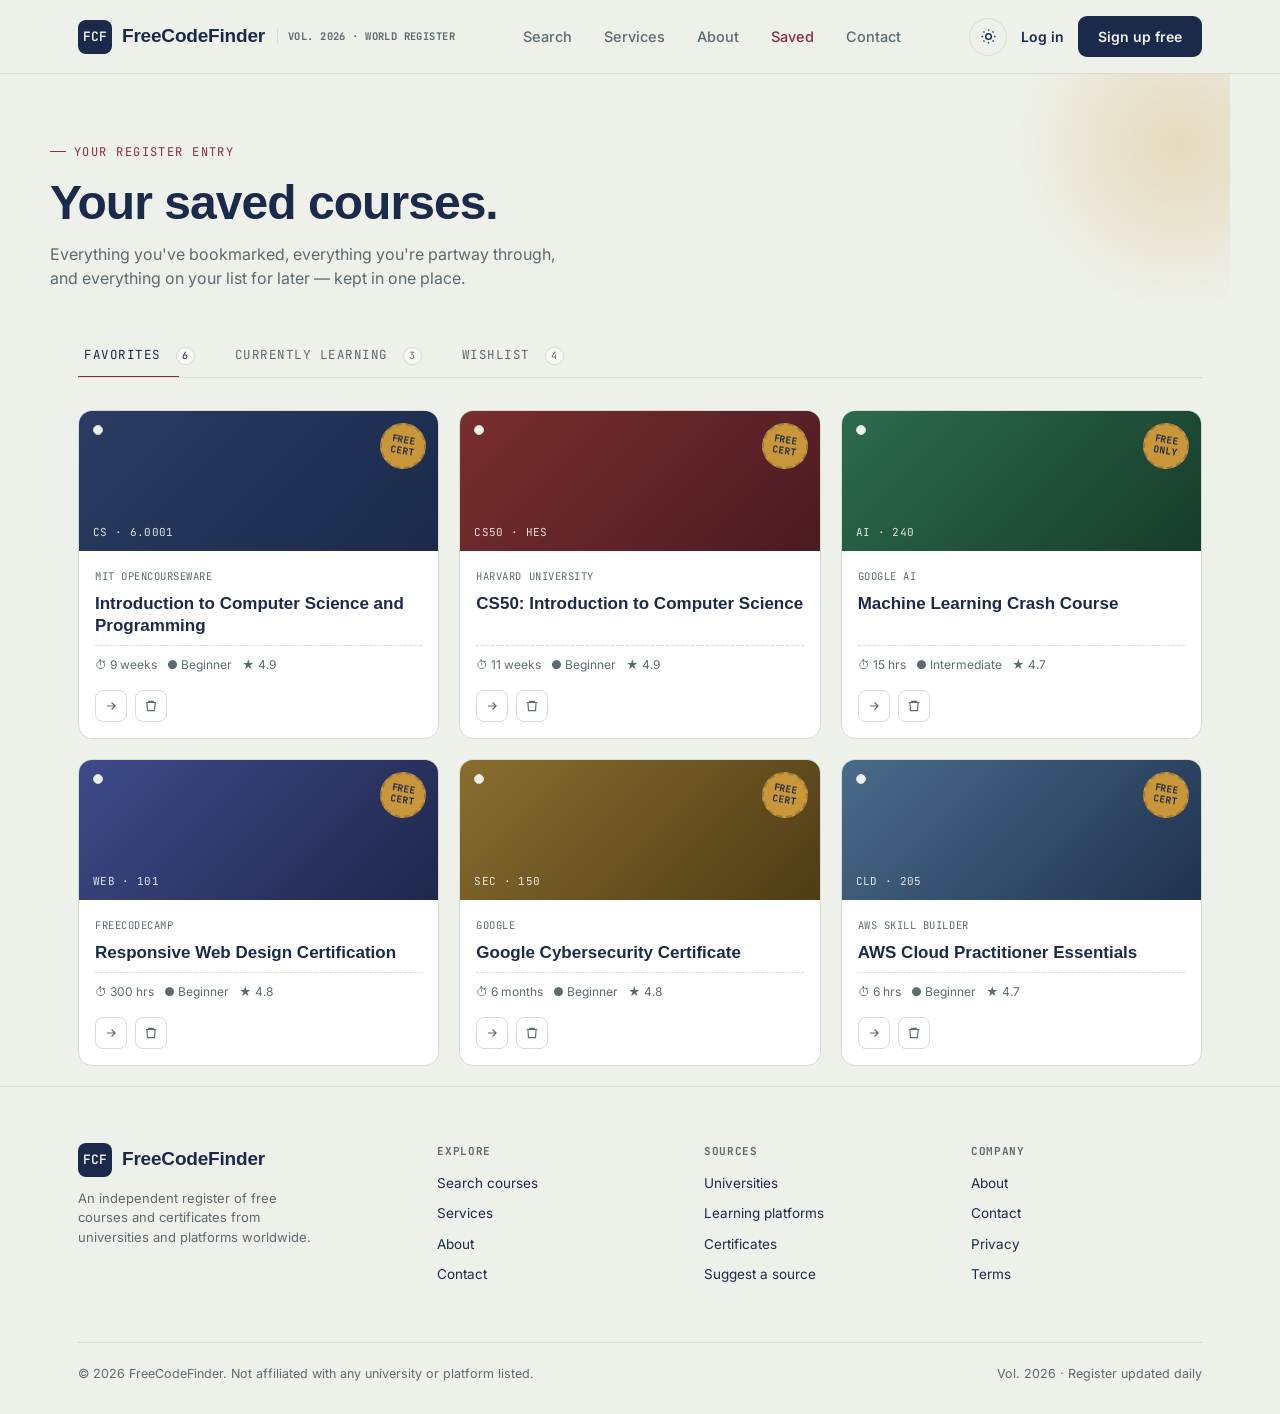
<file: CodeeFree/saved.html>
<!DOCTYPE html>
<html lang="en" data-theme="light">
<head>
<meta charset="UTF-8">
<meta name="viewport" content="width=device-width, initial-scale=1.0">
<title>Saved — FreeCodeFinder</title>
<link rel="preconnect" href="https://fonts.googleapis.com">
<link rel="preconnect" href="https://fonts.gstatic.com" crossorigin>
<link href="https://fonts.googleapis.com/css2?family=Fraunces:opsz,wght@9..144,400;9..144,500;9..144,600;9..144,700&family=Inter:wght@400;500;600;700&family=JetBrains+Mono:wght@400;500;600&display=swap" rel="stylesheet">
<link rel="stylesheet" href="style.css">
</head>
<body>

<header class="nav">
  <div class="nav-row">
    <div class="brand">
      <div class="brand-mark">FCF</div>
      <span class="brand-word">FreeCodeFinder</span>
      <span class="brand-tag">VOL. 2026 &middot; WORLD REGISTER</span>
    </div>
    <nav class="nav-links">
      <a href="index.html">Search</a>
      <a href="services.html">Services</a>
      <a href="about.html">About</a>
      <a href="saved.html" style="color:var(--crimson)">Saved</a>
      <a href="contact.html">Contact</a>
    </nav>
    <div class="nav-actions">
      <button class="theme-toggle" id="themeToggle" aria-label="Toggle dark mode">
        <svg id="iconSun" viewBox="0 0 24 24" fill="none" stroke="currentColor" stroke-width="2"><circle cx="12" cy="12" r="4"/><path d="M12 2v2M12 20v2M4.9 4.9l1.4 1.4M17.7 17.7l1.4 1.4M2 12h2M20 12h2M4.9 19.1l1.4-1.4M17.7 6.3l1.4-1.4"/></svg>
      </button>
      <a href="login.html" class="btn-ghost">Log in</a>
      <a href="login.html" class="btn btn-primary">Sign up free</a>
      <button class="mobile-toggle" aria-label="Menu">
        <svg width="20" height="20" viewBox="0 0 24 24" fill="none" stroke="currentColor" stroke-width="2"><path d="M3 6h18M3 12h18M3 18h18"/></svg>
      </button>
    </div>
  </div>
</header>

<main>
  <section class="page-header wrap">
    <span class="eyebrow">Your register entry</span>
    <h1>Your saved courses.</h1>
    <p class="lead">Everything you've bookmarked, everything you're partway through, and everything on your list for later — kept in one place.</p>
  </section>

  <section class="wrap">
    <div class="tab-bar" role="tablist">
      <button class="tab-btn active" data-tab="favorites" role="tab">Favorites <span class="count">6</span></button>
      <button class="tab-btn" data-tab="current" role="tab">Currently learning <span class="count">3</span></button>
      <button class="tab-btn" data-tab="wishlist" role="tab">Wishlist <span class="count">4</span></button>
    </div>

    <!-- FAVORITES -->
    <div class="tab-panel active" id="panel-favorites">
      <div class="card-grid">
        <article class="index-card saved-card">
          <div class="card-media"><span class="card-code">CS · 6.0001</span><div class="seal">FREE<br>CERT</div></div>
          <div class="card-body">
            <span class="card-source">MIT OpenCourseWare</span>
            <span class="card-title">Introduction to Computer Science and Programming</span>
            <div class="card-meta"><span>⏱ 9 weeks</span><span>● Beginner</span><span>★ 4.9</span></div>
          </div>
          <div class="card-actions">
            <button class="icon-btn" title="Move to Currently Learning" onclick="moveCourse(this,'current')">
              <svg viewBox="0 0 24 24" fill="none" stroke="currentColor" stroke-width="2"><path d="M5 12h14M13 6l6 6-6 6"/></svg>
            </button>
            <button class="icon-btn" title="Remove from favorites" onclick="removeCourse(this)">
              <svg viewBox="0 0 24 24" fill="none" stroke="currentColor" stroke-width="2"><path d="M3 6h18M8 6V4h8v2M19 6l-1 14H6L5 6"/></svg>
            </button>
          </div>
        </article>

        <article class="index-card saved-card">
          <div class="card-media" style="background:linear-gradient(135deg,#7A2E2E,#4A1B22)"><span class="card-code">CS50 · HES</span><div class="seal">FREE<br>CERT</div></div>
          <div class="card-body">
            <span class="card-source">Harvard University</span>
            <span class="card-title">CS50: Introduction to Computer Science</span>
            <div class="card-meta"><span>⏱ 11 weeks</span><span>● Beginner</span><span>★ 4.9</span></div>
          </div>
          <div class="card-actions">
            <button class="icon-btn" title="Move to Currently Learning" onclick="moveCourse(this,'current')">
              <svg viewBox="0 0 24 24" fill="none" stroke="currentColor" stroke-width="2"><path d="M5 12h14M13 6l6 6-6 6"/></svg>
            </button>
            <button class="icon-btn" title="Remove from favorites" onclick="removeCourse(this)">
              <svg viewBox="0 0 24 24" fill="none" stroke="currentColor" stroke-width="2"><path d="M3 6h18M8 6V4h8v2M19 6l-1 14H6L5 6"/></svg>
            </button>
          </div>
        </article>

        <article class="index-card saved-card">
          <div class="card-media" style="background:linear-gradient(135deg,#2C6B4F,#173C2B)"><span class="card-code">AI · 240</span><div class="seal">FREE<br>ONLY</div></div>
          <div class="card-body">
            <span class="card-source">Google AI</span>
            <span class="card-title">Machine Learning Crash Course</span>
            <div class="card-meta"><span>⏱ 15 hrs</span><span>● Intermediate</span><span>★ 4.7</span></div>
          </div>
          <div class="card-actions">
            <button class="icon-btn" title="Move to Currently Learning" onclick="moveCourse(this,'current')">
              <svg viewBox="0 0 24 24" fill="none" stroke="currentColor" stroke-width="2"><path d="M5 12h14M13 6l6 6-6 6"/></svg>
            </button>
            <button class="icon-btn" title="Remove from favorites" onclick="removeCourse(this)">
              <svg viewBox="0 0 24 24" fill="none" stroke="currentColor" stroke-width="2"><path d="M3 6h18M8 6V4h8v2M19 6l-1 14H6L5 6"/></svg>
            </button>
          </div>
        </article>

        <article class="index-card saved-card">
          <div class="card-media" style="background:linear-gradient(135deg,#3E4A8A,#1F274A)"><span class="card-code">WEB · 101</span><div class="seal">FREE<br>CERT</div></div>
          <div class="card-body">
            <span class="card-source">freeCodeCamp</span>
            <span class="card-title">Responsive Web Design Certification</span>
            <div class="card-meta"><span>⏱ 300 hrs</span><span>● Beginner</span><span>★ 4.8</span></div>
          </div>
          <div class="card-actions">
            <button class="icon-btn" title="Move to Currently Learning" onclick="moveCourse(this,'current')">
              <svg viewBox="0 0 24 24" fill="none" stroke="currentColor" stroke-width="2"><path d="M5 12h14M13 6l6 6-6 6"/></svg>
            </button>
            <button class="icon-btn" title="Remove from favorites" onclick="removeCourse(this)">
              <svg viewBox="0 0 24 24" fill="none" stroke="currentColor" stroke-width="2"><path d="M3 6h18M8 6V4h8v2M19 6l-1 14H6L5 6"/></svg>
            </button>
          </div>
        </article>

        <article class="index-card saved-card">
          <div class="card-media" style="background:linear-gradient(135deg,#8A6E2F,#4E3C15)"><span class="card-code">SEC · 150</span><div class="seal">FREE<br>CERT</div></div>
          <div class="card-body">
            <span class="card-source">Google</span>
            <span class="card-title">Google Cybersecurity Certificate</span>
            <div class="card-meta"><span>⏱ 6 months</span><span>● Beginner</span><span>★ 4.8</span></div>
          </div>
          <div class="card-actions">
            <button class="icon-btn" title="Move to Currently Learning" onclick="moveCourse(this,'current')">
              <svg viewBox="0 0 24 24" fill="none" stroke="currentColor" stroke-width="2"><path d="M5 12h14M13 6l6 6-6 6"/></svg>
            </button>
            <button class="icon-btn" title="Remove from favorites" onclick="removeCourse(this)">
              <svg viewBox="0 0 24 24" fill="none" stroke="currentColor" stroke-width="2"><path d="M3 6h18M8 6V4h8v2M19 6l-1 14H6L5 6"/></svg>
            </button>
          </div>
        </article>

        <article class="index-card saved-card">
          <div class="card-media" style="background:linear-gradient(135deg,#4A6B8A,#1F3350)"><span class="card-code">CLD · 205</span><div class="seal">FREE<br>CERT</div></div>
          <div class="card-body">
            <span class="card-source">AWS Skill Builder</span>
            <span class="card-title">AWS Cloud Practitioner Essentials</span>
            <div class="card-meta"><span>⏱ 6 hrs</span><span>● Beginner</span><span>★ 4.7</span></div>
          </div>
          <div class="card-actions">
            <button class="icon-btn" title="Move to Currently Learning" onclick="moveCourse(this,'current')">
              <svg viewBox="0 0 24 24" fill="none" stroke="currentColor" stroke-width="2"><path d="M5 12h14M13 6l6 6-6 6"/></svg>
            </button>
            <button class="icon-btn" title="Remove from favorites" onclick="removeCourse(this)">
              <svg viewBox="0 0 24 24" fill="none" stroke="currentColor" stroke-width="2"><path d="M3 6h18M8 6V4h8v2M19 6l-1 14H6L5 6"/></svg>
            </button>
          </div>
        </article>
      </div>
    </div>

    <!-- CURRENTLY LEARNING -->
    <div class="tab-panel" id="panel-current">
      <div class="card-grid">
        <article class="index-card saved-card">
          <div class="card-media"><span class="card-code">DS · 210</span><div class="seal">FREE<br>CERT</div></div>
          <div class="card-body">
            <span class="card-source">NPTEL</span>
            <span class="card-title">Data Structures and Algorithms</span>
            <div class="progress-track"><div class="progress-fill" style="width:64%"></div></div>
            <div class="progress-label"><span>64% complete</span><span>Week 7 of 11</span></div>
          </div>
          <div class="card-actions">
            <button class="icon-btn" title="Mark as favorite" onclick="moveCourse(this,'favorites')">
              <svg viewBox="0 0 24 24" fill="none" stroke="currentColor" stroke-width="2"><path d="M12 21s-7-4.5-9.5-9C.5 8 2 4 6 4c2 0 4 1.5 6 4 2-2.5 4-4 6-4 4 0 5.5 4 3.5 8-2.5 4.5-9.5 9-9.5 9z"/></svg>
            </button>
            <button class="icon-btn" title="Remove" onclick="removeCourse(this)">
              <svg viewBox="0 0 24 24" fill="none" stroke="currentColor" stroke-width="2"><path d="M3 6h18M8 6V4h8v2M19 6l-1 14H6L5 6"/></svg>
            </button>
          </div>
        </article>

        <article class="index-card saved-card">
          <div class="card-media" style="background:linear-gradient(135deg,#3E4A8A,#1F274A)"><span class="card-code">WEB · 101</span><div class="seal">FREE<br>CERT</div></div>
          <div class="card-body">
            <span class="card-source">freeCodeCamp</span>
            <span class="card-title">JavaScript Algorithms and Data Structures</span>
            <div class="progress-track"><div class="progress-fill" style="width:32%"></div></div>
            <div class="progress-label"><span>32% complete</span><span>96 of 300 hrs</span></div>
          </div>
          <div class="card-actions">
            <button class="icon-btn" title="Mark as favorite" onclick="moveCourse(this,'favorites')">
              <svg viewBox="0 0 24 24" fill="none" stroke="currentColor" stroke-width="2"><path d="M12 21s-7-4.5-9.5-9C.5 8 2 4 6 4c2 0 4 1.5 6 4 2-2.5 4-4 6-4 4 0 5.5 4 3.5 8-2.5 4.5-9.5 9-9.5 9z"/></svg>
            </button>
            <button class="icon-btn" title="Remove" onclick="removeCourse(this)">
              <svg viewBox="0 0 24 24" fill="none" stroke="currentColor" stroke-width="2"><path d="M3 6h18M8 6V4h8v2M19 6l-1 14H6L5 6"/></svg>
            </button>
          </div>
        </article>

        <article class="index-card saved-card">
          <div class="card-media" style="background:linear-gradient(135deg,#8A6E2F,#4E3C15)"><span class="card-code">SEC · 150</span><div class="seal">FREE<br>CERT</div></div>
          <div class="card-body">
            <span class="card-source">Google</span>
            <span class="card-title">Google Cybersecurity Certificate</span>
            <div class="progress-track"><div class="progress-fill" style="width:12%"></div></div>
            <div class="progress-label"><span>12% complete</span><span>Course 1 of 8</span></div>
          </div>
          <div class="card-actions">
            <button class="icon-btn" title="Mark as favorite" onclick="moveCourse(this,'favorites')">
              <svg viewBox="0 0 24 24" fill="none" stroke="currentColor" stroke-width="2"><path d="M12 21s-7-4.5-9.5-9C.5 8 2 4 6 4c2 0 4 1.5 6 4 2-2.5 4-4 6-4 4 0 5.5 4 3.5 8-2.5 4.5-9.5 9-9.5 9z"/></svg>
            </button>
            <button class="icon-btn" title="Remove" onclick="removeCourse(this)">
              <svg viewBox="0 0 24 24" fill="none" stroke="currentColor" stroke-width="2"><path d="M3 6h18M8 6V4h8v2M19 6l-1 14H6L5 6"/></svg>
            </button>
          </div>
        </article>
      </div>
    </div>

    <!-- WISHLIST -->
    <div class="tab-panel" id="panel-wishlist">
      <div class="card-grid">
        <article class="index-card saved-card">
          <div class="card-media" style="background:linear-gradient(135deg,#4A6B8A,#1F3350)"><span class="card-code">CLD · 205</span><div class="seal">FREE<br>CERT</div></div>
          <div class="card-body">
            <span class="card-source">Oracle University</span>
            <span class="card-title">Oracle Cloud Infrastructure Foundations</span>
            <div class="card-meta"><span>⏱ 5 hrs</span><span>● Beginner</span><span>★ 4.5</span></div>
          </div>
          <div class="card-actions">
            <button class="icon-btn" title="Start learning" onclick="moveCourse(this,'current')">
              <svg viewBox="0 0 24 24" fill="none" stroke="currentColor" stroke-width="2"><path d="M8 5v14l11-7z"/></svg>
            </button>
            <button class="icon-btn" title="Remove" onclick="removeCourse(this)">
              <svg viewBox="0 0 24 24" fill="none" stroke="currentColor" stroke-width="2"><path d="M3 6h18M8 6V4h8v2M19 6l-1 14H6L5 6"/></svg>
            </button>
          </div>
        </article>

        <article class="index-card saved-card">
          <div class="card-media" style="background:linear-gradient(135deg,#2C6B4F,#173C2B)"><span class="card-code">AI · 240</span><div class="seal">FREE<br>CERT</div></div>
          <div class="card-body">
            <span class="card-source">University of Helsinki</span>
            <span class="card-title">Elements of AI</span>
            <div class="card-meta"><span>⏱ 30 hrs</span><span>● Beginner</span><span>★ 4.8</span></div>
          </div>
          <div class="card-actions">
            <button class="icon-btn" title="Start learning" onclick="moveCourse(this,'current')">
              <svg viewBox="0 0 24 24" fill="none" stroke="currentColor" stroke-width="2"><path d="M8 5v14l11-7z"/></svg>
            </button>
            <button class="icon-btn" title="Remove" onclick="removeCourse(this)">
              <svg viewBox="0 0 24 24" fill="none" stroke="currentColor" stroke-width="2"><path d="M3 6h18M8 6V4h8v2M19 6l-1 14H6L5 6"/></svg>
            </button>
          </div>
        </article>

        <article class="index-card saved-card">
          <div class="card-media" style="background:linear-gradient(135deg,#7A2E2E,#4A1B22)"><span class="card-code">DSN · 160</span><div class="seal">FREE<br>ONLY</div></div>
          <div class="card-body">
            <span class="card-source">Coursera</span>
            <span class="card-title">Fundamentals of Graphic Design</span>
            <div class="card-meta"><span>⏱ 20 hrs</span><span>● Beginner</span><span>★ 4.6</span></div>
          </div>
          <div class="card-actions">
            <button class="icon-btn" title="Start learning" onclick="moveCourse(this,'current')">
              <svg viewBox="0 0 24 24" fill="none" stroke="currentColor" stroke-width="2"><path d="M8 5v14l11-7z"/></svg>
            </button>
            <button class="icon-btn" title="Remove" onclick="removeCourse(this)">
              <svg viewBox="0 0 24 24" fill="none" stroke="currentColor" stroke-width="2"><path d="M3 6h18M8 6V4h8v2M19 6l-1 14H6L5 6"/></svg>
            </button>
          </div>
        </article>

        <article class="index-card saved-card">
          <div class="card-media" style="background:linear-gradient(135deg,#1B2A4A,#0E1730)"><span class="card-code">MTH · 110</span><div class="seal">FREE<br>ONLY</div></div>
          <div class="card-body">
            <span class="card-source">Khan Academy</span>
            <span class="card-title">Linear Algebra</span>
            <div class="card-meta"><span>⏱ 25 hrs</span><span>● Intermediate</span><span>★ 4.9</span></div>
          </div>
          <div class="card-actions">
            <button class="icon-btn" title="Start learning" onclick="moveCourse(this,'current')">
              <svg viewBox="0 0 24 24" fill="none" stroke="currentColor" stroke-width="2"><path d="M8 5v14l11-7z"/></svg>
            </button>
            <button class="icon-btn" title="Remove" onclick="removeCourse(this)">
              <svg viewBox="0 0 24 24" fill="none" stroke="currentColor" stroke-width="2"><path d="M3 6h18M8 6V4h8v2M19 6l-1 14H6L5 6"/></svg>
            </button>
          </div>
        </article>
      </div>
    </div>

    <!-- EMPTY STATE TEMPLATE (shown when a tab has zero items) -->
    <div class="empty-state" id="empty-template" style="display:none;">
      <div class="stamp-ring">N/A</div>
      <h3>Nothing here yet</h3>
      <p>Browse the register and tap the bookmark icon on any course to add it here.</p>
      <a href="index.html" class="btn btn-primary" style="display:inline-flex;">Browse courses</a>
    </div>
  </section>
</main>

<footer>
  <div class="wrap">
    <div class="footer-grid">
      <div class="footer-brand">
        <div class="brand"><div class="brand-mark">FCF</div><span class="brand-word">FreeCodeFinder</span></div>
        <p>An independent register of free courses and certificates from universities and platforms worldwide.</p>
      </div>
      <div class="footer-col">
        <h4>Explore</h4>
        <ul><li><a href="index.html">Search courses</a></li><li><a href="services.html">Services</a></li><li><a href="about.html">About</a></li><li><a href="contact.html">Contact</a></li></ul>
      </div>
      <div class="footer-col">
        <h4>Sources</h4>
        <ul><li><a href="#">Universities</a></li><li><a href="#">Learning platforms</a></li><li><a href="#">Certificates</a></li><li><a href="contact.html">Suggest a source</a></li></ul>
      </div>
      <div class="footer-col">
        <h4>Company</h4>
        <ul><li><a href="about.html">About</a></li><li><a href="contact.html">Contact</a></li><li><a href="#">Privacy</a></li><li><a href="#">Terms</a></li></ul>
      </div>
    </div>
    <div class="footer-bottom">
      <span>© 2026 FreeCodeFinder. Not affiliated with any university or platform listed.</span>
      <span>Vol. 2026 · Register updated daily</span>
    </div>
  </div>
</footer>

<script>
  const root = document.documentElement;
  const toggle = document.getElementById('themeToggle');
  const prefersDark = window.matchMedia('(prefers-color-scheme: dark)').matches;
  if(prefersDark){ root.setAttribute('data-theme','dark'); }
  toggle.addEventListener('click', () => {
    const next = root.getAttribute('data-theme') === 'dark' ? 'light' : 'dark';
    root.setAttribute('data-theme', next);
  });

  // Tab switching
  const tabButtons = document.querySelectorAll('.tab-btn');
  tabButtons.forEach(btn=>{
    btn.addEventListener('click', ()=>{
      tabButtons.forEach(b=>b.classList.remove('active'));
      document.querySelectorAll('.tab-panel').forEach(p=>p.classList.remove('active'));
      btn.classList.add('active');
      document.getElementById('panel-' + btn.dataset.tab).classList.add('active');
    });
  });

  // Demo-only interactions: move or remove a card, keep tab counts in sync.
  // In production these would call the saved-courses API instead of touching the DOM directly.
  function updateCount(tab){
    const panel = document.getElementById('panel-' + tab);
    const count = panel ? panel.querySelectorAll('.index-card').length : 0;
    const btn = document.querySelector('.tab-btn[data-tab="' + tab + '"] .count');
    if(btn) btn.textContent = count;
  }

  function moveCourse(el, targetTab){
    const card = el.closest('.index-card');
    const sourcePanel = card.closest('.tab-panel');
    const sourceTab = sourcePanel.id.replace('panel-', '');
    document.getElementById('panel-' + targetTab).querySelector('.card-grid').appendChild(card);
    updateCount(sourceTab);
    updateCount(targetTab);
  }

  function removeCourse(el){
    const card = el.closest('.index-card');
    const sourcePanel = card.closest('.tab-panel');
    const sourceTab = sourcePanel.id.replace('panel-', '');
    card.remove();
    updateCount(sourceTab);
  }
</script>

</body>
</html>
</file>
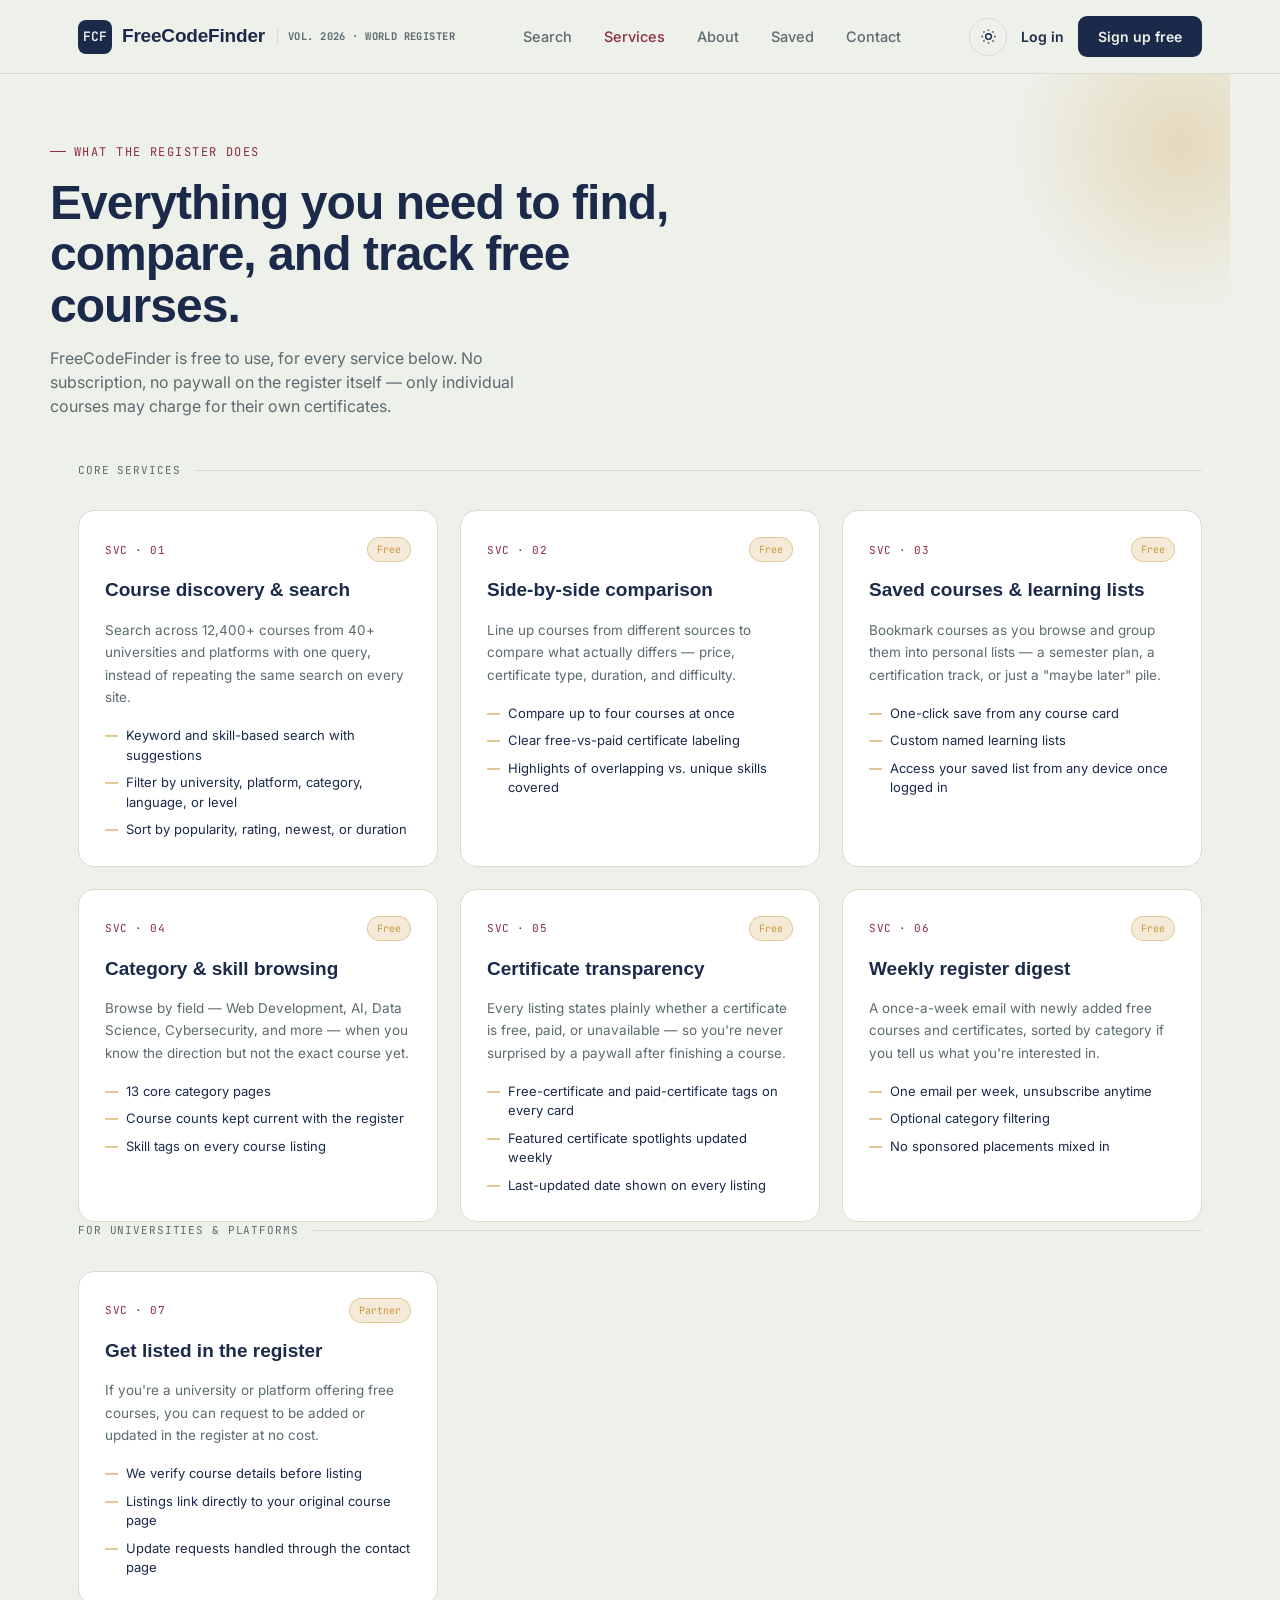
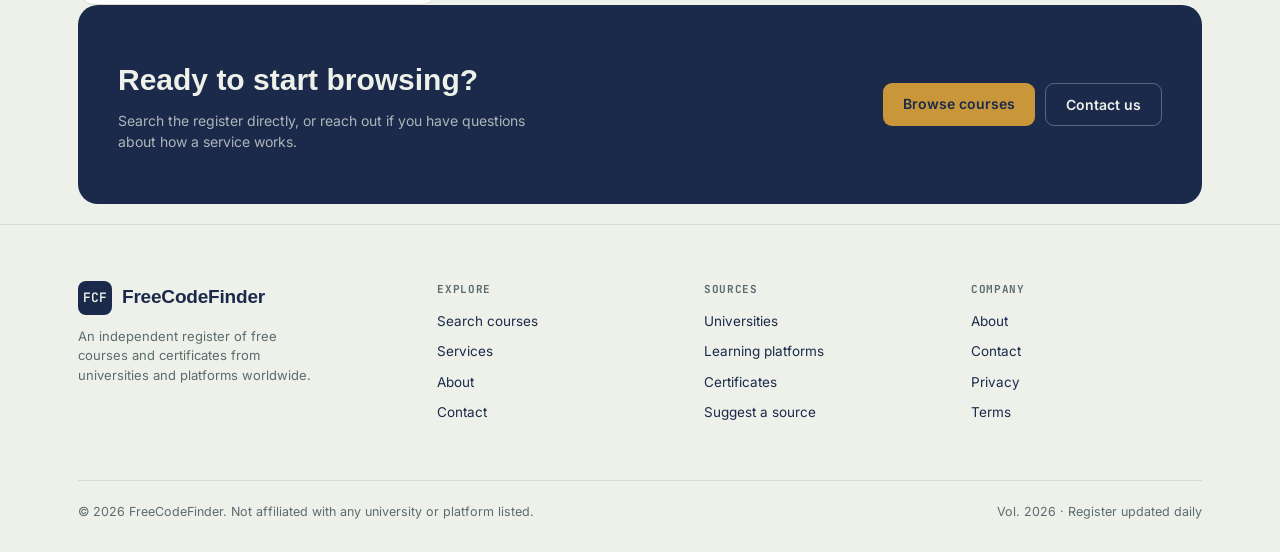
<file: CodeeFree/services.html>
<!DOCTYPE html>
<html lang="en" data-theme="light">
<head>
<meta charset="UTF-8">
<meta name="viewport" content="width=device-width, initial-scale=1.0">
<title>Services — FreeCodeFinder</title>
<link rel="preconnect" href="https://fonts.googleapis.com">
<link rel="preconnect" href="https://fonts.gstatic.com" crossorigin>
<link href="https://fonts.googleapis.com/css2?family=Fraunces:opsz,wght@9..144,400;9..144,500;9..144,600;9..144,700&family=Inter:wght@400;500;600;700&family=JetBrains+Mono:wght@400;500;600&display=swap" rel="stylesheet">
<link rel="stylesheet" href="style.css">
</head>
<body>

<header class="nav">
  <div class="nav-row">
    <div class="brand">
      <div class="brand-mark">FCF</div>
      <span class="brand-word">FreeCodeFinder</span>
      <span class="brand-tag">VOL. 2026 &middot; WORLD REGISTER</span>
    </div>
    <nav class="nav-links">
      <a href="index.html">Search</a>
      <a href="services.html" style="color:var(--crimson)">Services</a>
      <a href="about.html">About</a>
      <a href="saved.html">Saved</a>
      <a href="contact.html">Contact</a>
    </nav>
    <div class="nav-actions">
      <button class="theme-toggle" id="themeToggle" aria-label="Toggle dark mode">
        <svg id="iconSun" viewBox="0 0 24 24" fill="none" stroke="currentColor" stroke-width="2"><circle cx="12" cy="12" r="4"/><path d="M12 2v2M12 20v2M4.9 4.9l1.4 1.4M17.7 17.7l1.4 1.4M2 12h2M20 12h2M4.9 19.1l1.4-1.4M17.7 6.3l1.4-1.4"/></svg>
      </button>
      <a href="login.html" class="btn-ghost">Log in</a>
      <a href="login.html" class="btn btn-primary">Sign up free</a>
      <button class="mobile-toggle" aria-label="Menu">
        <svg width="20" height="20" viewBox="0 0 24 24" fill="none" stroke="currentColor" stroke-width="2"><path d="M3 6h18M3 12h18M3 18h18"/></svg>
      </button>
    </div>
  </div>
</header>

<main>
  <section class="page-header wrap">
    <span class="eyebrow">What the register does</span>
    <h1>Everything you need to find, compare, and track free courses.</h1>
    <p class="lead">FreeCodeFinder is free to use, for every service below. No subscription, no paywall on the register itself — only individual courses may charge for their own certificates.</p>
  </section>

  <section class="wrap">
    <div class="stamp-divider"><span>Core services</span><div class="line"></div></div>
    <div class="service-grid">
      <div class="service-card">
        <div class="service-top"><span class="service-code">SVC · 01</span><span class="service-tag">Free</span></div>
        <h3>Course discovery &amp; search</h3>
        <p>Search across 12,400+ courses from 40+ universities and platforms with one query, instead of repeating the same search on every site.</p>
        <ul class="service-list">
          <li>Keyword and skill-based search with suggestions</li>
          <li>Filter by university, platform, category, language, or level</li>
          <li>Sort by popularity, rating, newest, or duration</li>
        </ul>
      </div>
      <div class="service-card">
        <div class="service-top"><span class="service-code">SVC · 02</span><span class="service-tag">Free</span></div>
        <h3>Side-by-side comparison</h3>
        <p>Line up courses from different sources to compare what actually differs — price, certificate type, duration, and difficulty.</p>
        <ul class="service-list">
          <li>Compare up to four courses at once</li>
          <li>Clear free-vs-paid certificate labeling</li>
          <li>Highlights of overlapping vs. unique skills covered</li>
        </ul>
      </div>
      <div class="service-card">
        <div class="service-top"><span class="service-code">SVC · 03</span><span class="service-tag">Free</span></div>
        <h3>Saved courses &amp; learning lists</h3>
        <p>Bookmark courses as you browse and group them into personal lists — a semester plan, a certification track, or just a "maybe later" pile.</p>
        <ul class="service-list">
          <li>One-click save from any course card</li>
          <li>Custom named learning lists</li>
          <li>Access your saved list from any device once logged in</li>
        </ul>
      </div>
      <div class="service-card">
        <div class="service-top"><span class="service-code">SVC · 04</span><span class="service-tag">Free</span></div>
        <h3>Category &amp; skill browsing</h3>
        <p>Browse by field — Web Development, AI, Data Science, Cybersecurity, and more — when you know the direction but not the exact course yet.</p>
        <ul class="service-list">
          <li>13 core category pages</li>
          <li>Course counts kept current with the register</li>
          <li>Skill tags on every course listing</li>
        </ul>
      </div>
      <div class="service-card">
        <div class="service-top"><span class="service-code">SVC · 05</span><span class="service-tag">Free</span></div>
        <h3>Certificate transparency</h3>
        <p>Every listing states plainly whether a certificate is free, paid, or unavailable — so you're never surprised by a paywall after finishing a course.</p>
        <ul class="service-list">
          <li>Free-certificate and paid-certificate tags on every card</li>
          <li>Featured certificate spotlights updated weekly</li>
          <li>Last-updated date shown on every listing</li>
        </ul>
      </div>
      <div class="service-card">
        <div class="service-top"><span class="service-code">SVC · 06</span><span class="service-tag">Free</span></div>
        <h3>Weekly register digest</h3>
        <p>A once-a-week email with newly added free courses and certificates, sorted by category if you tell us what you're interested in.</p>
        <ul class="service-list">
          <li>One email per week, unsubscribe anytime</li>
          <li>Optional category filtering</li>
          <li>No sponsored placements mixed in</li>
        </ul>
      </div>
    </div>
  </section>

  <section class="wrap">
    <div class="stamp-divider"><span>For universities &amp; platforms</span><div class="line"></div></div>
    <div class="service-grid">
      <div class="service-card">
        <div class="service-top"><span class="service-code">SVC · 07</span><span class="service-tag">Partner</span></div>
        <h3>Get listed in the register</h3>
        <p>If you're a university or platform offering free courses, you can request to be added or updated in the register at no cost.</p>
        <ul class="service-list">
          <li>We verify course details before listing</li>
          <li>Listings link directly to your original course page</li>
          <li>Update requests handled through the contact page</li>
        </ul>
      </div>
    </div>
  </section>

  <section class="wrap">
    <div class="enroll">
      <div>
        <h2>Ready to start browsing?</h2>
        <p>Search the register directly, or reach out if you have questions about how a service works.</p>
      </div>
      <div style="display:flex; gap:10px; flex-wrap:wrap;">
        <a href="index.html" class="btn btn-primary" style="background:var(--gold); color:var(--ink);">Browse courses</a>
        <a href="contact.html" class="btn" style="border:1px solid color-mix(in srgb, var(--paper) 30%, transparent); color:var(--paper);">Contact us</a>
      </div>
    </div>
  </section>
</main>

<footer>
  <div class="wrap">
    <div class="footer-grid">
      <div class="footer-brand">
        <div class="brand"><div class="brand-mark">FCF</div><span class="brand-word">FreeCodeFinder</span></div>
        <p>An independent register of free courses and certificates from universities and platforms worldwide.</p>
      </div>
      <div class="footer-col">
        <h4>Explore</h4>
        <ul><li><a href="index.html">Search courses</a></li><li><a href="services.html">Services</a></li><li><a href="about.html">About</a></li><li><a href="contact.html">Contact</a></li></ul>
      </div>
      <div class="footer-col">
        <h4>Sources</h4>
        <ul><li><a href="#">Universities</a></li><li><a href="#">Learning platforms</a></li><li><a href="#">Certificates</a></li><li><a href="contact.html">Suggest a source</a></li></ul>
      </div>
      <div class="footer-col">
        <h4>Company</h4>
        <ul><li><a href="about.html">About</a></li><li><a href="contact.html">Contact</a></li><li><a href="#">Privacy</a></li><li><a href="#">Terms</a></li></ul>
      </div>
    </div>
    <div class="footer-bottom">
      <span>© 2026 FreeCodeFinder. Not affiliated with any university or platform listed.</span>
      <span>Vol. 2026 · Register updated daily</span>
    </div>
  </div>
</footer>

<script>
  const root = document.documentElement;
  const toggle = document.getElementById('themeToggle');
  const prefersDark = window.matchMedia('(prefers-color-scheme: dark)').matches;
  if(prefersDark){ root.setAttribute('data-theme','dark'); }
  toggle.addEventListener('click', () => {
    const next = root.getAttribute('data-theme') === 'dark' ? 'light' : 'dark';
    root.setAttribute('data-theme', next);
  });
</script>

</body>
</html>
</file>
<file: style.css>
/* ============================================================
   DESIGN TOKENS
   Palette:
     --ink      #1B2A4A  primary navy — headers, nav, dark-mode ground
     --paper    #EEF1EA  cool sage-paper — light-mode ground
     --gold     #C9963A  varsity gold — "free" seals, accents, CTAs
     --crimson  #8B2E3F  crest crimson — secondary accent, hover states
     --slate    #5B6B6F  cool slate — secondary text
   Type:
     Display — Fraunces (headlines, restrained)
     Body    — Inter (everything else)
     Mono    — JetBrains Mono (course codes, stamps, data)
   Signature: the "registrar's index card" — every course renders as a
   library catalog card with a punch-hole, a mono course-code stamp,
   and a circular ink seal for FREE/certificate status.
   ============================================================ */

:root{
  --ink:#1B2A4A;
  --ink-soft:#2A3C63;
  --paper:#EEF1EA;
  --paper-raised:#F7F8F3;
  --gold:#C9963A;
  --gold-soft:#E8C888;
  --crimson:#8B2E3F;
  --slate:#5B6B6F;
  --line:#D7DCCE;
  --text:#1B2A4A;
  --text-secondary:#5B6B6F;
  --card-bg:#FFFFFF;
  --shadow:0 1px 2px rgba(27,42,74,0.06), 0 8px 24px rgba(27,42,74,0.06);
  --radius-card:14px;
  --radius-sm:8px;
  --ff-display: 'Poppins', sans-serif;
  --ff-body: 'Inter', sans-serif;
  --ff-mono: 'JetBrains Mono', monospace;

}
.nav-links.show{
    display:flex;
}

@media(max-width:900px){

    .nav-links{

        display:none;
        flex-direction:column;
        position:absolute;

        top:80px;
        left:0;
        width:100%;

        background:var(--card-bg);

        padding:20px;

        gap:20px;

        box-shadow:var(--shadow);

        z-index:1000;

    }

}

[data-theme="dark"]{
  --ink:#EDF0EA;
  --ink-soft:#C7CDBE;
  --paper:#0e1426;
  --paper-raised:#2e355b;
  --gold:#D9AC55;
  --gold-soft:#8A6E2F;
  --crimson:#C15A6C;
  --slate:#95A0A8;
  --line:#2C3555;
  --text:#EDF0EA;
  --text-secondary:#95A0A8;
  --card-bg:#1A2340;
  --shadow:0 1px 2px rgba(0,0,0,0.3), 0 12px 28px rgba(0,0,0,0.35);
}

*{margin:0;padding:0;box-sizing:border-box;}
html{scroll-behavior:smooth;}
body{
  font-family:var(--ff-body);
  background:var(--paper);
  color:var(--text);
  transition:background .3s ease, color .3s ease;
  line-height:1.5;
}
img{max-width:100%;display:block;}
a{color:inherit;text-decoration:none;}
button{font-family:inherit;cursor:pointer;border:none;background:none;color:inherit;}
ul{list-style:none;}
.wrap{max-width:1180px;margin:0 auto;padding:0 28px;}

@media (prefers-reduced-motion: reduce){
  html{scroll-behavior:auto;}
  *{animation-duration:0.01ms !important; transition-duration:0.01ms !important;}
}

.eyebrow{
  font-family:var(--ff-mono);
  font-size:12px;
  letter-spacing:.12em;
  text-transform:uppercase;
  color:var(--crimson);
  display:inline-flex;
  align-items:center;
  gap:8px;
}
.eyebrow::before{
  content:"";
  width:16px;height:1px;background:var(--crimson);
  display:inline-block;
}

/* ---------- NAV ---------- */
header.nav{
  position:sticky; top:0; z-index:100;
  background:color-mix(in srgb, var(--paper) 88%, transparent);
  backdrop-filter:blur(10px);
  border-bottom:1px solid var(--line);
}
.nav-row{
  display:flex; align-items:center; justify-content:space-between;
  padding:16px 28px; max-width:1180px; margin:0 auto;
}
.brand{display:flex; align-items:center; gap:10px; font-weight:700;}
.brand-mark{
  width:34px;height:34px;border-radius:8px;
  background:var(--ink);color:var(--paper);
  display:flex;align-items:center;justify-content:center;
  font-family:var(--ff-mono); font-size:13px; font-weight:600;
  flex-shrink:0;
}
[data-theme="dark"] .brand-mark{background:var(--gold); color:var(--ink);}
.brand-word{font-family:var(--ff-display); font-size:19px; font-weight:600; letter-spacing:-.01em;}
.brand-tag{display:none;}
@media(min-width:720px){
  .brand-tag{
    display:inline-block; font-family:var(--ff-mono); font-size:10.5px; color:var(--text-secondary);
    border-left:1px solid var(--line); padding-left:10px; margin-left:2px; letter-spacing:.04em;
  }
}
.nav-links{display:none; gap:32px; font-size:14.5px; font-weight:500;}
@media(min-width:920px){.nav-links{display:flex;}}
.nav-links a{color:var(--text-secondary); transition:color .2s;}
.nav-links a:hover{color:var(--crimson);}
.nav-actions{display:flex; align-items:center; gap:14px;}
.theme-toggle{
  width:38px; height:38px; border-radius:50%;
  border:1px solid var(--line);
  display:flex; align-items:center; justify-content:center;
  transition:border-color .2s, transform .2s;
}
.theme-toggle:hover{border-color:var(--gold); transform:rotate(15deg);}
.theme-toggle svg{width:17px;height:17px;}
.btn{
  font-family:var(--ff-body); font-weight:600; font-size:14px;
  padding:10px 20px; border-radius:9px;
  transition:transform .15s ease, box-shadow .15s ease, background .2s;
}
.btn-primary{background:var(--ink); color:var(--paper);}
[data-theme="dark"] .btn-primary{background:var(--gold); color:var(--ink);}
.btn-primary:hover{transform:translateY(-1px); box-shadow:var(--shadow);}
.btn-ghost{display:none; color:var(--text); font-weight:600; font-size:14px;}
@media(min-width:640px){.btn-ghost{display:inline-flex;}}
.mobile-toggle{display:flex; width:38px;height:38px;align-items:center;justify-content:center;}
@media(min-width:920px){.mobile-toggle{display:none;}}

/* ---------- HERO ---------- */
.hero{padding:76px 0 64px; position:relative; overflow:hidden;}
.hero::before{
  content:"";
  position:absolute; top:-120px; right:-140px; width:420px; height:420px; border-radius:50%;
  background:radial-gradient(circle, color-mix(in srgb, var(--gold) 30%, transparent) 0%, transparent 70%);
  pointer-events:none;
}
.hero-inner{position:relative; max-width:760px;}
.hero h1{
  font-family:var(--ff-display);
  font-weight:600;
  font-size:clamp(36px, 6vw, 62px);
  line-height:1.05;
  letter-spacing:-.02em;
  margin:18px 0 20px;
}
.hero h1 em{font-style:italic; color:var(--crimson); font-weight:500;}
.hero p.lead{
  font-size:17px; color:var(--text-secondary); max-width:520px; margin-bottom:34px;
}

.search-panel{
  background:var(--card-bg); border:1px solid var(--line); border-radius:16px;
  padding:10px; box-shadow:var(--shadow); max-width:600px;
  display:flex; gap:8px; align-items:center;
}
.search-panel input{
  flex:1; border:none; outline:none; background:transparent;
  font-family:var(--ff-body); font-size:15px; padding:12px 14px; color:var(--text);
}
.search-panel input::placeholder{color:var(--text-secondary);}
.search-panel button{
  background:var(--crimson); color:#fff; padding:12px 22px; border-radius:11px;
  font-weight:600; font-size:14px; white-space:nowrap; transition:background .2s;
}
.search-panel button:hover{background:color-mix(in srgb, var(--crimson) 85%, black);}

.chip-row{display:flex; flex-wrap:wrap; gap:9px; margin-top:20px;}
.chip{
  font-family:var(--ff-mono); font-size:12px; padding:7px 13px;
  border:1px solid var(--line); border-radius:20px; color:var(--text-secondary);
  transition:border-color .2s, color .2s;
}
.chip:hover{border-color:var(--gold); color:var(--text);}

.ledger-strip{
  display:flex; flex-wrap:wrap; gap:0; margin-top:56px;
  border-top:1px solid var(--line); border-bottom:1px solid var(--line);
}
.ledger-stat{
  flex:1; min-width:150px; padding:20px 24px;
  border-right:1px solid var(--line);
}
.ledger-stat:last-child{border-right:none;}
.ledger-stat .num{font-family:var(--ff-display); font-size:28px; font-weight:600;}
.ledger-stat .label{font-family:var(--ff-mono); font-size:11px; color:var(--text-secondary); text-transform:uppercase; letter-spacing:.06em; margin-top:3px;}

/* ---------- SECTION SCAFFOLDING ---------- */
section{padding:64px 0;}
.section-head{
  display:flex; align-items:flex-end; justify-content:space-between; gap:20px;
  margin-bottom:32px; flex-wrap:wrap;
}
.section-head h2{
  font-family:var(--ff-display); font-size:clamp(24px,3vw,32px); font-weight:600; letter-spacing:-.01em;
  margin-top:8px;
}
.section-link{font-size:13.5px; font-weight:600; color:var(--crimson); display:inline-flex; align-items:center; gap:5px;}
.section-link:hover{text-decoration:underline;}

/* ---------- INDEX CARD (signature element) ---------- */
.card-grid{display:grid; grid-template-columns:repeat(auto-fill, minmax(270px,1fr)); gap:20px;}
.index-card{
  background:var(--card-bg); border:1px solid var(--line); border-radius:var(--radius-card);
  overflow:hidden; position:relative; transition:transform .2s ease, box-shadow .2s ease;
  display:flex; flex-direction:column;
}
.index-card:hover{transform:translateY(-4px); box-shadow:var(--shadow);}
.index-card::before{
  /* punch hole, card-catalog detail */
  content:""; position:absolute; top:14px; left:14px; width:8px; height:8px; border-radius:50%;
  background:var(--paper); border:1px solid var(--line); z-index:2;
}
.card-media{height:140px; background:linear-gradient(135deg, var(--ink-soft), var(--ink)); position:relative;}
.card-code{
  position:absolute; bottom:10px; left:14px;
  font-family:var(--ff-mono); font-size:11px; color:#fff; opacity:.85;
  letter-spacing:.03em;
}
.seal{
  position:absolute; top:12px; right:12px; width:46px; height:46px; border-radius:50%;
  background:var(--gold); color:var(--ink); display:flex; align-items:center; justify-content:center;
  font-family:var(--ff-mono); font-size:9.5px; font-weight:700; text-align:center; line-height:1.15;
  border:2px dashed color-mix(in srgb, var(--ink) 25%, var(--gold));
  transform:rotate(8deg);
}
.card-body{padding:18px 16px 16px; display:flex; flex-direction:column; gap:8px; flex:1;}
.card-source{font-family:var(--ff-mono); font-size:10.5px; color:var(--text-secondary); text-transform:uppercase; letter-spacing:.05em;}
.card-title{font-family:var(--ff-display); font-size:17px; font-weight:600; line-height:1.3;}
.card-meta{display:flex; gap:10px; font-size:12px; color:var(--text-secondary); margin-top:auto; padding-top:10px; border-top:1px dashed var(--line); flex-wrap:wrap;}
.card-meta span{display:flex; align-items:center; gap:4px;}

/* ---------- TRENDING (ranked ledger) ---------- */
.trend-list{display:flex; flex-direction:column; border-top:1px solid var(--line);}
.trend-row{
  display:flex; align-items:center; gap:20px; padding:16px 4px;
  border-bottom:1px solid var(--line); transition:background .2s;
}
.trend-row:hover{background:var(--paper-raised);}
.trend-rank{font-family:var(--ff-display); font-size:22px; color:var(--line); width:34px; flex-shrink:0; font-weight:600;}
[data-theme="dark"] .trend-rank{color:var(--paper-raised);}
.trend-info{flex:1; min-width:0;}
.trend-title{font-weight:600; font-size:14.5px;}
.trend-sub{font-size:12.5px; color:var(--text-secondary); margin-top:2px;}
.trend-badge{
  font-family:var(--ff-mono); font-size:11px; padding:5px 10px; border-radius:20px;
  background:color-mix(in srgb, var(--gold) 20%, transparent); color:var(--gold);
  border:1px solid color-mix(in srgb, var(--gold) 40%, transparent); flex-shrink:0;
}

/* ---------- CATEGORY TABS ---------- */
.cat-grid{display:grid; grid-template-columns:repeat(auto-fill, minmax(200px,1fr)); gap:14px;}
.cat-tile{
  border:1px solid var(--line); border-radius:12px; padding:18px;
  display:flex; flex-direction:column; gap:24px; transition:border-color .2s, transform .2s;
  background:var(--card-bg);
}
.cat-tile:hover{border-color:var(--gold); transform:translateY(-2px);}
.cat-code{font-family:var(--ff-mono); font-size:11px; color:var(--crimson); letter-spacing:.05em;}
.cat-name{font-family:var(--ff-display); font-size:17px; font-weight:600;}
.cat-count{font-size:12px; color:var(--text-secondary); margin-top:auto;}

/* ---------- LOGO ROWS ---------- */
.logo-row{display:flex; flex-wrap:wrap; gap:14px;}
.logo-pill{
  border:1px solid var(--line); border-radius:10px; padding:14px 22px;
  font-family:var(--ff-display); font-size:15px; font-weight:600; color:var(--text-secondary);
  flex:1; min-width:150px; text-align:center; transition:color .2s, border-color .2s;
}
.logo-pill:hover{color:var(--text); border-color:var(--gold);}

/* ---------- RECENTLY ADDED (ledger table) ---------- */
.ledger-table{width:100%; border-collapse:collapse;}
.ledger-table th{
  text-align:left; font-family:var(--ff-mono); font-size:11px; text-transform:uppercase;
  letter-spacing:.06em; color:var(--text-secondary); padding:10px 12px; border-bottom:1px solid var(--line);
}
.ledger-table td{padding:14px 12px; border-bottom:1px solid var(--line); font-size:14px;}
.ledger-table tr:hover td{background:var(--paper-raised);}
.tag-free{
  font-family:var(--ff-mono); font-size:10.5px; padding:4px 9px; border-radius:20px;
  background:color-mix(in srgb, var(--gold) 20%, transparent); color:var(--gold); border:1px solid color-mix(in srgb, var(--gold) 40%, transparent);
}
.tag-paid{
  font-family:var(--ff-mono); font-size:10.5px; padding:4px 9px; border-radius:20px;
  background:color-mix(in srgb, var(--slate) 18%, transparent); color:var(--slate); border:1px solid var(--line);
}
.ledger-table .hide-sm{display:none;}
@media(min-width:680px){.ledger-table .hide-sm{display:table-cell;}}

/* ---------- CERTIFICATES ---------- */
.cert-row{display:grid; grid-template-columns:repeat(auto-fill, minmax(260px,1fr)); gap:20px;}
.cert-card{
  border:1px solid var(--line); border-radius:14px; padding:22px; background:var(--card-bg);
  position:relative; overflow:hidden;
}
.cert-ribbon{
  position:absolute; top:0; right:22px; width:26px; height:44px;
  background:var(--crimson); clip-path:polygon(0 0,100% 0,100% 100%,50% 78%,0 100%);
}
.cert-card h3{font-family:var(--ff-display); font-size:17px; margin:6px 0 6px; padding-right:36px;}
.cert-card p{font-size:13px; color:var(--text-secondary); margin-bottom:14px;}

/* ---------- TESTIMONIALS ---------- */
.testi-grid{display:grid; grid-template-columns:repeat(auto-fill, minmax(280px,1fr)); gap:20px;}
.testi-card{
  border:1px solid var(--line); border-radius:14px; padding:24px; background:var(--card-bg);
  position:relative;
}
.testi-mark{
  font-family:var(--ff-display); font-size:40px; color:var(--gold-soft); line-height:1; margin-bottom:6px;
}
.testi-quote{font-size:14.5px; line-height:1.6; margin-bottom:16px;}
.testi-person{display:flex; align-items:center; gap:10px;}
.testi-avatar{width:34px;height:34px;border-radius:50%; background:var(--ink-soft); flex-shrink:0;}
.testi-name{font-size:13.5px; font-weight:600;}
.testi-role{font-size:12px; color:var(--text-secondary);}

/* ---------- NEWSLETTER ---------- */
.enroll{
  background:var(--ink); color:var(--paper); border-radius:20px; padding:52px 40px;
  display:flex; flex-wrap:wrap; align-items:center; justify-content:space-between; gap:26px;
}
[data-theme="dark"] .enroll{background:var(--paper-raised); border:1px solid var(--line);}
.enroll h2{font-family:var(--ff-display); font-size:clamp(22px,3vw,30px); font-weight:600; max-width:420px;}
.enroll p{color:color-mix(in srgb, var(--paper) 70%, transparent); font-size:14px; margin-top:8px; max-width:420px;}
[data-theme="dark"] .enroll p{color:var(--text-secondary);}
.enroll-form{display:flex; gap:8px; flex-wrap:wrap;}
.enroll-form input{
  padding:13px 16px; border-radius:9px; border:1px solid color-mix(in srgb, var(--paper) 25%, transparent);
  background:color-mix(in srgb, var(--paper) 12%, transparent); color:var(--paper); font-family:var(--ff-body); min-width:220px;
}
[data-theme="dark"] .enroll-form input{color:var(--text); border-color:var(--line);}
.enroll-form input::placeholder{color:color-mix(in srgb, var(--paper) 55%, transparent);}
.enroll-form button{
  background:var(--gold); color:var(--ink); font-weight:700; padding:13px 22px; border-radius:9px; font-size:14px;
}

/* ---------- FOOTER ---------- */
footer{border-top:1px solid var(--line); padding:56px 0 30px; margin-top:20px;}
.footer-grid{display:grid; grid-template-columns:1.4fr repeat(3, 1fr); gap:36px;}
@media(max-width:760px){.footer-grid{grid-template-columns:repeat(2,1fr);}}
.footer-brand p{font-size:13px; color:var(--text-secondary); margin-top:12px; max-width:240px;}
.footer-col h4{font-family:var(--ff-mono); font-size:11px; text-transform:uppercase; letter-spacing:.06em; color:var(--text-secondary); margin-bottom:14px;}
.footer-col li{margin-bottom:10px; font-size:13.5px;}
.footer-col a:hover{color:var(--crimson);}
.footer-bottom{
  display:flex; justify-content:space-between; align-items:center; flex-wrap:wrap; gap:12px;
  margin-top:48px; padding-top:22px; border-top:1px solid var(--line); font-size:12.5px; color:var(--text-secondary);
}

/* ---------- REVEAL ---------- */
.reveal{opacity:0; transform:translateY(14px); transition:opacity .5s ease, transform .5s ease;}
.reveal.in{opacity:1; transform:translateY(0);}

/* ============================================================
   ADDITIONAL COMPONENTS — About / Services / Contact pages
   (built on the same registrar/ledger token system above)
   ============================================================ */

/* ---------- PAGE HEADER (non-home hero) ---------- */
.page-header{padding:60px 0 44px; position:relative; overflow:hidden;}
.page-header::before{
  content:"";
  position:absolute; top:-100px; right:-120px; width:340px; height:340px; border-radius:50%;
  background:radial-gradient(circle, color-mix(in srgb, var(--gold) 26%, transparent) 0%, transparent 70%);
  pointer-events:none;
}
.page-header h1{
  font-family:var(--ff-display); font-weight:600; letter-spacing:-.02em;
  font-size:clamp(30px,5vw,48px); line-height:1.08; margin:16px 0 14px; max-width:680px;
}
.page-header p.lead{font-size:16px; color:var(--text-secondary); max-width:520px;}

/* ---------- STAMP DIVIDER ---------- */
.stamp-divider{display:flex; align-items:center; gap:14px; margin:0 0 32px;}
.stamp-divider .line{flex:1; height:1px; background:var(--line);}
.stamp-divider span{font-family:var(--ff-mono); font-size:11px; color:var(--text-secondary); text-transform:uppercase; letter-spacing:.08em;}

/* ---------- ABOUT: STORY / STATS ---------- */
.story-row{display:grid; grid-template-columns:1.1fr .9fr; gap:48px; align-items:start;}
@media(max-width:800px){.story-row{grid-template-columns:1fr;}}
.story-row p{font-size:15px; color:var(--text-secondary); margin-bottom:16px; line-height:1.7; max-width:560px;}
.story-stats{display:flex; flex-direction:column; gap:0; border-top:1px solid var(--line);}
.story-stat{display:flex; justify-content:space-between; align-items:baseline; padding:16px 4px; border-bottom:1px solid var(--line);}
.story-stat .num{font-family:var(--ff-display); font-size:24px; font-weight:600;}
.story-stat .label{font-family:var(--ff-mono); font-size:11px; color:var(--text-secondary); text-transform:uppercase; letter-spacing:.05em; text-align:right;}

/* ---------- ABOUT: PROCESS TIMELINE (real sequence, numbering justified) ---------- */
.process-list{display:flex; flex-direction:column;}
.process-item{display:grid; grid-template-columns:56px 1fr; gap:20px; padding:26px 0; border-top:1px solid var(--line);}
.process-item:last-child{border-bottom:1px solid var(--line);}
.process-num{font-family:var(--ff-mono); font-size:13px; color:var(--crimson); padding-top:3px;}
.process-item h3{font-family:var(--ff-display); font-size:18px; font-weight:600; margin-bottom:6px;}
.process-item p{font-size:14px; color:var(--text-secondary); max-width:560px; line-height:1.6;}

/* ---------- ABOUT: VALUES ---------- */
.value-grid{display:grid; grid-template-columns:repeat(auto-fill,minmax(240px,1fr)); gap:20px;}
.value-card{border:1px solid var(--line); border-radius:14px; padding:22px; background:var(--card-bg);}
.value-mark{width:38px; height:38px; border-radius:9px; background:var(--ink); color:var(--paper); display:flex; align-items:center; justify-content:center; font-family:var(--ff-mono); font-size:13px; margin-bottom:14px;}
[data-theme="dark"] .value-mark{background:var(--gold); color:var(--ink);}
.value-card h3{font-family:var(--ff-display); font-size:16px; font-weight:600; margin-bottom:8px;}
.value-card p{font-size:13.5px; color:var(--text-secondary); line-height:1.6;}

/* ---------- SERVICES ---------- */
.service-grid{display:grid; grid-template-columns:repeat(auto-fill,minmax(300px,1fr)); gap:22px;}
.service-card{
  border:1px solid var(--line); border-radius:16px; padding:26px; background:var(--card-bg);
  display:flex; flex-direction:column; gap:14px; transition:transform .2s, box-shadow .2s;
}
.service-card:hover{transform:translateY(-4px); box-shadow:var(--shadow);}
.service-top{display:flex; align-items:center; justify-content:space-between;}
.service-code{font-family:var(--ff-mono); font-size:11px; color:var(--crimson); letter-spacing:.05em;}
.service-tag{font-family:var(--ff-mono); font-size:10px; padding:4px 9px; border-radius:20px; background:color-mix(in srgb, var(--gold) 20%, transparent); color:var(--gold); border:1px solid color-mix(in srgb, var(--gold) 40%, transparent);}
.service-card h3{font-family:var(--ff-display); font-size:19px; font-weight:600;}
.service-card p{font-size:13.5px; color:var(--text-secondary); line-height:1.65;}
.service-list{display:flex; flex-direction:column; gap:8px; margin-top:4px;}
.service-list li{font-size:13px; color:var(--text); display:flex; align-items:baseline; gap:8px;}
.service-list li::before{content:"—"; color:var(--gold); flex-shrink:0;}

/* ---------- CONTACT ---------- */
.contact-grid{display:grid; grid-template-columns:1fr 1fr; gap:48px; align-items:start;}
@media(max-width:820px){.contact-grid{grid-template-columns:1fr;}}
.contact-form{display:flex; flex-direction:column; gap:16px;}
.form-row{display:grid; grid-template-columns:1fr 1fr; gap:14px;}
@media(max-width:520px){.form-row{grid-template-columns:1fr;}}
.field label{display:block; font-family:var(--ff-mono); font-size:11px; text-transform:uppercase; letter-spacing:.05em; color:var(--text-secondary); margin-bottom:7px;}
.field input, .field select, .field textarea{
  width:100%; padding:12px 14px; border-radius:9px; border:1px solid var(--line);
  background:var(--card-bg); color:var(--text); font-family:var(--ff-body); font-size:14px; outline:none;
  transition:border-color .2s;
}
.field input:focus, .field select:focus, .field textarea:focus{border-color:var(--gold);}
.field textarea{resize:vertical; min-height:120px;}
.contact-form .btn-primary{align-self:flex-start; padding:13px 26px;}

.contact-info-card{border:1px solid var(--line); border-radius:16px; padding:26px; background:var(--card-bg); margin-bottom:18px;}
.contact-info-card h3{font-family:var(--ff-display); font-size:16px; font-weight:600; margin-bottom:6px;}
.contact-info-card p, .contact-info-card a{font-size:13.5px; color:var(--text-secondary);}
.contact-info-card a:hover{color:var(--crimson);}
.contact-info-row{display:flex; gap:14px; margin-bottom:20px;}
.contact-info-row:last-child{margin-bottom:0;}
.contact-icon{width:36px; height:36px; border-radius:9px; background:var(--paper-raised); border:1px solid var(--line); display:flex; align-items:center; justify-content:center; flex-shrink:0;}
.contact-icon svg{width:16px;height:16px; color:var(--crimson);}

.faq-item{border-top:1px solid var(--line); padding:20px 0;}
.faq-item:last-child{border-bottom:1px solid var(--line);}
.faq-item h4{font-family:var(--ff-display); font-size:15.5px; font-weight:600; margin-bottom:8px;}
.faq-item p{font-size:13.5px; color:var(--text-secondary); line-height:1.6;}

/* ============================================================
   SAVED PAGE — favorites / currently learning / wishlist
   ============================================================ */

.tab-bar{display:flex; gap:6px; border-bottom:1px solid var(--line); margin-bottom:32px; overflow-x:auto;}
.tab-btn{
  font-family:var(--ff-mono); font-size:12.5px; letter-spacing:.04em; text-transform:uppercase;
  padding:12px 6px; margin-right:22px; color:var(--text-secondary); position:relative; white-space:nowrap;
  transition:color .2s;
}
.tab-btn .count{
  display:inline-flex; align-items:center; justify-content:center; min-width:18px; height:18px; padding:0 5px;
  border-radius:20px; background:var(--paper-raised); border:1px solid var(--line); font-size:10px; margin-left:7px;
}
.tab-btn.active{color:var(--text);}
.tab-btn.active::after{content:""; position:absolute; left:0; right:22px; bottom:-1px; height:2px; background:var(--crimson);}
.tab-btn:hover{color:var(--text);}

.tab-panel{display:none;}
.tab-panel.active{display:block;}

.saved-card{position:relative;}
.card-actions{display:flex; gap:8px; padding:0 16px 16px;}
.icon-btn{
  width:32px; height:32px; border-radius:8px; border:1px solid var(--line);
  display:flex; align-items:center; justify-content:center; transition:border-color .2s, color .2s;
  color:var(--text-secondary); flex-shrink:0;
}
.icon-btn:hover{border-color:var(--crimson); color:var(--crimson);}
.icon-btn svg{width:14px; height:14px;}
.move-select{
  flex:1; font-family:var(--ff-mono); font-size:11px; border:1px solid var(--line); border-radius:8px;
  padding:0 10px; background:var(--card-bg); color:var(--text-secondary);
}

.progress-track{height:6px; border-radius:20px; background:var(--paper-raised); border:1px solid var(--line); overflow:hidden; margin:4px 0 2px;}
.progress-fill{height:100%; background:var(--gold); border-radius:20px;}
.progress-label{display:flex; justify-content:space-between; font-family:var(--ff-mono); font-size:10.5px; color:var(--text-secondary);}

.empty-state{
  border:1px dashed var(--line); border-radius:16px; padding:56px 24px; text-align:center;
}
.empty-state .stamp-ring{
  width:56px; height:56px; border-radius:50%; border:2px dashed var(--line); margin:0 auto 18px;
  display:flex; align-items:center; justify-content:center; color:var(--text-secondary); font-family:var(--ff-mono); font-size:11px;
}
.empty-state h3{font-family:var(--ff-display); font-size:18px; font-weight:600; margin-bottom:8px;}
.empty-state p{font-size:13.5px; color:var(--text-secondary); max-width:340px; margin:0 auto 20px;}

/* ============================================================
   LOGIN / SIGN UP — "reader's card" auth panel
   ============================================================ */

.auth-shell{min-height:calc(100vh - 73px); display:grid; grid-template-columns:1fr 1fr;}
@media(max-width:900px){.auth-shell{grid-template-columns:1fr;}}

.auth-visual{
  background:var(--ink); color:var(--paper); padding:64px 56px; display:flex; flex-direction:column; justify-content:space-between;
  position:relative; overflow:hidden;
}
[data-theme="dark"] .auth-visual{background:var(--paper-raised); border-right:1px solid var(--line);}
.auth-visual::before{
  content:""; position:absolute; bottom:-140px; left:-120px; width:360px; height:360px; border-radius:50%;
  background:radial-gradient(circle, color-mix(in srgb, var(--gold) 24%, transparent) 0%, transparent 70%);
}
@media(max-width:900px){.auth-visual{display:none;}}
.auth-visual .eyebrow{color:var(--gold);}
.auth-visual .eyebrow::before{background:var(--gold);}
.auth-visual h2{font-family:var(--ff-display); font-size:clamp(26px,3vw,34px); font-weight:600; line-height:1.2; margin:18px 0 16px; max-width:380px;}
.auth-visual p{font-size:14.5px; color:color-mix(in srgb, var(--paper) 72%, transparent); max-width:360px; line-height:1.6;}
.auth-card-mock{
  border:1px solid color-mix(in srgb, var(--paper) 25%, transparent); border-radius:14px; padding:20px;
  background:color-mix(in srgb, var(--paper) 6%, transparent); position:relative; max-width:320px;
}
.auth-card-mock::before{content:""; position:absolute; top:14px; left:14px; width:8px; height:8px; border-radius:50%; background:var(--ink); border:1px solid color-mix(in srgb, var(--paper) 30%, transparent);}
[data-theme="dark"] .auth-card-mock::before{background:var(--paper-raised);}
.auth-card-mock .row{display:flex; justify-content:space-between; font-family:var(--ff-mono); font-size:11px; padding:7px 0; border-bottom:1px dashed color-mix(in srgb, var(--paper) 22%, transparent);}
.auth-card-mock .row:last-child{border-bottom:none;}
.auth-card-mock .row span:last-child{color:color-mix(in srgb, var(--paper) 65%, transparent);}

.auth-panel{display:flex; align-items:center; justify-content:center; padding:56px 28px;}
.auth-box{width:100%; max-width:400px;}
.auth-tabs{display:flex; gap:4px; background:var(--paper-raised); border:1px solid var(--line); border-radius:11px; padding:4px; margin-bottom:30px;}
.auth-tab{
  flex:1; text-align:center; padding:10px 0; border-radius:8px; font-size:13.5px; font-weight:600;
  color:var(--text-secondary); transition:background .2s, color .2s;
}
.auth-tab.active{background:var(--card-bg); color:var(--text); box-shadow:var(--shadow);}

.auth-form-panel{display:none;}
.auth-form-panel.active{display:block;}
.auth-box h1{font-family:var(--ff-display); font-size:26px; font-weight:600; margin-bottom:6px;}
.auth-box .sub{font-size:13.5px; color:var(--text-secondary); margin-bottom:28px;}

.social-row{display:flex; flex-direction:column; gap:10px; margin-bottom:22px;}
.social-btn{
  display:flex; align-items:center; justify-content:center; gap:10px;
  border:1px solid var(--line); border-radius:10px; padding:11px; font-size:13.5px; font-weight:600;
  background:var(--card-bg); transition:border-color .2s;
}
.social-btn:hover{border-color:var(--gold);}
.social-btn svg{width:16px; height:16px;}

.divider-row{display:flex; align-items:center; gap:12px; margin-bottom:22px;}
.divider-row .line{flex:1; height:1px; background:var(--line);}
.divider-row span{font-family:var(--ff-mono); font-size:10.5px; color:var(--text-secondary); text-transform:uppercase; letter-spacing:.06em;}

.auth-fieldset{display:flex; flex-direction:column; gap:16px;}
.field-row-between{display:flex; justify-content:space-between; align-items:center; font-size:13px;}
.check-row{display:flex; align-items:center; gap:8px; font-size:13px; color:var(--text-secondary);}
.check-row input{width:15px; height:15px; accent-color:var(--crimson);}
.link-accent{color:var(--crimson); font-weight:600;}
.link-accent:hover{text-decoration:underline;}

.pw-strength{display:flex; gap:4px; margin-top:2px;}
.pw-strength span{height:3px; flex:1; border-radius:3px; background:var(--line);}

.auth-switch{text-align:center; font-size:13.5px; color:var(--text-secondary); margin-top:24px;}
</file>
<file: CodeeFree/style.css>
/* ============================================================
   DESIGN TOKENS
   Palette:
     --ink      #1B2A4A  primary navy — headers, nav, dark-mode ground
     --paper    #EEF1EA  cool sage-paper — light-mode ground
     --gold     #C9963A  varsity gold — "free" seals, accents, CTAs
     --crimson  #8B2E3F  crest crimson — secondary accent, hover states
     --slate    #5B6B6F  cool slate — secondary text
   Type:
     Display — Fraunces (headlines, restrained)
     Body    — Inter (everything else)
     Mono    — JetBrains Mono (course codes, stamps, data)
   Signature: the "registrar's index card" — every course renders as a
   library catalog card with a punch-hole, a mono course-code stamp,
   and a circular ink seal for FREE/certificate status.
   ============================================================ */

:root{
  --ink:#1B2A4A;
  --ink-soft:#2A3C63;
  --paper:#EEF1EA;
  --paper-raised:#F7F8F3;
  --gold:#C9963A;
  --gold-soft:#E8C888;
  --crimson:#8B2E3F;
  --slate:#5B6B6F;
  --line:#D7DCCE;
  --text:#1B2A4A;
  --text-secondary:#5B6B6F;
  --card-bg:#FFFFFF;
  --shadow:0 1px 2px rgba(27,42,74,0.06), 0 8px 24px rgba(27,42,74,0.06);
  --radius-card:14px;
  --radius-sm:8px;
  --ff-display: 'Poppins', sans-serif;
  --ff-body: 'Inter', sans-serif;
  --ff-mono: 'JetBrains Mono', monospace;

}
.nav-links.show{
    display:flex;
}

@media(max-width:900px){

    .nav-links{

        display:none;
        flex-direction:column;
        position:absolute;

        top:80px;
        left:0;
        width:100%;

        background:var(--card-bg);

        padding:20px;

        gap:20px;

        box-shadow:var(--shadow);

        z-index:1000;

    }

}

[data-theme="dark"]{
  --ink:#EDF0EA;
  --ink-soft:#C7CDBE;
  --paper:#141B2E;
  --paper-raised:#1C2540;
  --gold:#D9AC55;
  --gold-soft:#8A6E2F;
  --crimson:#C15A6C;
  --slate:#95A0A8;
  --line:#2C3555;
  --text:#EDF0EA;
  --text-secondary:#95A0A8;
  --card-bg:#1A2340;
  --shadow:0 1px 2px rgba(0,0,0,0.3), 0 12px 28px rgba(0,0,0,0.35);
}

*{margin:0;padding:0;box-sizing:border-box;}
html{scroll-behavior:smooth;}
body{
  font-family:var(--ff-body);
  background:var(--paper);
  color:var(--text);
  transition:background .3s ease, color .3s ease;
  line-height:1.5;
}
img{max-width:100%;display:block;}
a{color:inherit;text-decoration:none;}
button{font-family:inherit;cursor:pointer;border:none;background:none;color:inherit;}
ul{list-style:none;}
.wrap{max-width:1180px;margin:0 auto;padding:0 28px;}

@media (prefers-reduced-motion: reduce){
  html{scroll-behavior:auto;}
  *{animation-duration:0.01ms !important; transition-duration:0.01ms !important;}
}

.eyebrow{
  font-family:var(--ff-mono);
  font-size:12px;
  letter-spacing:.12em;
  text-transform:uppercase;
  color:var(--crimson);
  display:inline-flex;
  align-items:center;
  gap:8px;
}
.eyebrow::before{
  content:"";
  width:16px;height:1px;background:var(--crimson);
  display:inline-block;
}

/* ---------- NAV ---------- */
header.nav{
  position:sticky; top:0; z-index:100;
  background:color-mix(in srgb, var(--paper) 88%, transparent);
  backdrop-filter:blur(10px);
  border-bottom:1px solid var(--line);
}
.nav-row{
  display:flex; align-items:center; justify-content:space-between;
  padding:16px 28px; max-width:1180px; margin:0 auto;
}
.brand{display:flex; align-items:center; gap:10px; font-weight:700;}
.brand-mark{
  width:34px;height:34px;border-radius:8px;
  background:var(--ink);color:var(--paper);
  display:flex;align-items:center;justify-content:center;
  font-family:var(--ff-mono); font-size:13px; font-weight:600;
  flex-shrink:0;
}
[data-theme="dark"] .brand-mark{background:var(--gold); color:var(--ink);}
.brand-word{font-family:var(--ff-display); font-size:19px; font-weight:600; letter-spacing:-.01em;}
.brand-tag{display:none;}
@media(min-width:720px){
  .brand-tag{
    display:inline-block; font-family:var(--ff-mono); font-size:10.5px; color:var(--text-secondary);
    border-left:1px solid var(--line); padding-left:10px; margin-left:2px; letter-spacing:.04em;
  }
}
.nav-links{display:none; gap:32px; font-size:14.5px; font-weight:500;}
@media(min-width:920px){.nav-links{display:flex;}}
.nav-links a{color:var(--text-secondary); transition:color .2s;}
.nav-links a:hover{color:var(--crimson);}
.nav-actions{display:flex; align-items:center; gap:14px;}
.theme-toggle{
  width:38px; height:38px; border-radius:50%;
  border:1px solid var(--line);
  display:flex; align-items:center; justify-content:center;
  transition:border-color .2s, transform .2s;
}
.theme-toggle:hover{border-color:var(--gold); transform:rotate(15deg);}
.theme-toggle svg{width:17px;height:17px;}
.btn{
  font-family:var(--ff-body); font-weight:600; font-size:14px;
  padding:10px 20px; border-radius:9px;
  transition:transform .15s ease, box-shadow .15s ease, background .2s;
}
.btn-primary{background:var(--ink); color:var(--paper);}
[data-theme="dark"] .btn-primary{background:var(--gold); color:var(--ink);}
.btn-primary:hover{transform:translateY(-1px); box-shadow:var(--shadow);}
.btn-ghost{display:none; color:var(--text); font-weight:600; font-size:14px;}
@media(min-width:640px){.btn-ghost{display:inline-flex;}}
.mobile-toggle{display:flex; width:38px;height:38px;align-items:center;justify-content:center;}
@media(min-width:920px){.mobile-toggle{display:none;}}

/* ---------- HERO ---------- */
.hero{padding:76px 0 64px; position:relative; overflow:hidden;}
.hero::before{
  content:"";
  position:absolute; top:-120px; right:-140px; width:420px; height:420px; border-radius:50%;
  background:radial-gradient(circle, color-mix(in srgb, var(--gold) 30%, transparent) 0%, transparent 70%);
  pointer-events:none;
}
.hero-inner{position:relative; max-width:760px;}
.hero h1{
  font-family:var(--ff-display);
  font-weight:600;
  font-size:clamp(36px, 6vw, 62px);
  line-height:1.05;
  letter-spacing:-.02em;
  margin:18px 0 20px;
}
.hero h1 em{font-style:italic; color:var(--crimson); font-weight:500;}
.hero p.lead{
  font-size:17px; color:var(--text-secondary); max-width:520px; margin-bottom:34px;
}

.search-panel{
  background:var(--card-bg); border:1px solid var(--line); border-radius:16px;
  padding:10px; box-shadow:var(--shadow); max-width:600px;
  display:flex; gap:8px; align-items:center;
}
.search-panel input{
  flex:1; border:none; outline:none; background:transparent;
  font-family:var(--ff-body); font-size:15px; padding:12px 14px; color:var(--text);
}
.search-panel input::placeholder{color:var(--text-secondary);}
.search-panel button{
  background:var(--crimson); color:#fff; padding:12px 22px; border-radius:11px;
  font-weight:600; font-size:14px; white-space:nowrap; transition:background .2s;
}
.search-panel button:hover{background:color-mix(in srgb, var(--crimson) 85%, black);}

.chip-row{display:flex; flex-wrap:wrap; gap:9px; margin-top:20px;}
.chip{
  font-family:var(--ff-mono); font-size:12px; padding:7px 13px;
  border:1px solid var(--line); border-radius:20px; color:var(--text-secondary);
  transition:border-color .2s, color .2s;
}
.chip:hover{border-color:var(--gold); color:var(--text);}

.ledger-strip{
  display:flex; flex-wrap:wrap; gap:0; margin-top:56px;
  border-top:1px solid var(--line); border-bottom:1px solid var(--line);
}
.ledger-stat{
  flex:1; min-width:150px; padding:20px 24px;
  border-right:1px solid var(--line);
}
.ledger-stat:last-child{border-right:none;}
.ledger-stat .num{font-family:var(--ff-display); font-size:28px; font-weight:600;}
.ledger-stat .label{font-family:var(--ff-mono); font-size:11px; color:var(--text-secondary); text-transform:uppercase; letter-spacing:.06em; margin-top:3px;}

/* ---------- SECTION SCAFFOLDING ---------- */
section{padding:64px 0;}
.section-head{
  display:flex; align-items:flex-end; justify-content:space-between; gap:20px;
  margin-bottom:32px; flex-wrap:wrap;
}
.section-head h2{
  font-family:var(--ff-display); font-size:clamp(24px,3vw,32px); font-weight:600; letter-spacing:-.01em;
  margin-top:8px;
}
.section-link{font-size:13.5px; font-weight:600; color:var(--crimson); display:inline-flex; align-items:center; gap:5px;}
.section-link:hover{text-decoration:underline;}

/* ---------- INDEX CARD (signature element) ---------- */
.card-grid{display:grid; grid-template-columns:repeat(auto-fill, minmax(270px,1fr)); gap:20px;}
.index-card{
  background:var(--card-bg); border:1px solid var(--line); border-radius:var(--radius-card);
  overflow:hidden; position:relative; transition:transform .2s ease, box-shadow .2s ease;
  display:flex; flex-direction:column;
}
.index-card:hover{transform:translateY(-4px); box-shadow:var(--shadow);}
.index-card::before{
  /* punch hole, card-catalog detail */
  content:""; position:absolute; top:14px; left:14px; width:8px; height:8px; border-radius:50%;
  background:var(--paper); border:1px solid var(--line); z-index:2;
}
.card-media{height:140px; background:linear-gradient(135deg, var(--ink-soft), var(--ink)); position:relative;}
.card-code{
  position:absolute; bottom:10px; left:14px;
  font-family:var(--ff-mono); font-size:11px; color:#fff; opacity:.85;
  letter-spacing:.03em;
}
.seal{
  position:absolute; top:12px; right:12px; width:46px; height:46px; border-radius:50%;
  background:var(--gold); color:var(--ink); display:flex; align-items:center; justify-content:center;
  font-family:var(--ff-mono); font-size:9.5px; font-weight:700; text-align:center; line-height:1.15;
  border:2px dashed color-mix(in srgb, var(--ink) 25%, var(--gold));
  transform:rotate(8deg);
}
.card-body{padding:18px 16px 16px; display:flex; flex-direction:column; gap:8px; flex:1;}
.card-source{font-family:var(--ff-mono); font-size:10.5px; color:var(--text-secondary); text-transform:uppercase; letter-spacing:.05em;}
.card-title{font-family:var(--ff-display); font-size:17px; font-weight:600; line-height:1.3;}
.card-meta{display:flex; gap:10px; font-size:12px; color:var(--text-secondary); margin-top:auto; padding-top:10px; border-top:1px dashed var(--line); flex-wrap:wrap;}
.card-meta span{display:flex; align-items:center; gap:4px;}

/* ---------- TRENDING (ranked ledger) ---------- */
.trend-list{display:flex; flex-direction:column; border-top:1px solid var(--line);}
.trend-row{
  display:flex; align-items:center; gap:20px; padding:16px 4px;
  border-bottom:1px solid var(--line); transition:background .2s;
}
.trend-row:hover{background:var(--paper-raised);}
.trend-rank{font-family:var(--ff-display); font-size:22px; color:var(--line); width:34px; flex-shrink:0; font-weight:600;}
[data-theme="dark"] .trend-rank{color:var(--paper-raised);}
.trend-info{flex:1; min-width:0;}
.trend-title{font-weight:600; font-size:14.5px;}
.trend-sub{font-size:12.5px; color:var(--text-secondary); margin-top:2px;}
.trend-badge{
  font-family:var(--ff-mono); font-size:11px; padding:5px 10px; border-radius:20px;
  background:color-mix(in srgb, var(--gold) 20%, transparent); color:var(--gold);
  border:1px solid color-mix(in srgb, var(--gold) 40%, transparent); flex-shrink:0;
}

/* ---------- CATEGORY TABS ---------- */
.cat-grid{display:grid; grid-template-columns:repeat(auto-fill, minmax(200px,1fr)); gap:14px;}
.cat-tile{
  border:1px solid var(--line); border-radius:12px; padding:18px;
  display:flex; flex-direction:column; gap:24px; transition:border-color .2s, transform .2s;
  background:var(--card-bg);
}
.cat-tile:hover{border-color:var(--gold); transform:translateY(-2px);}
.cat-code{font-family:var(--ff-mono); font-size:11px; color:var(--crimson); letter-spacing:.05em;}
.cat-name{font-family:var(--ff-display); font-size:17px; font-weight:600;}
.cat-count{font-size:12px; color:var(--text-secondary); margin-top:auto;}

/* ---------- LOGO ROWS ---------- */
.logo-row{display:flex; flex-wrap:wrap; gap:14px;}
.logo-pill{
  border:1px solid var(--line); border-radius:10px; padding:14px 22px;
  font-family:var(--ff-display); font-size:15px; font-weight:600; color:var(--text-secondary);
  flex:1; min-width:150px; text-align:center; transition:color .2s, border-color .2s;
}
.logo-pill:hover{color:var(--text); border-color:var(--gold);}

/* ---------- RECENTLY ADDED (ledger table) ---------- */
.ledger-table{width:100%; border-collapse:collapse;}
.ledger-table th{
  text-align:left; font-family:var(--ff-mono); font-size:11px; text-transform:uppercase;
  letter-spacing:.06em; color:var(--text-secondary); padding:10px 12px; border-bottom:1px solid var(--line);
}
.ledger-table td{padding:14px 12px; border-bottom:1px solid var(--line); font-size:14px;}
.ledger-table tr:hover td{background:var(--paper-raised);}
.tag-free{
  font-family:var(--ff-mono); font-size:10.5px; padding:4px 9px; border-radius:20px;
  background:color-mix(in srgb, var(--gold) 20%, transparent); color:var(--gold); border:1px solid color-mix(in srgb, var(--gold) 40%, transparent);
}
.tag-paid{
  font-family:var(--ff-mono); font-size:10.5px; padding:4px 9px; border-radius:20px;
  background:color-mix(in srgb, var(--slate) 18%, transparent); color:var(--slate); border:1px solid var(--line);
}
.ledger-table .hide-sm{display:none;}
@media(min-width:680px){.ledger-table .hide-sm{display:table-cell;}}

/* ---------- CERTIFICATES ---------- */
.cert-row{display:grid; grid-template-columns:repeat(auto-fill, minmax(260px,1fr)); gap:20px;}
.cert-card{
  border:1px solid var(--line); border-radius:14px; padding:22px; background:var(--card-bg);
  position:relative; overflow:hidden;
}
.cert-ribbon{
  position:absolute; top:0; right:22px; width:26px; height:44px;
  background:var(--crimson); clip-path:polygon(0 0,100% 0,100% 100%,50% 78%,0 100%);
}
.cert-card h3{font-family:var(--ff-display); font-size:17px; margin:6px 0 6px; padding-right:36px;}
.cert-card p{font-size:13px; color:var(--text-secondary); margin-bottom:14px;}

/* ---------- TESTIMONIALS ---------- */
.testi-grid{display:grid; grid-template-columns:repeat(auto-fill, minmax(280px,1fr)); gap:20px;}
.testi-card{
  border:1px solid var(--line); border-radius:14px; padding:24px; background:var(--card-bg);
  position:relative;
}
.testi-mark{
  font-family:var(--ff-display); font-size:40px; color:var(--gold-soft); line-height:1; margin-bottom:6px;
}
.testi-quote{font-size:14.5px; line-height:1.6; margin-bottom:16px;}
.testi-person{display:flex; align-items:center; gap:10px;}
.testi-avatar{width:34px;height:34px;border-radius:50%; background:var(--ink-soft); flex-shrink:0;}
.testi-name{font-size:13.5px; font-weight:600;}
.testi-role{font-size:12px; color:var(--text-secondary);}

/* ---------- NEWSLETTER ---------- */
.enroll{
  background:var(--ink); color:var(--paper); border-radius:20px; padding:52px 40px;
  display:flex; flex-wrap:wrap; align-items:center; justify-content:space-between; gap:26px;
}
[data-theme="dark"] .enroll{background:var(--paper-raised); border:1px solid var(--line);}
.enroll h2{font-family:var(--ff-display); font-size:clamp(22px,3vw,30px); font-weight:600; max-width:420px;}
.enroll p{color:color-mix(in srgb, var(--paper) 70%, transparent); font-size:14px; margin-top:8px; max-width:420px;}
[data-theme="dark"] .enroll p{color:var(--text-secondary);}
.enroll-form{display:flex; gap:8px; flex-wrap:wrap;}
.enroll-form input{
  padding:13px 16px; border-radius:9px; border:1px solid color-mix(in srgb, var(--paper) 25%, transparent);
  background:color-mix(in srgb, var(--paper) 12%, transparent); color:var(--paper); font-family:var(--ff-body); min-width:220px;
}
[data-theme="dark"] .enroll-form input{color:var(--text); border-color:var(--line);}
.enroll-form input::placeholder{color:color-mix(in srgb, var(--paper) 55%, transparent);}
.enroll-form button{
  background:var(--gold); color:var(--ink); font-weight:700; padding:13px 22px; border-radius:9px; font-size:14px;
}

/* ---------- FOOTER ---------- */
footer{border-top:1px solid var(--line); padding:56px 0 30px; margin-top:20px;}
.footer-grid{display:grid; grid-template-columns:1.4fr repeat(3, 1fr); gap:36px;}
@media(max-width:760px){.footer-grid{grid-template-columns:repeat(2,1fr);}}
.footer-brand p{font-size:13px; color:var(--text-secondary); margin-top:12px; max-width:240px;}
.footer-col h4{font-family:var(--ff-mono); font-size:11px; text-transform:uppercase; letter-spacing:.06em; color:var(--text-secondary); margin-bottom:14px;}
.footer-col li{margin-bottom:10px; font-size:13.5px;}
.footer-col a:hover{color:var(--crimson);}
.footer-bottom{
  display:flex; justify-content:space-between; align-items:center; flex-wrap:wrap; gap:12px;
  margin-top:48px; padding-top:22px; border-top:1px solid var(--line); font-size:12.5px; color:var(--text-secondary);
}

/* ---------- REVEAL ---------- */
.reveal{opacity:0; transform:translateY(14px); transition:opacity .5s ease, transform .5s ease;}
.reveal.in{opacity:1; transform:translateY(0);}

/* ============================================================
   ADDITIONAL COMPONENTS — About / Services / Contact pages
   (built on the same registrar/ledger token system above)
   ============================================================ */

/* ---------- PAGE HEADER (non-home hero) ---------- */
.page-header{padding:60px 0 44px; position:relative; overflow:hidden;}
.page-header::before{
  content:"";
  position:absolute; top:-100px; right:-120px; width:340px; height:340px; border-radius:50%;
  background:radial-gradient(circle, color-mix(in srgb, var(--gold) 26%, transparent) 0%, transparent 70%);
  pointer-events:none;
}
.page-header h1{
  font-family:var(--ff-display); font-weight:600; letter-spacing:-.02em;
  font-size:clamp(30px,5vw,48px); line-height:1.08; margin:16px 0 14px; max-width:680px;
}
.page-header p.lead{font-size:16px; color:var(--text-secondary); max-width:520px;}

/* ---------- STAMP DIVIDER ---------- */
.stamp-divider{display:flex; align-items:center; gap:14px; margin:0 0 32px;}
.stamp-divider .line{flex:1; height:1px; background:var(--line);}
.stamp-divider span{font-family:var(--ff-mono); font-size:11px; color:var(--text-secondary); text-transform:uppercase; letter-spacing:.08em;}

/* ---------- ABOUT: STORY / STATS ---------- */
.story-row{display:grid; grid-template-columns:1.1fr .9fr; gap:48px; align-items:start;}
@media(max-width:800px){.story-row{grid-template-columns:1fr;}}
.story-row p{font-size:15px; color:var(--text-secondary); margin-bottom:16px; line-height:1.7; max-width:560px;}
.story-stats{display:flex; flex-direction:column; gap:0; border-top:1px solid var(--line);}
.story-stat{display:flex; justify-content:space-between; align-items:baseline; padding:16px 4px; border-bottom:1px solid var(--line);}
.story-stat .num{font-family:var(--ff-display); font-size:24px; font-weight:600;}
.story-stat .label{font-family:var(--ff-mono); font-size:11px; color:var(--text-secondary); text-transform:uppercase; letter-spacing:.05em; text-align:right;}

/* ---------- ABOUT: PROCESS TIMELINE (real sequence, numbering justified) ---------- */
.process-list{display:flex; flex-direction:column;}
.process-item{display:grid; grid-template-columns:56px 1fr; gap:20px; padding:26px 0; border-top:1px solid var(--line);}
.process-item:last-child{border-bottom:1px solid var(--line);}
.process-num{font-family:var(--ff-mono); font-size:13px; color:var(--crimson); padding-top:3px;}
.process-item h3{font-family:var(--ff-display); font-size:18px; font-weight:600; margin-bottom:6px;}
.process-item p{font-size:14px; color:var(--text-secondary); max-width:560px; line-height:1.6;}

/* ---------- ABOUT: VALUES ---------- */
.value-grid{display:grid; grid-template-columns:repeat(auto-fill,minmax(240px,1fr)); gap:20px;}
.value-card{border:1px solid var(--line); border-radius:14px; padding:22px; background:var(--card-bg);}
.value-mark{width:38px; height:38px; border-radius:9px; background:var(--ink); color:var(--paper); display:flex; align-items:center; justify-content:center; font-family:var(--ff-mono); font-size:13px; margin-bottom:14px;}
[data-theme="dark"] .value-mark{background:var(--gold); color:var(--ink);}
.value-card h3{font-family:var(--ff-display); font-size:16px; font-weight:600; margin-bottom:8px;}
.value-card p{font-size:13.5px; color:var(--text-secondary); line-height:1.6;}

/* ---------- SERVICES ---------- */
.service-grid{display:grid; grid-template-columns:repeat(auto-fill,minmax(300px,1fr)); gap:22px;}
.service-card{
  border:1px solid var(--line); border-radius:16px; padding:26px; background:var(--card-bg);
  display:flex; flex-direction:column; gap:14px; transition:transform .2s, box-shadow .2s;
}
.service-card:hover{transform:translateY(-4px); box-shadow:var(--shadow);}
.service-top{display:flex; align-items:center; justify-content:space-between;}
.service-code{font-family:var(--ff-mono); font-size:11px; color:var(--crimson); letter-spacing:.05em;}
.service-tag{font-family:var(--ff-mono); font-size:10px; padding:4px 9px; border-radius:20px; background:color-mix(in srgb, var(--gold) 20%, transparent); color:var(--gold); border:1px solid color-mix(in srgb, var(--gold) 40%, transparent);}
.service-card h3{font-family:var(--ff-display); font-size:19px; font-weight:600;}
.service-card p{font-size:13.5px; color:var(--text-secondary); line-height:1.65;}
.service-list{display:flex; flex-direction:column; gap:8px; margin-top:4px;}
.service-list li{font-size:13px; color:var(--text); display:flex; align-items:baseline; gap:8px;}
.service-list li::before{content:"—"; color:var(--gold); flex-shrink:0;}

/* ---------- CONTACT ---------- */
.contact-grid{display:grid; grid-template-columns:1fr 1fr; gap:48px; align-items:start;}
@media(max-width:820px){.contact-grid{grid-template-columns:1fr;}}
.contact-form{display:flex; flex-direction:column; gap:16px;}
.form-row{display:grid; grid-template-columns:1fr 1fr; gap:14px;}
@media(max-width:520px){.form-row{grid-template-columns:1fr;}}
.field label{display:block; font-family:var(--ff-mono); font-size:11px; text-transform:uppercase; letter-spacing:.05em; color:var(--text-secondary); margin-bottom:7px;}
.field input, .field select, .field textarea{
  width:100%; padding:12px 14px; border-radius:9px; border:1px solid var(--line);
  background:var(--card-bg); color:var(--text); font-family:var(--ff-body); font-size:14px; outline:none;
  transition:border-color .2s;
}
.field input:focus, .field select:focus, .field textarea:focus{border-color:var(--gold);}
.field textarea{resize:vertical; min-height:120px;}
.contact-form .btn-primary{align-self:flex-start; padding:13px 26px;}

.contact-info-card{border:1px solid var(--line); border-radius:16px; padding:26px; background:var(--card-bg); margin-bottom:18px;}
.contact-info-card h3{font-family:var(--ff-display); font-size:16px; font-weight:600; margin-bottom:6px;}
.contact-info-card p, .contact-info-card a{font-size:13.5px; color:var(--text-secondary);}
.contact-info-card a:hover{color:var(--crimson);}
.contact-info-row{display:flex; gap:14px; margin-bottom:20px;}
.contact-info-row:last-child{margin-bottom:0;}
.contact-icon{width:36px; height:36px; border-radius:9px; background:var(--paper-raised); border:1px solid var(--line); display:flex; align-items:center; justify-content:center; flex-shrink:0;}
.contact-icon svg{width:16px;height:16px; color:var(--crimson);}

.faq-item{border-top:1px solid var(--line); padding:20px 0;}
.faq-item:last-child{border-bottom:1px solid var(--line);}
.faq-item h4{font-family:var(--ff-display); font-size:15.5px; font-weight:600; margin-bottom:8px;}
.faq-item p{font-size:13.5px; color:var(--text-secondary); line-height:1.6;}

/* ============================================================
   SAVED PAGE — favorites / currently learning / wishlist
   ============================================================ */

.tab-bar{display:flex; gap:6px; border-bottom:1px solid var(--line); margin-bottom:32px; overflow-x:auto;}
.tab-btn{
  font-family:var(--ff-mono); font-size:12.5px; letter-spacing:.04em; text-transform:uppercase;
  padding:12px 6px; margin-right:22px; color:var(--text-secondary); position:relative; white-space:nowrap;
  transition:color .2s;
}
.tab-btn .count{
  display:inline-flex; align-items:center; justify-content:center; min-width:18px; height:18px; padding:0 5px;
  border-radius:20px; background:var(--paper-raised); border:1px solid var(--line); font-size:10px; margin-left:7px;
}
.tab-btn.active{color:var(--text);}
.tab-btn.active::after{content:""; position:absolute; left:0; right:22px; bottom:-1px; height:2px; background:var(--crimson);}
.tab-btn:hover{color:var(--text);}

.tab-panel{display:none;}
.tab-panel.active{display:block;}

.saved-card{position:relative;}
.card-actions{display:flex; gap:8px; padding:0 16px 16px;}
.icon-btn{
  width:32px; height:32px; border-radius:8px; border:1px solid var(--line);
  display:flex; align-items:center; justify-content:center; transition:border-color .2s, color .2s;
  color:var(--text-secondary); flex-shrink:0;
}
.icon-btn:hover{border-color:var(--crimson); color:var(--crimson);}
.icon-btn svg{width:14px; height:14px;}
.move-select{
  flex:1; font-family:var(--ff-mono); font-size:11px; border:1px solid var(--line); border-radius:8px;
  padding:0 10px; background:var(--card-bg); color:var(--text-secondary);
}

.progress-track{height:6px; border-radius:20px; background:var(--paper-raised); border:1px solid var(--line); overflow:hidden; margin:4px 0 2px;}
.progress-fill{height:100%; background:var(--gold); border-radius:20px;}
.progress-label{display:flex; justify-content:space-between; font-family:var(--ff-mono); font-size:10.5px; color:var(--text-secondary);}

.empty-state{
  border:1px dashed var(--line); border-radius:16px; padding:56px 24px; text-align:center;
}
.empty-state .stamp-ring{
  width:56px; height:56px; border-radius:50%; border:2px dashed var(--line); margin:0 auto 18px;
  display:flex; align-items:center; justify-content:center; color:var(--text-secondary); font-family:var(--ff-mono); font-size:11px;
}
.empty-state h3{font-family:var(--ff-display); font-size:18px; font-weight:600; margin-bottom:8px;}
.empty-state p{font-size:13.5px; color:var(--text-secondary); max-width:340px; margin:0 auto 20px;}

/* ============================================================
   LOGIN / SIGN UP — "reader's card" auth panel
   ============================================================ */

.auth-shell{min-height:calc(100vh - 73px); display:grid; grid-template-columns:1fr 1fr;}
@media(max-width:900px){.auth-shell{grid-template-columns:1fr;}}

.auth-visual{
  background:var(--ink); color:var(--paper); padding:64px 56px; display:flex; flex-direction:column; justify-content:space-between;
  position:relative; overflow:hidden;
}
[data-theme="dark"] .auth-visual{background:var(--paper-raised); border-right:1px solid var(--line);}
.auth-visual::before{
  content:""; position:absolute; bottom:-140px; left:-120px; width:360px; height:360px; border-radius:50%;
  background:radial-gradient(circle, color-mix(in srgb, var(--gold) 24%, transparent) 0%, transparent 70%);
}
@media(max-width:900px){.auth-visual{display:none;}}
.auth-visual .eyebrow{color:var(--gold);}
.auth-visual .eyebrow::before{background:var(--gold);}
.auth-visual h2{font-family:var(--ff-display); font-size:clamp(26px,3vw,34px); font-weight:600; line-height:1.2; margin:18px 0 16px; max-width:380px;}
.auth-visual p{font-size:14.5px; color:color-mix(in srgb, var(--paper) 72%, transparent); max-width:360px; line-height:1.6;}
.auth-card-mock{
  border:1px solid color-mix(in srgb, var(--paper) 25%, transparent); border-radius:14px; padding:20px;
  background:color-mix(in srgb, var(--paper) 6%, transparent); position:relative; max-width:320px;
}
.auth-card-mock::before{content:""; position:absolute; top:14px; left:14px; width:8px; height:8px; border-radius:50%; background:var(--ink); border:1px solid color-mix(in srgb, var(--paper) 30%, transparent);}
[data-theme="dark"] .auth-card-mock::before{background:var(--paper-raised);}
.auth-card-mock .row{display:flex; justify-content:space-between; font-family:var(--ff-mono); font-size:11px; padding:7px 0; border-bottom:1px dashed color-mix(in srgb, var(--paper) 22%, transparent);}
.auth-card-mock .row:last-child{border-bottom:none;}
.auth-card-mock .row span:last-child{color:color-mix(in srgb, var(--paper) 65%, transparent);}

.auth-panel{display:flex; align-items:center; justify-content:center; padding:56px 28px;}
.auth-box{width:100%; max-width:400px;}
.auth-tabs{display:flex; gap:4px; background:var(--paper-raised); border:1px solid var(--line); border-radius:11px; padding:4px; margin-bottom:30px;}
.auth-tab{
  flex:1; text-align:center; padding:10px 0; border-radius:8px; font-size:13.5px; font-weight:600;
  color:var(--text-secondary); transition:background .2s, color .2s;
}
.auth-tab.active{background:var(--card-bg); color:var(--text); box-shadow:var(--shadow);}

.auth-form-panel{display:none;}
.auth-form-panel.active{display:block;}
.auth-box h1{font-family:var(--ff-display); font-size:26px; font-weight:600; margin-bottom:6px;}
.auth-box .sub{font-size:13.5px; color:var(--text-secondary); margin-bottom:28px;}

.social-row{display:flex; flex-direction:column; gap:10px; margin-bottom:22px;}
.social-btn{
  display:flex; align-items:center; justify-content:center; gap:10px;
  border:1px solid var(--line); border-radius:10px; padding:11px; font-size:13.5px; font-weight:600;
  background:var(--card-bg); transition:border-color .2s;
}
.social-btn:hover{border-color:var(--gold);}
.social-btn svg{width:16px; height:16px;}

.divider-row{display:flex; align-items:center; gap:12px; margin-bottom:22px;}
.divider-row .line{flex:1; height:1px; background:var(--line);}
.divider-row span{font-family:var(--ff-mono); font-size:10.5px; color:var(--text-secondary); text-transform:uppercase; letter-spacing:.06em;}

.auth-fieldset{display:flex; flex-direction:column; gap:16px;}
.field-row-between{display:flex; justify-content:space-between; align-items:center; font-size:13px;}
.check-row{display:flex; align-items:center; gap:8px; font-size:13px; color:var(--text-secondary);}
.check-row input{width:15px; height:15px; accent-color:var(--crimson);}
.link-accent{color:var(--crimson); font-weight:600;}
.link-accent:hover{text-decoration:underline;}

.pw-strength{display:flex; gap:4px; margin-top:2px;}
.pw-strength span{height:3px; flex:1; border-radius:3px; background:var(--line);}

.auth-switch{text-align:center; font-size:13.5px; color:var(--text-secondary); margin-top:24px;}
</file>
